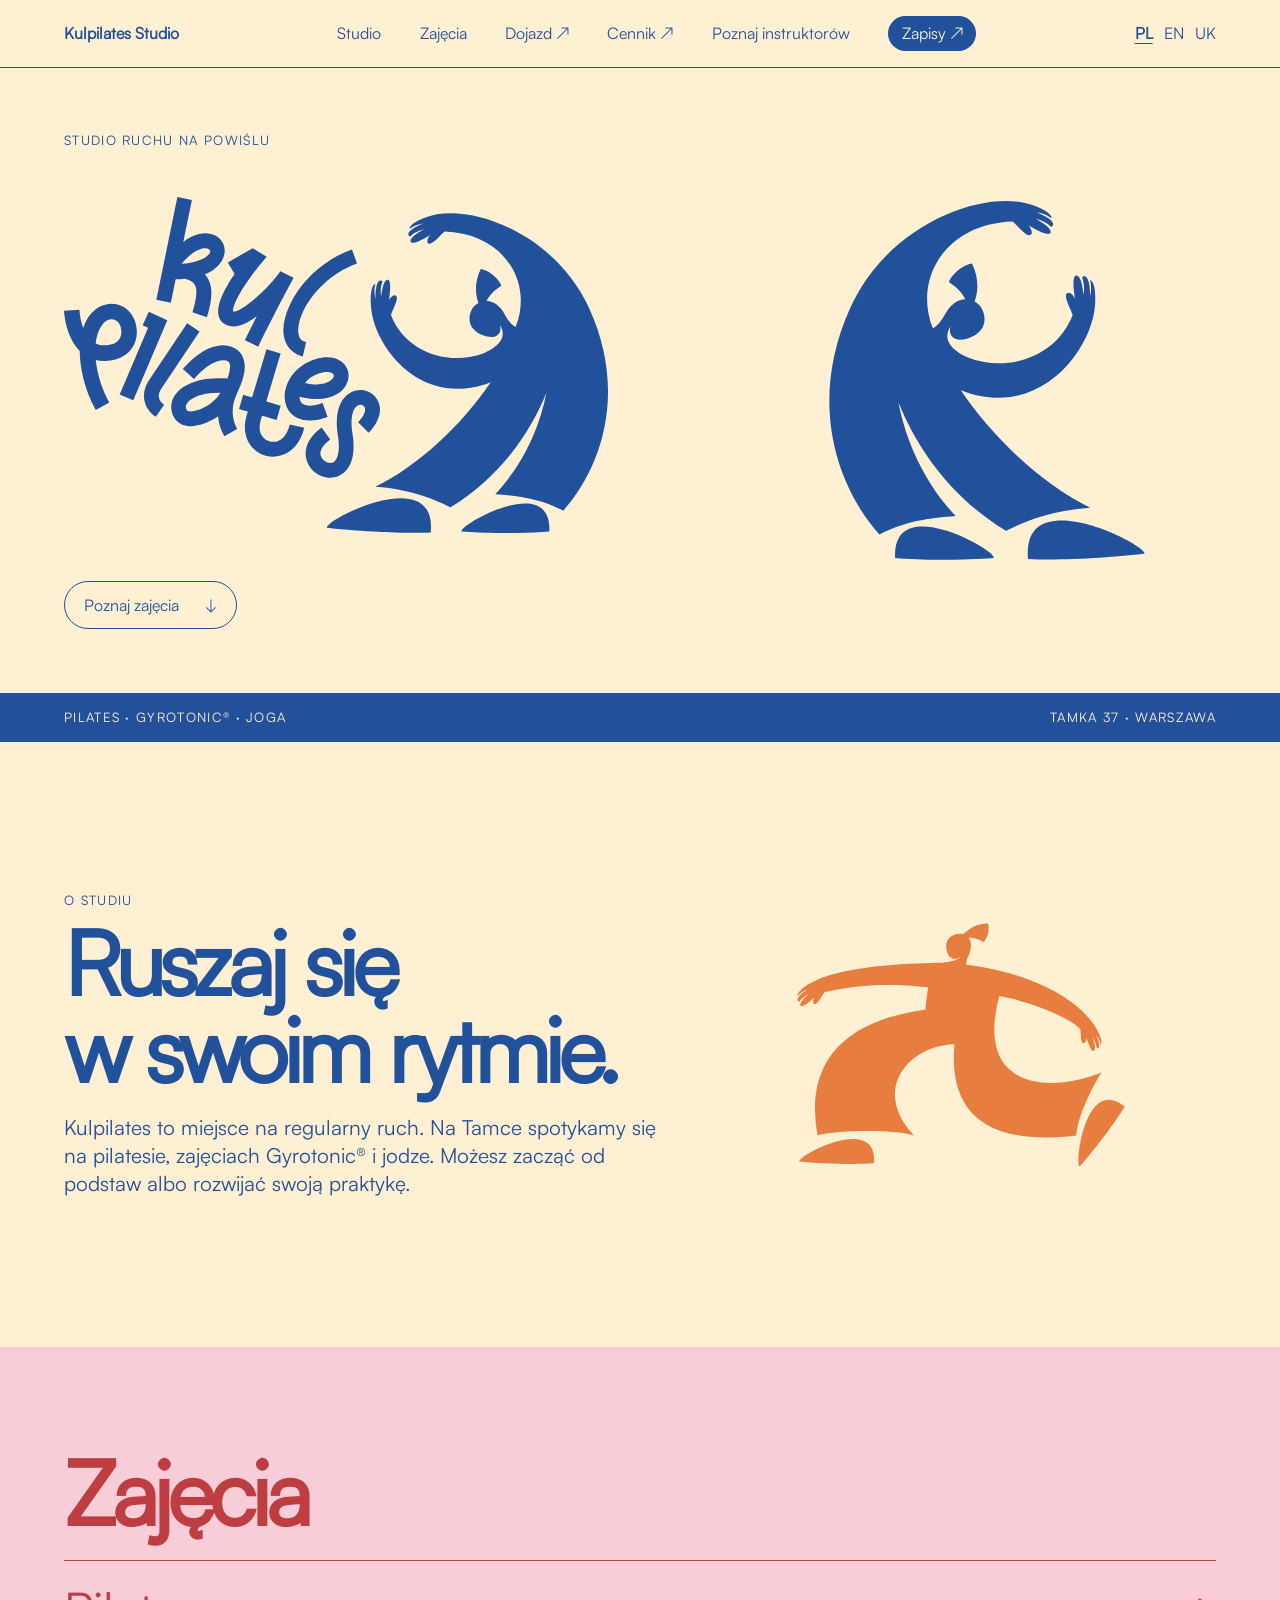
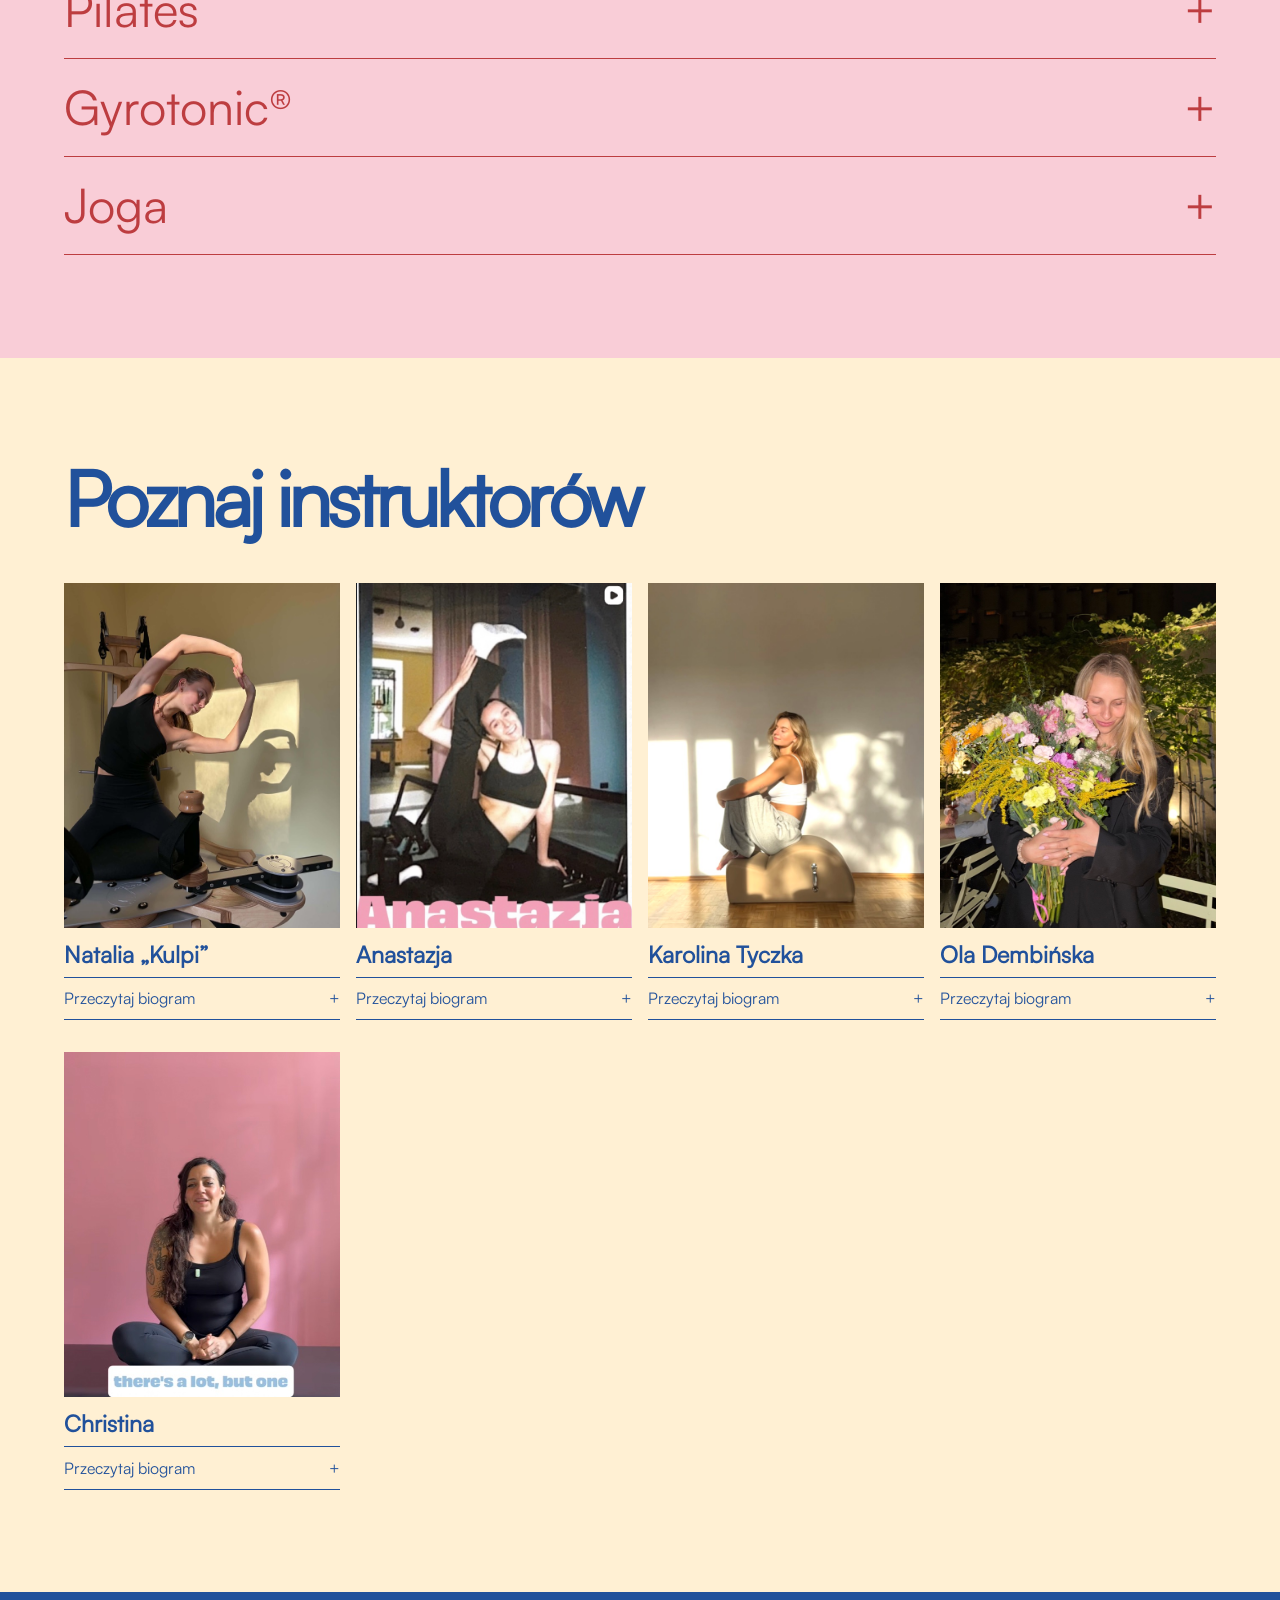
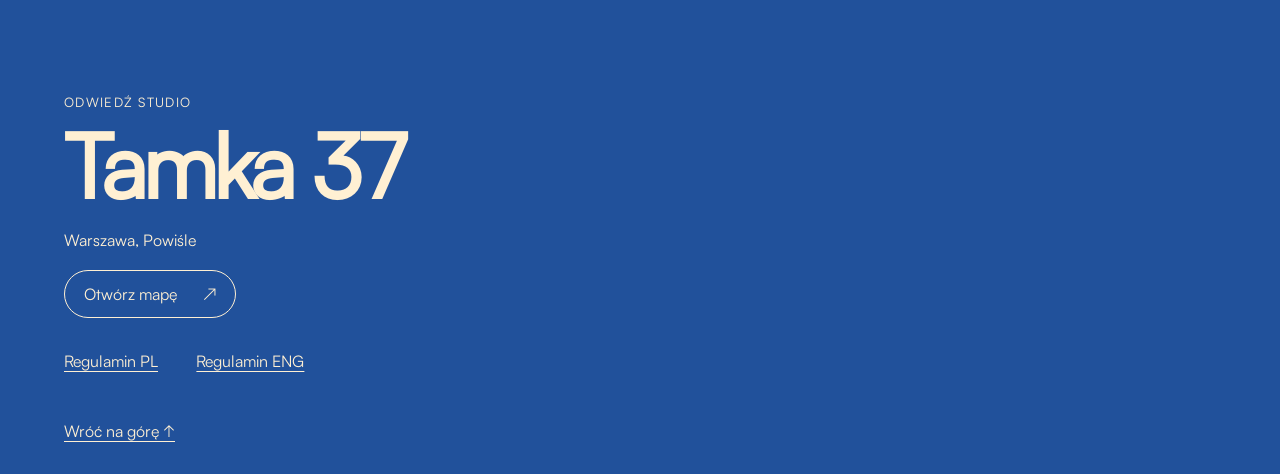
<file: index.html>
<!doctype html>
<html lang="pl">
<head>
  <meta charset="utf-8">
  <meta name="viewport" content="width=device-width, initial-scale=1">
  <meta name="description" content="Kulpilates Studio na warszawskim Powiślu. Pilates, Gyrotonic® i joga przy Tamce 37.">
  <title>Kulpilates Studio · Warszawa</title>
  <link rel="stylesheet" href="style.css">
</head>
<body id="top">
  <header class="header">
    <a class="home" href="#top" aria-label="Kulpilates — początek strony">Kulpilates Studio</a>
    <nav aria-label="Nawigacja główna">
      <a href="#studio">Studio</a>
      <a href="#zajecia">Zajęcia</a>
      <a href="#adres">Dojazd ↗</a>
      <a href="https://app.fitssey.com/kulpilates-studio/frontoffice/pricing/classes">Cennik ↗</a>
      <a href="#instruktorzy">Poznaj instruktorów</a>
      <a class="booking" href="https://app.fitssey.com/kulpilates-studio/frontoffice">Zapisy ↗</a>
    </nav>
    <nav class="languages" aria-label="Język strony"><a href="index.html" hreflang="pl" lang="pl" aria-label="Polski" aria-current="page">PL</a><a href="en.html" hreflang="en" lang="en" aria-label="English">EN</a><a href="uk.html" hreflang="uk" lang="uk" aria-label="Українська">UK</a></nav>
  </header>
  <main>
    <section class="hero" aria-label="Kulpilates Studio">
      <div class="hero-copy">
        <p class="label">Studio ruchu na Powiślu</p>
        <h1><img src="assets/logo.svg" alt="Kulpilates"></h1>
        <a class="button" href="#zajecia">Poznaj zajęcia <span aria-hidden="true">↓</span></a>
      </div>
      <div class="hero-art"><img src="assets/ruch.svg" alt=""></div>
    </section>
    <div class="strip"><span>Pilates · Gyrotonic® · Joga</span><span>Tamka 37 · Warszawa</span></div>
    <section class="intro" id="studio">
      <div>
        <p class="label">O studiu</p>
        <h2>Ruszaj się<br>w swoim rytmie.</h2>
        <p>Kulpilates to miejsce na regularny ruch. Na Tamce spotykamy się na pilatesie, zajęciach Gyrotonic® i jodze. Możesz zacząć od podstaw albo rozwijać swoją praktykę.</p>
      </div>
      <img src="assets/studio.svg" alt="" loading="lazy">
    </section>
    <section class="classes" id="zajecia">
      <h2>Zajęcia</h2>
      <details>
        <summary>Pilates</summary>
        <div class="class-copy"><p>Pilates łączy wzmacnianie mięśni, mobilność, precyzję i świadomy oddech. Na reformerze sprężyny i ruchoma platforma pozwalają dopasować opór do możliwości ćwiczącej osoby.</p>
<p>W studiu prowadzimy pilates na reformerze, na macie i trening obwodowy na sprzęcie. Możesz wybrać kameralną grupę lub sesję indywidualną. Wcześniejsze doświadczenie nie jest potrzebne.</p>
          <a class="class-book" href="https://app.fitssey.com/kulpilates-studio/frontoffice">Zarezerwuj w Fitssey ↗</a>
        </div>
      </details>
      <details>
        <summary>Gyrotonic®</summary>
        <div class="class-copy"><p>GYROTONIC® łączy płynne ruchy koliste i spiralne ze świadomym oddechem. Specjalistyczny sprzęt pozwala pracować w wielu płaszczyznach i rozwijać mobilność kręgosłupa, siłę i koordynację.</p>
<p>Prowadzimy wyłącznie sesje indywidualne i dopasowujemy je do Twoich możliwości i celów. Możesz zacząć bez wcześniejszego doświadczenia.</p>
<p>Pakiet na początek obejmuje 3 sesje indywidualne za 600 zł. Jest ważny przez miesiąc od pierwszej wizyty.</p>
          <div class="gyro-gallery">
      <img src="photos/gyro-1.jpg" alt="Ćwiczenie na sprzęcie GYROTONIC®" loading="lazy">
      <img src="photos/gyro-2.jpg" alt="Ćwiczenie na sprzęcie GYROTONIC®" loading="lazy">
    </div><a class="class-book" href="https://app.fitssey.com/kulpilates-studio/frontoffice">Zarezerwuj w Fitssey ↗</a>
        </div>
      </details>
      <details>
        <summary>Joga</summary>
        <div class="class-copy"><p>Joga łączy ruch, świadomy oddech i uważność. W kameralnej grupie pracujemy nad siłą, mobilnością, równowagą i płynnością ruchu. Zostawiamy też czas na relaksację.</p>
<p>Możesz zacząć bez wcześniejszego doświadczenia i ćwiczyć w swoim tempie.</p>
          <a class="class-book" href="https://app.fitssey.com/kulpilates-studio/frontoffice">Zarezerwuj w Fitssey ↗</a>
        </div>
      </details>
    </section>
    <section class="team" id="instruktorzy">
      <h2>Poznaj instruktorów</h2>
      <div class="profile-grid"><article class="profile">
      <img src="photos/kulpi.jpg" alt="Natalia „Kulpi”" width="400" height="500" loading="lazy">
      <h3>Natalia „Kulpi”</h3>
      <details><summary>Przeczytaj biogram<span class="visually-hidden"> · Natalia „Kulpi”</span></summary>
      <p>Instruktorka pilatesu i jogi · studentka fizjoterapii</p>
<p>Cześć, tu Kulpi! Zaczęło się od tańca. Tańczyłam od dziecka i do dziś na zajęciach zwracam uwagę na to, jak jeden ruch przechodzi w kolejny. Później przyszły joga i pilates. W pilatesie szczególnie lubię to, że można pracować nad siłą i stabilnością, a jednocześnie szukać w ruchu lekkości.</p>
<p>W KulPilates prowadzę kameralne grupy, bo lubię mieć czas dla każdej osoby. Mogę podejść, podpowiedzieć drobną zmianę albo zaproponować inną wersję ćwiczenia. Zależy mi, żebyście czuli się na sali swobodnie i mogli powiedzieć, jak Wam się dzisiaj ćwiczy.</p>
<p>Mam też doświadczenie w prowadzeniu pilatesu dla kobiet w ciąży. Jeśli spodziewasz się dziecka, dobieram ćwiczenia do etapu ciąży, Twoich potrzeb i tego, jak się danego dnia czujesz. W miarę jak zmienia się Twoje ciało, wspólnie szukamy wygodnych pozycji i tempa, które Ci odpowiada.</p>
<p>Studiuję fizjoterapię, rozwijam swój warsztat w programie Comprehensive szkoły Polestar Pilates i szkolę się w metodzie GYROTONIC®. To, czego uczę się o anatomii i ruchu, zabieram ze sobą na salę.</p>
<p>Do zobaczenia w studiu!</p></details>
    </article>
<article class="profile">
      <img src="photos/anastazja.jpg" alt="Anastazja" width="400" height="500" loading="lazy">
      <h3>Anastazja</h3>
      <details><summary>Przeczytaj biogram<span class="visually-hidden"> · Anastazja</span></summary>
      <p>Przez 10 lat trenowałam gimnastykę artystyczną. Później zaczęłam uczyć gimnastyki dzieci, a od czterech lat prowadzę zajęcia grupowe i indywidualne. W pilatesie zakochałam się na macie. Ukończyłam kurs Polestar Pilates, a dziś w KulPilates spotkacie mnie także na reformerze.</p>
<p>Na zajęciach zależy mi na tym, żebyście rozumieli, po co wykonujemy dany ruch i jak poczuć pracę mięśni. Zwracam uwagę na precyzję i tak dobieram ćwiczenia, żeby równomiernie wzmacniać całe ciało. Moje ulubione ćwiczenie na reformerze to arabesque – lubię ten moment, kiedy mogę się wyciągnąć i poczuć, że w ciele jest jeszcze trochę więcej miejsca.</p>
<p>Jeśli to Wasz pierwszy raz na reformerze, zacznijmy spokojnie. Pokażę Wam, jak działa sprzęt, i opowiem, co będziemy robić. Zawsze jest u mnie miejsce na pytania i uśmiech. Do zobaczenia na zajęciach!</p></details>
    </article>
<article class="profile">
      <img src="photos/karolina.jpg" alt="Karolina Tyczka" width="400" height="500" loading="lazy">
      <h3>Karolina Tyczka</h3>
      <details><summary>Przeczytaj biogram<span class="visually-hidden"> · Karolina Tyczka</span></summary>
      <p>Instruktorka pilatesu</p>
<p>Hej, tu Karola! Czego możecie się spodziewać u mnie na zajęciach w KulPilates? Fanu, kontroli i precyzji. Lubię podpowiadać Wam takie drobne rzeczy, które potem przydają się na co dzień. Bo to, jak się ruszamy na zajęciach, ma też znaczenie poza salą.</p>
<p>A w grupach średniozaawansowanych? Teasery będą zawsze! Chętnie je Wam odczaruję. Zresztą, jeśli macie jakieś inne ćwiczenie, które przydałoby się odczarować, to mówcie śmiało.</p>
<p>See you u mnie na zajęciach!</p></details>
    </article>
<article class="profile">
      <img src="photos/ola.jpg" alt="Ola Dembińska" width="400" height="500" loading="lazy">
      <h3>Ola Dembińska</h3>
      <details><summary>Przeczytaj biogram<span class="visually-hidden"> · Ola Dembińska</span></summary>
      <p>Cześć, tu Ola! Lubię ruch w każdej postaci. Jestem certyfikowaną nauczycielką BASI Pilates Global Comprehensive</p>
<p>W swojej praktyce lubię łączyć płynność ruchu z uważnością na to, co dzieje się w ciele. Na zajęciach zwracam uwagę także na momenty między ćwiczeniami – na to, jak płynnie przejść z jednego ruchu do kolejnego, zachowując równowagę i kontrolę. Ważne jest dla mnie, żeby był przy tym czas na spokojną, świadomą pracę w swoim tempie.</p>
<p>Do zobaczenia w KulPilates!</p></details>
    </article>
<article class="profile">
      <img src="photos/christina.jpg" alt="Christina" width="400" height="500" loading="lazy">
      <h3>Christina</h3>
      <details><summary>Przeczytaj biogram<span class="visually-hidden"> · Christina</span></summary>
      <p>Instruktorka pilatesu</p>
<p>Cześć, tu Christina! Miałam chyba 12 lat, kiedy zaczęłam chodzić z mamą na pilates. Uczyłam się wtedy w domu, a te wspólne wyjścia na siłownię były dla mnie okazją, żeby trochę się poruszać. I tak pilates został ze mną do dziś. Na reformer trafiłam dopiero po przeprowadzce do Polski. Fajne jest to, że po tylu latach wciąż mogę w pilatesie odkrywać coś nowego.</p>
<p>Jedno z moich ulubionych ćwiczeń na reformerze? Klasyk – feet in straps, czyli stopy w paskach. Naprawdę mnie odpręża. Łatwiej mi wtedy poczuć swoje ciało, a do tego czuję się całkiem elegancko!</p>
<p>Chciałabym, żeby po zajęciach zostało Wam takie poczucie: „To była chwila dla mnie. Udało mi się zrobić coś dobrego dla swojego ciała”. A jeśli wyjdziecie z sali z odrobiną więcej energii i lepszym wyczuciem własnego ciała, to już w ogóle super.</p>
<p>W KulPilates spotkacie mnie we wtorki o 19:00 na grupowych zajęciach na reformerze. Jeśli wolicie poćwiczyć ze mną indywidualnie, dajcie znać – znajdziemy wspólny termin.</p></details>
    </article></div>
    </section>
  </main>
  <footer id="adres">
    <p class="label">Odwiedź studio</p>
    <h2>Tamka 37</h2>
    <p>Warszawa, Powiśle</p>
    <a class="button" href="https://www.google.com/maps/search/?api=1&amp;query=Kulpilates+Studio+Tamka+37+Warszawa">Otwórz mapę <span aria-hidden="true">↗</span></a>
    <nav class="legal" aria-label="Dokumenty studia">
      <a href="regulamin-pl.html" hreflang="pl">Regulamin PL</a>
      <a href="regulamin-en.html" hreflang="en">Regulamin ENG</a>
    </nav>
    <a class="back" href="#top">Wróć na górę ↑</a>
  </footer>
</body>
</html>
</file>
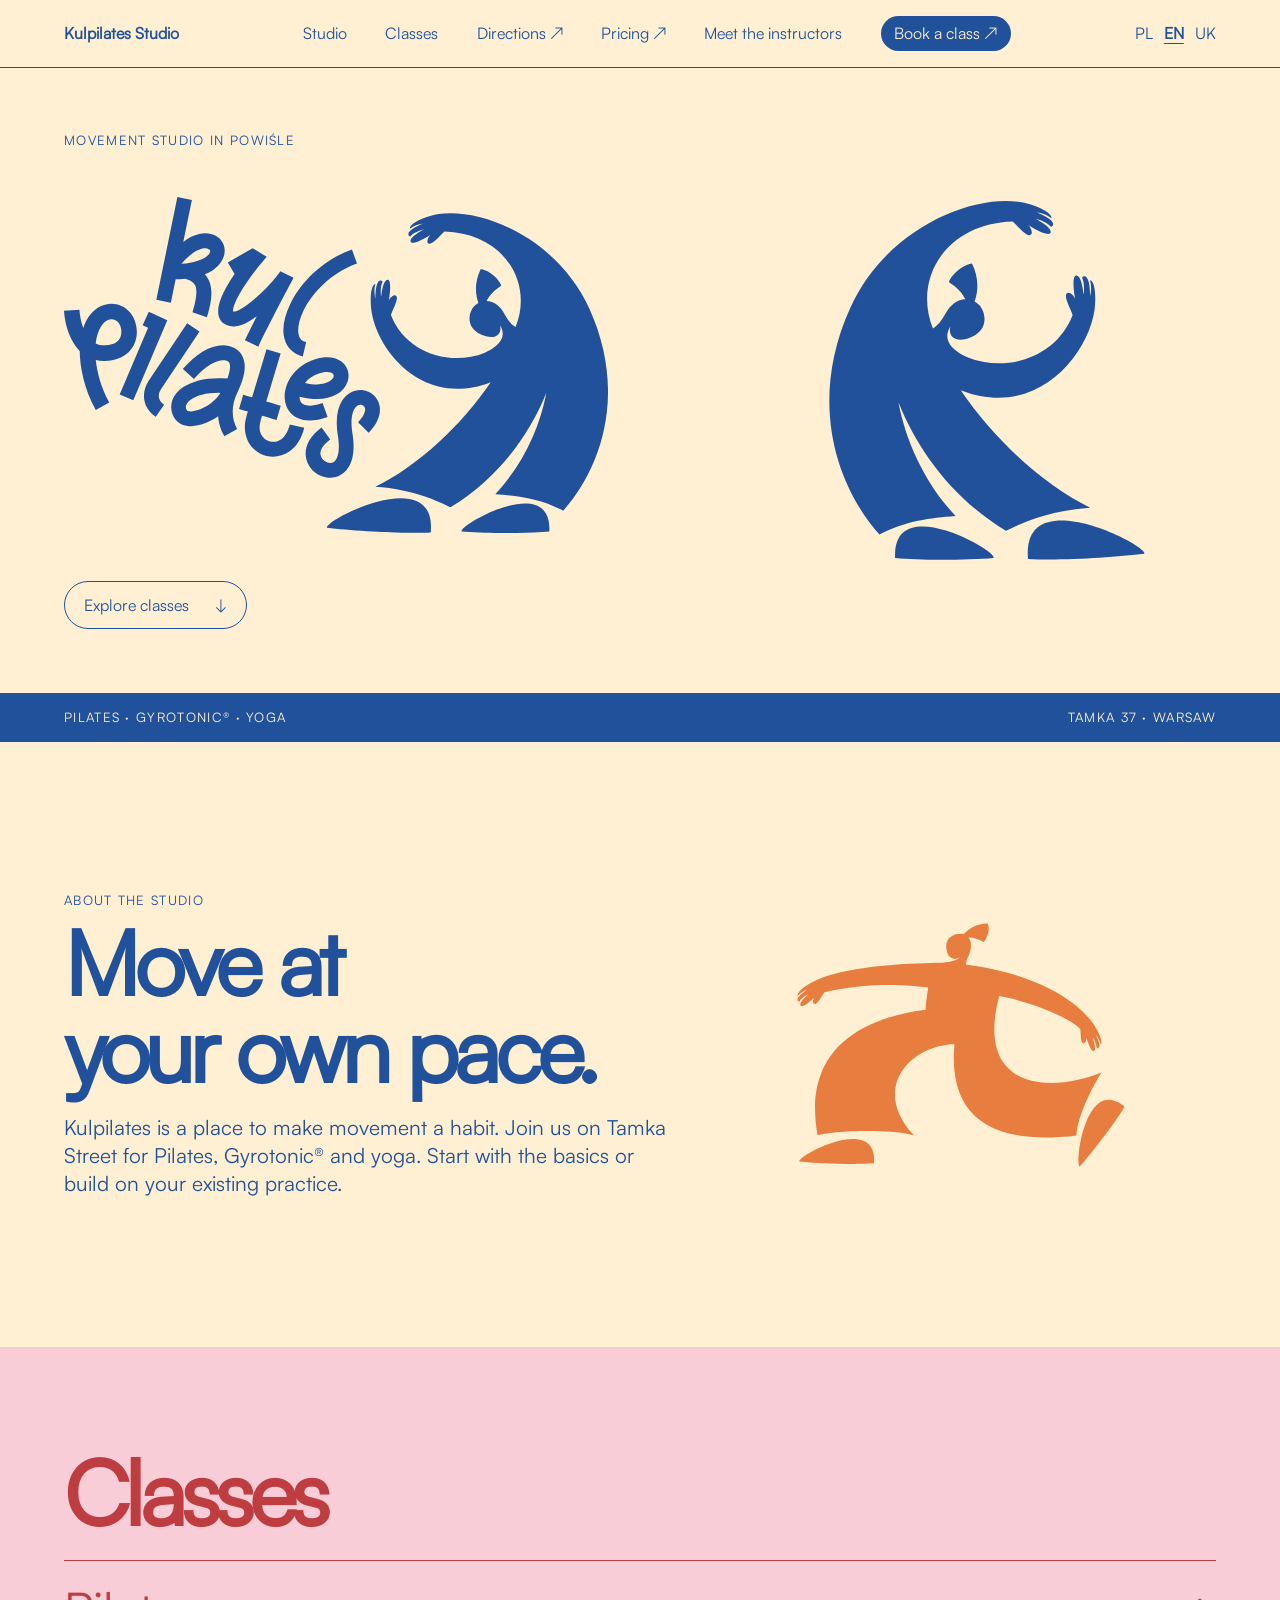
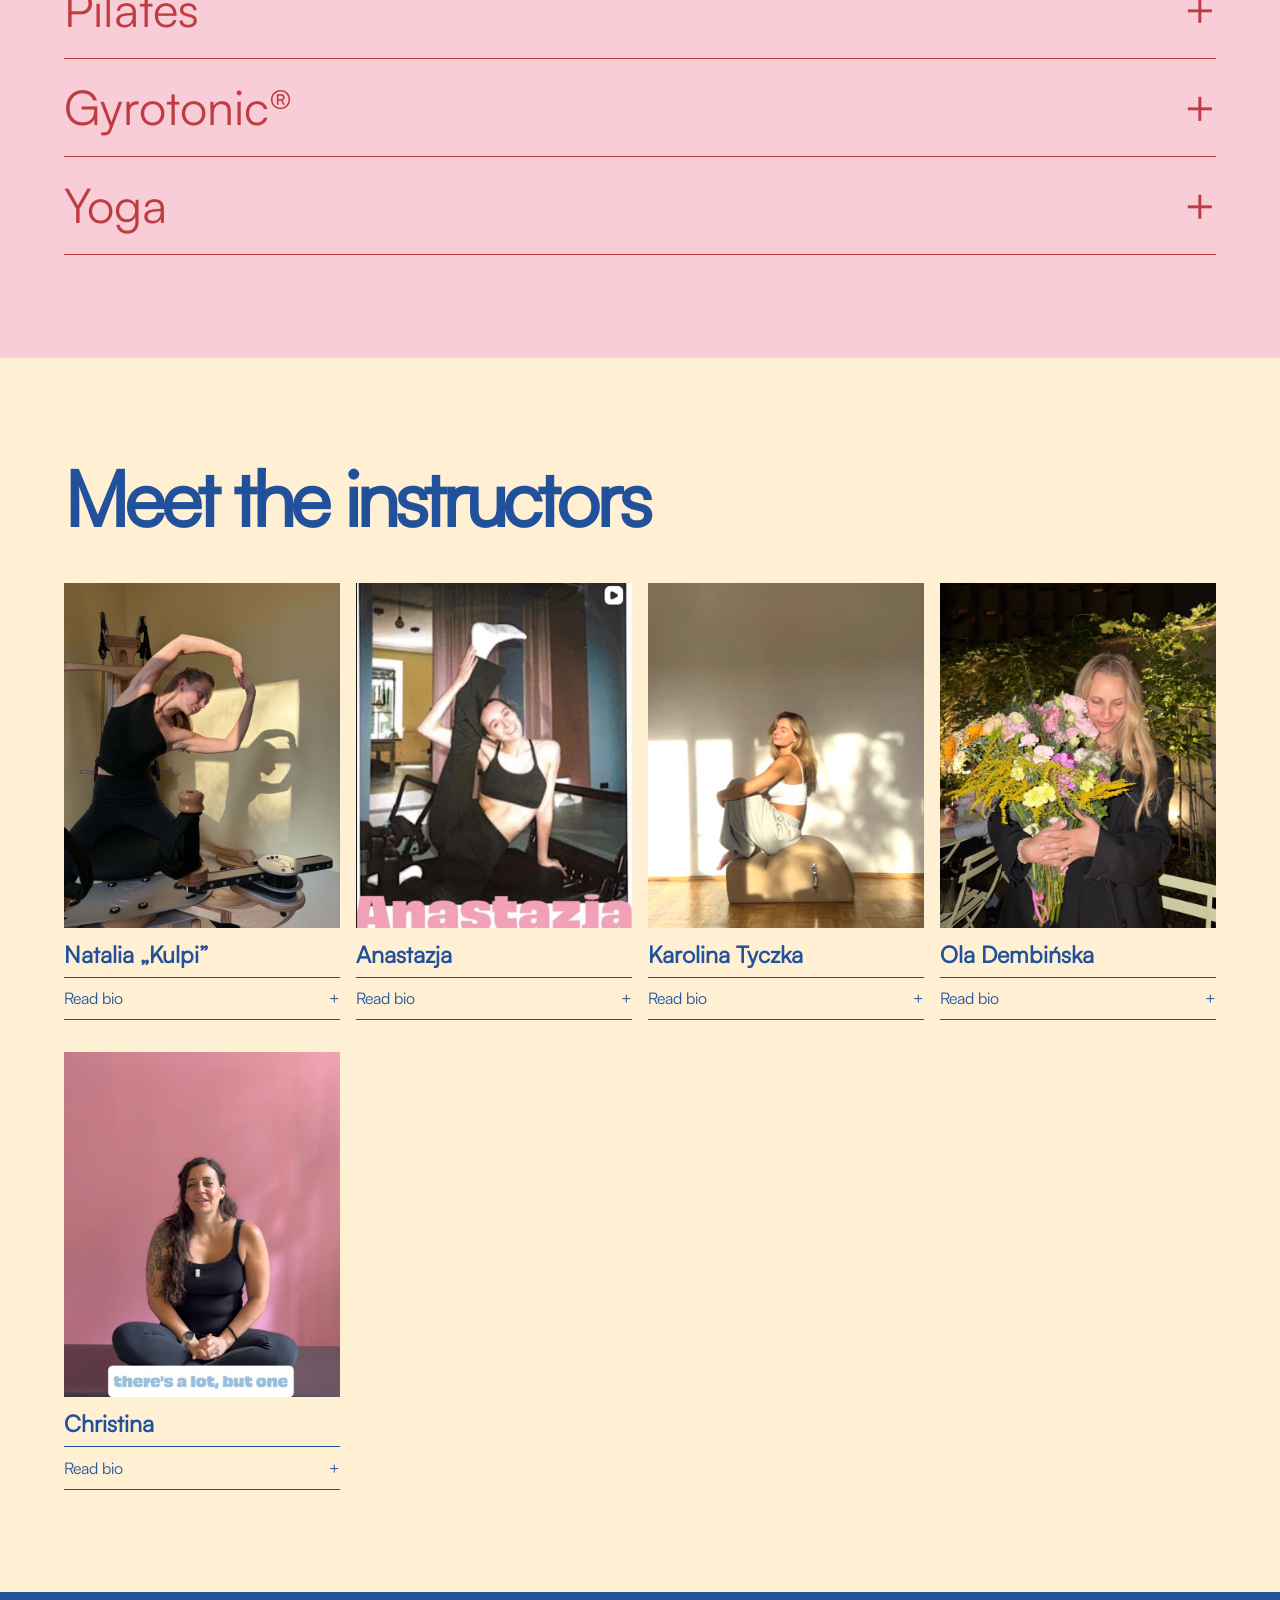
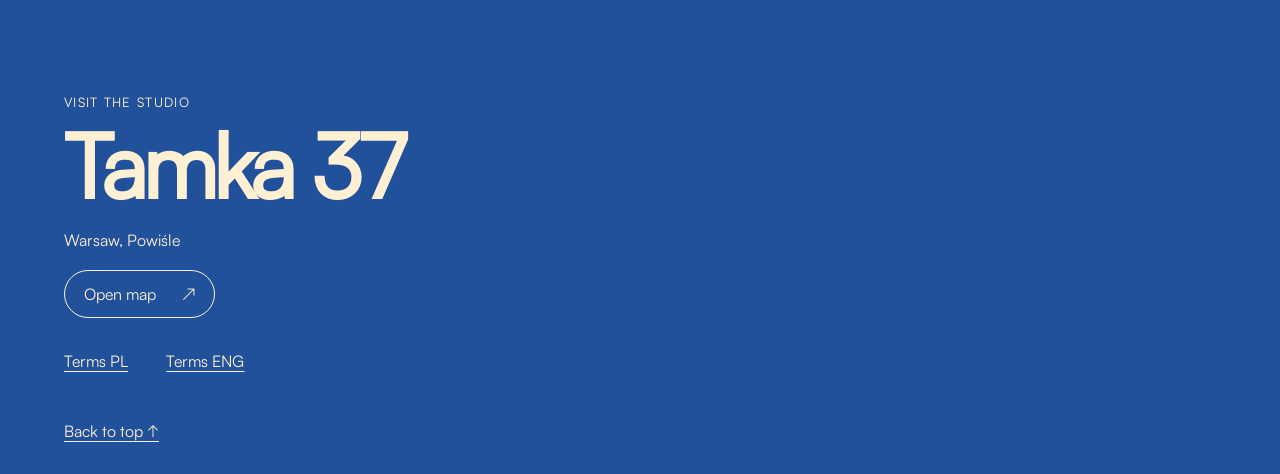
<file: en.html>
<!doctype html>
<html lang="en">
<head>
  <meta charset="utf-8">
  <meta name="viewport" content="width=device-width, initial-scale=1">
  <meta name="description" content="Kulpilates Studio in Warsaw’s Powiśle district. Pilates, Gyrotonic® and yoga at Tamka 37.">
  <title>Kulpilates Studio · Warsaw</title>
  <link rel="stylesheet" href="style.css">
</head>
<body id="top">
  <header class="header">
    <a class="home" href="#top" aria-label="Kulpilates — top of page">Kulpilates Studio</a>
    <nav aria-label="Main navigation">
      <a href="#studio">Studio</a>
      <a href="#zajecia">Classes</a>
      <a href="#adres">Directions ↗</a>
      <a href="https://app.fitssey.com/kulpilates-studio/frontoffice/pricing/classes">Pricing ↗</a>
      <a href="#instruktorzy">Meet the instructors</a>
      <a class="booking" href="https://app.fitssey.com/kulpilates-studio/frontoffice">Book a class ↗</a>
    </nav>
    <nav class="languages" aria-label="Page language"><a href="index.html" hreflang="pl" lang="pl" aria-label="Polski">PL</a><a href="en.html" hreflang="en" lang="en" aria-label="English" aria-current="page">EN</a><a href="uk.html" hreflang="uk" lang="uk" aria-label="Українська">UK</a></nav>
  </header>
  <main>
    <section class="hero" aria-label="Kulpilates Studio">
      <div class="hero-copy">
        <p class="label">Movement studio in Powiśle</p>
        <h1><img src="assets/logo.svg" alt="Kulpilates"></h1>
        <a class="button" href="#zajecia">Explore classes <span aria-hidden="true">↓</span></a>
      </div>
      <div class="hero-art"><img src="assets/ruch.svg" alt=""></div>
    </section>
    <div class="strip"><span>Pilates · Gyrotonic® · Yoga</span><span>Tamka 37 · Warsaw</span></div>
    <section class="intro" id="studio">
      <div>
        <p class="label">About the studio</p>
        <h2>Move at<br>your own pace.</h2>
        <p>Kulpilates is a place to make movement a habit. Join us on Tamka Street for Pilates, Gyrotonic® and yoga. Start with the basics or build on your existing practice.</p>
      </div>
      <img src="assets/studio.svg" alt="" loading="lazy">
    </section>
    <section class="classes" id="zajecia">
      <h2>Classes</h2>
      <details>
        <summary>Pilates</summary>
        <div class="class-copy"><p>Pilates combines strengthening, mobility, precise movement and conscious breathing. Springs and a moving platform on the reformer allow us to adjust the resistance to each person.</p>
<p>We offer reformer, mat and equipment circuit Pilates in small groups, as well as private sessions. Beginners are welcome.</p>
          <a class="class-book" href="https://app.fitssey.com/kulpilates-studio/frontoffice">Book on Fitssey ↗</a>
        </div>
      </details>
      <details>
        <summary>Gyrotonic®</summary>
        <div class="class-copy"><p>GYROTONIC® combines flowing circular and spiral movements with conscious breathing. Specialised equipment lets you move in multiple planes to build spinal mobility, strength and coordination.</p>
<p>Sessions are one-to-one and adapted to your abilities and goals. No previous experience is needed.</p>
<p>The introductory package includes 3 private sessions for PLN 600 and is valid for one month from your first visit.</p>
          <div class="gyro-gallery">
      <img src="photos/gyro-1.jpg" alt="Exercise on GYROTONIC® equipment" loading="lazy">
      <img src="photos/gyro-2.jpg" alt="Exercise on GYROTONIC® equipment" loading="lazy">
    </div><a class="class-book" href="https://app.fitssey.com/kulpilates-studio/frontoffice">Book on Fitssey ↗</a>
        </div>
      </details>
      <details>
        <summary>Yoga</summary>
        <div class="class-copy"><p>Yoga combines movement, conscious breathing and mindfulness. In a small group, we work on strength, mobility, balance and fluid movement, with time for relaxation.</p>
<p>Beginners are welcome and can practise at their own pace.</p>
          <a class="class-book" href="https://app.fitssey.com/kulpilates-studio/frontoffice">Book on Fitssey ↗</a>
        </div>
      </details>
    </section>
    <section class="team" id="instruktorzy">
      <h2>Meet the instructors</h2>
      <div class="profile-grid"><article class="profile">
      <img src="photos/kulpi.jpg" alt="Natalia „Kulpi”" width="400" height="500" loading="lazy">
      <h3>Natalia „Kulpi”</h3>
      <details><summary>Read bio<span class="visually-hidden"> · Natalia „Kulpi”</span></summary>
      <p>Natalia came to yoga and Pilates through dance. She teaches small groups and adapts exercises to each person, including during pregnancy. She studies physiotherapy, is training with Polestar Pilates and is learning the GYROTONIC® method.</p></details>
    </article>
<article class="profile">
      <img src="photos/anastazja.jpg" alt="Anastazja" width="400" height="500" loading="lazy">
      <h3>Anastazja</h3>
      <details><summary>Read bio<span class="visually-hidden"> · Anastazja</span></summary>
      <p>Anastazja spent ten years training in rhythmic gymnastics and went on to teach children. She completed a Polestar Pilates course and teaches on the reformer, with an emphasis on precision, balanced strengthening and helping beginners get comfortable with the equipment.</p></details>
    </article>
<article class="profile">
      <img src="photos/karolina.jpg" alt="Karolina Tyczka" width="400" height="500" loading="lazy">
      <h3>Karolina Tyczka</h3>
      <details><summary>Read bio<span class="visually-hidden"> · Karolina Tyczka</span></summary>
      <p>Karolina brings fun, control and precision to her Pilates classes. She shares movement tips you can use outside the studio and regularly works on the teaser with intermediate groups.</p></details>
    </article>
<article class="profile">
      <img src="photos/ola.jpg" alt="Ola Dembińska" width="400" height="500" loading="lazy">
      <h3>Ola Dembińska</h3>
      <details><summary>Read bio<span class="visually-hidden"> · Ola Dembińska</span></summary>
      <p>Ola is a BASI Pilates Global Comprehensive certified teacher. She focuses on smooth transitions, balance and control, with time to pay attention to each movement at your own pace.</p></details>
    </article>
<article class="profile">
      <img src="photos/christina.jpg" alt="Christina" width="400" height="500" loading="lazy">
      <h3>Christina</h3>
      <details><summary>Read bio<span class="visually-hidden"> · Christina</span></summary>
      <p>Christina first went to Pilates with her mother and discovered the reformer after moving to Poland. Her favourite exercises include feet in straps. She teaches group reformer classes and also offers individual sessions by arrangement.</p></details>
    </article></div>
    </section>
  </main>
  <footer id="adres">
    <p class="label">Visit the studio</p>
    <h2>Tamka 37</h2>
    <p>Warsaw, Powiśle</p>
    <a class="button" href="https://www.google.com/maps/search/?api=1&amp;query=Kulpilates+Studio+Tamka+37+Warszawa">Open map <span aria-hidden="true">↗</span></a>
    <nav class="legal" aria-label="Studio documents">
      <a href="regulamin-pl.html?from=en" hreflang="pl">Terms PL</a>
      <a href="regulamin-en.html?from=en" hreflang="en">Terms ENG</a>
    </nav>
    <a class="back" href="#top">Back to top ↑</a>
  </footer>
</body>
</html>
</file>
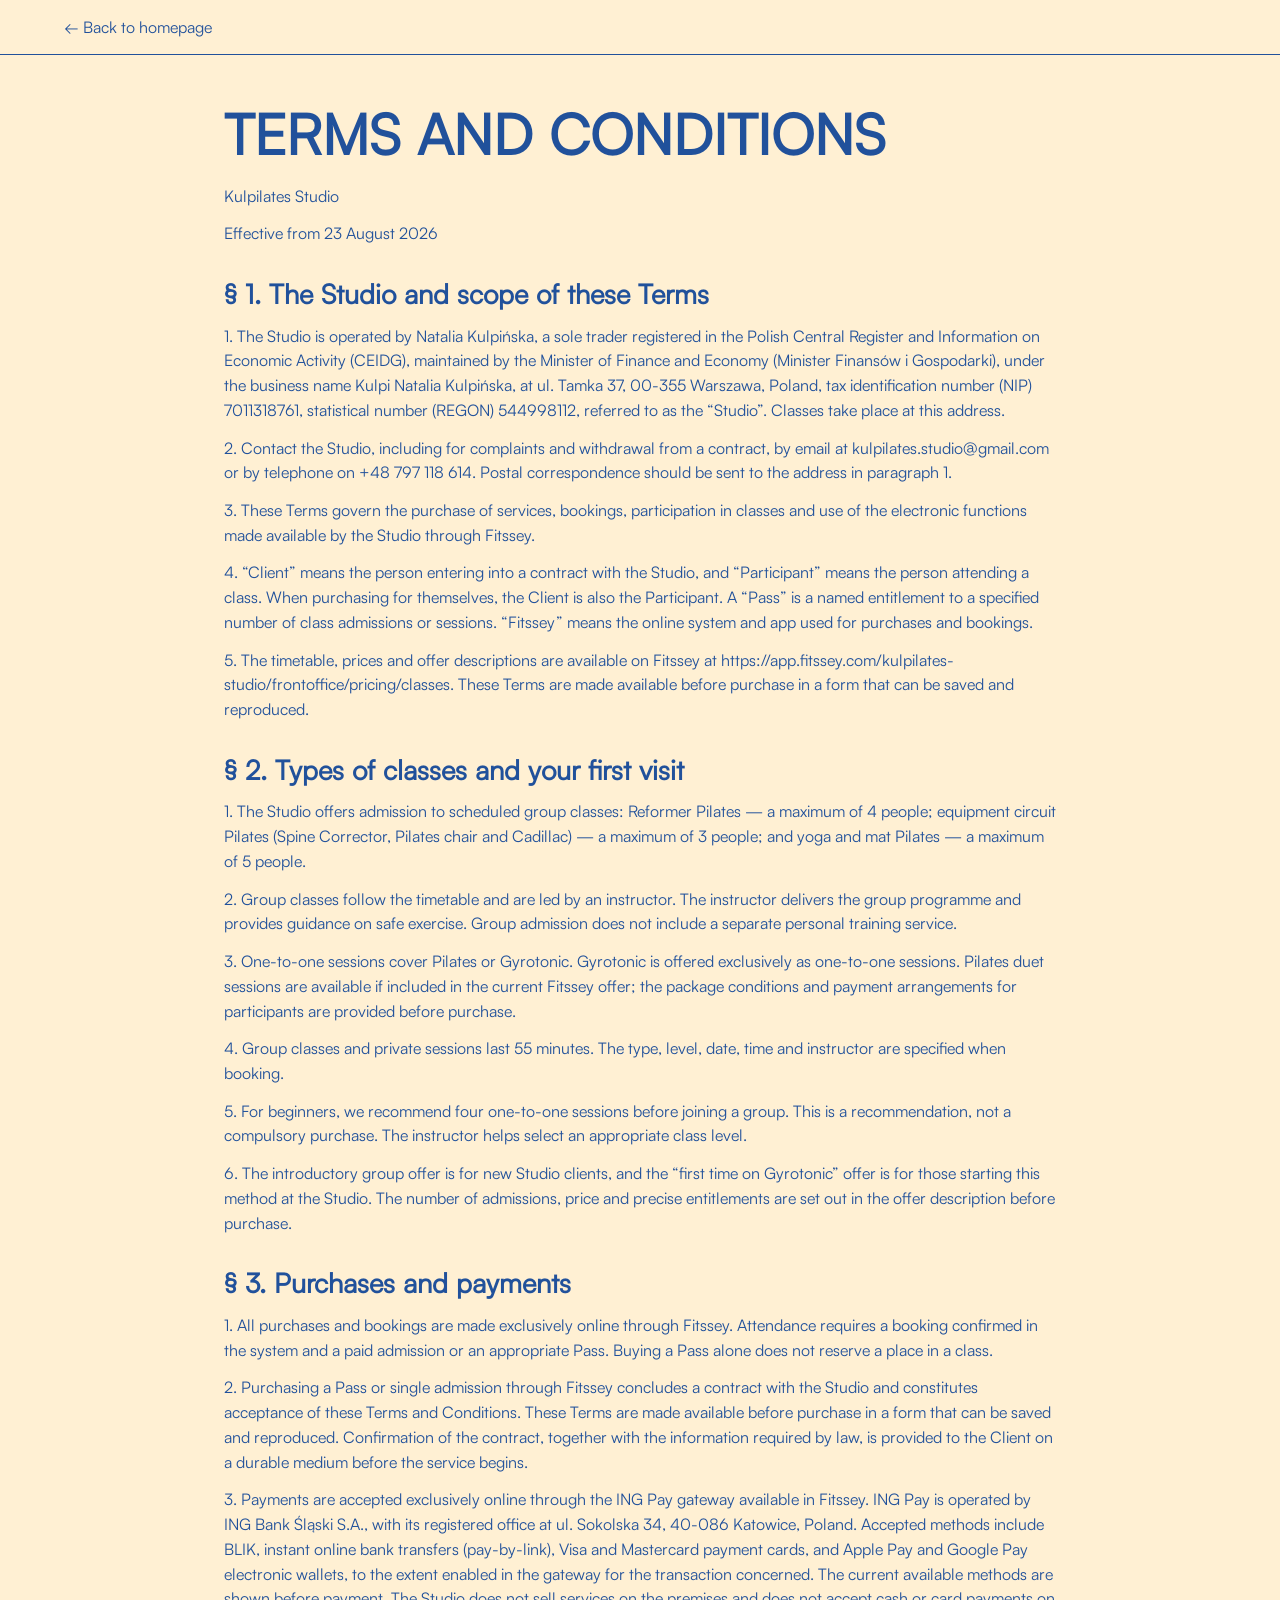
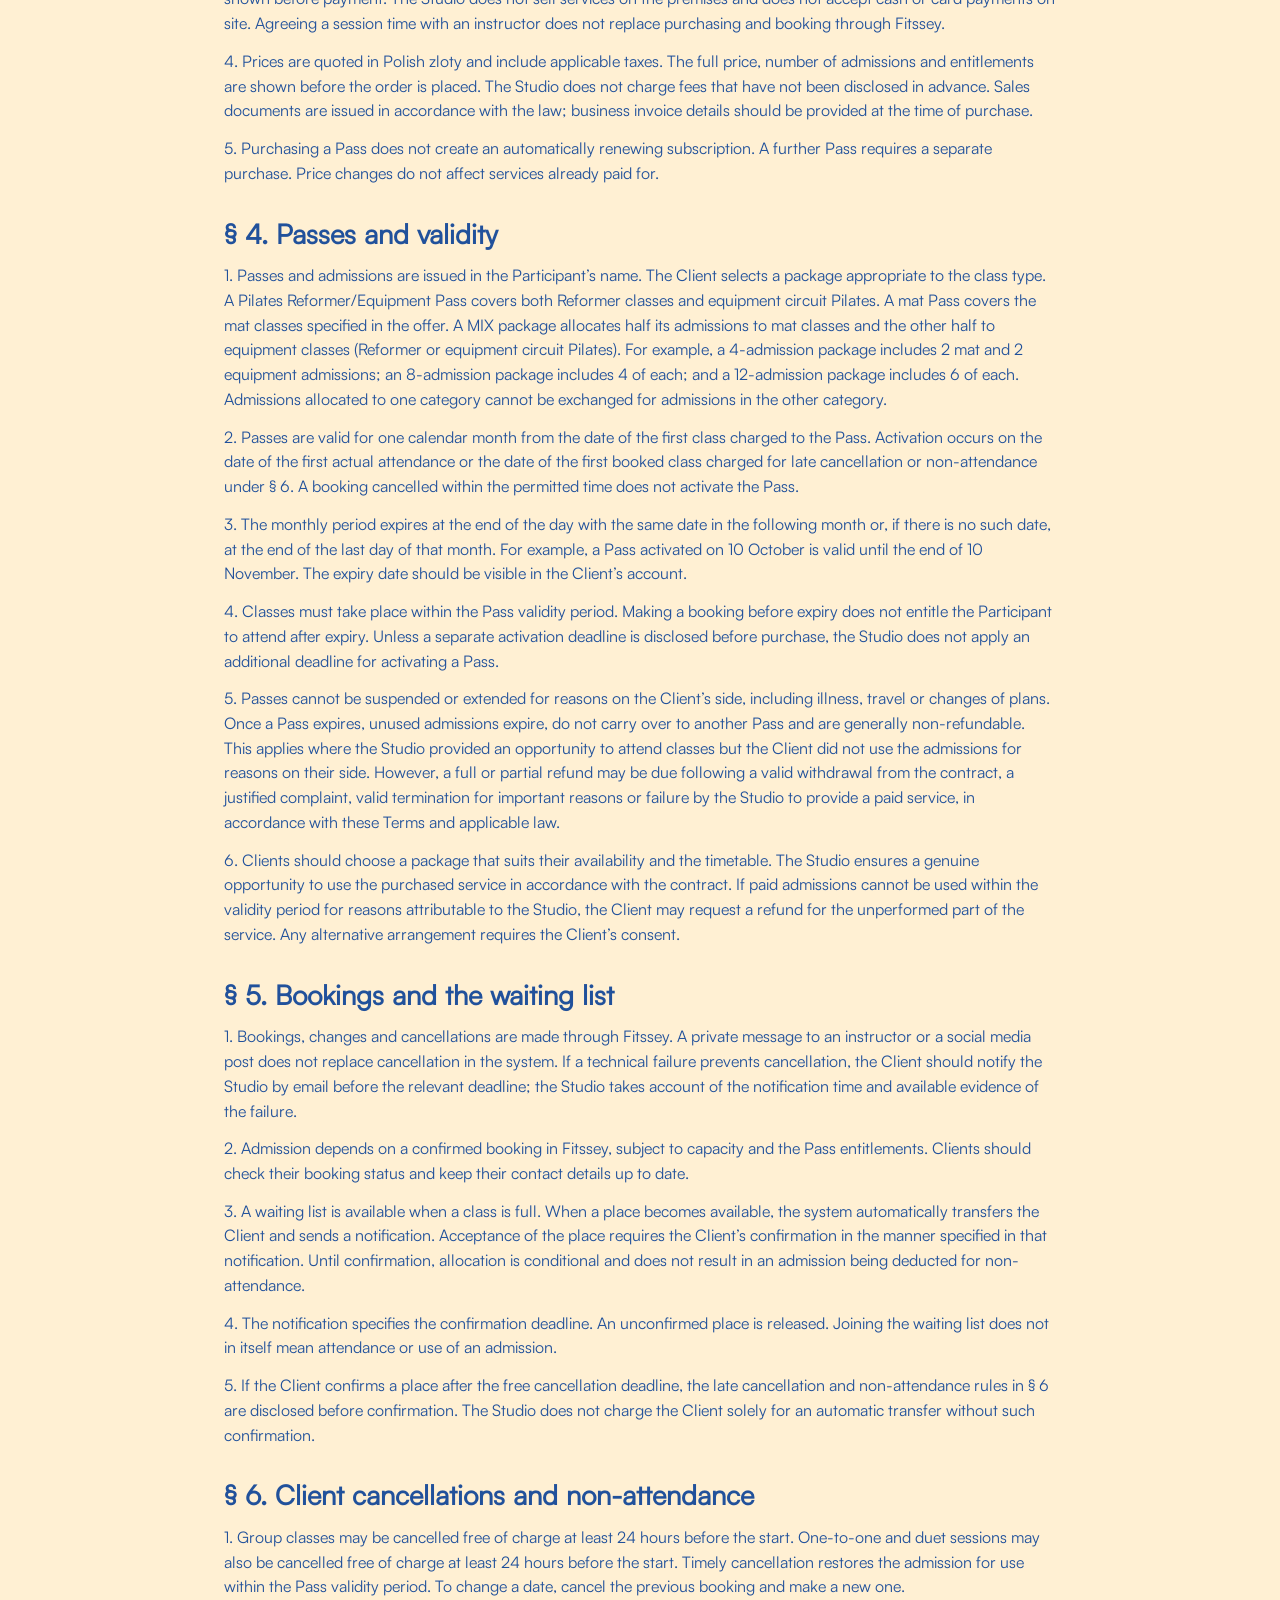
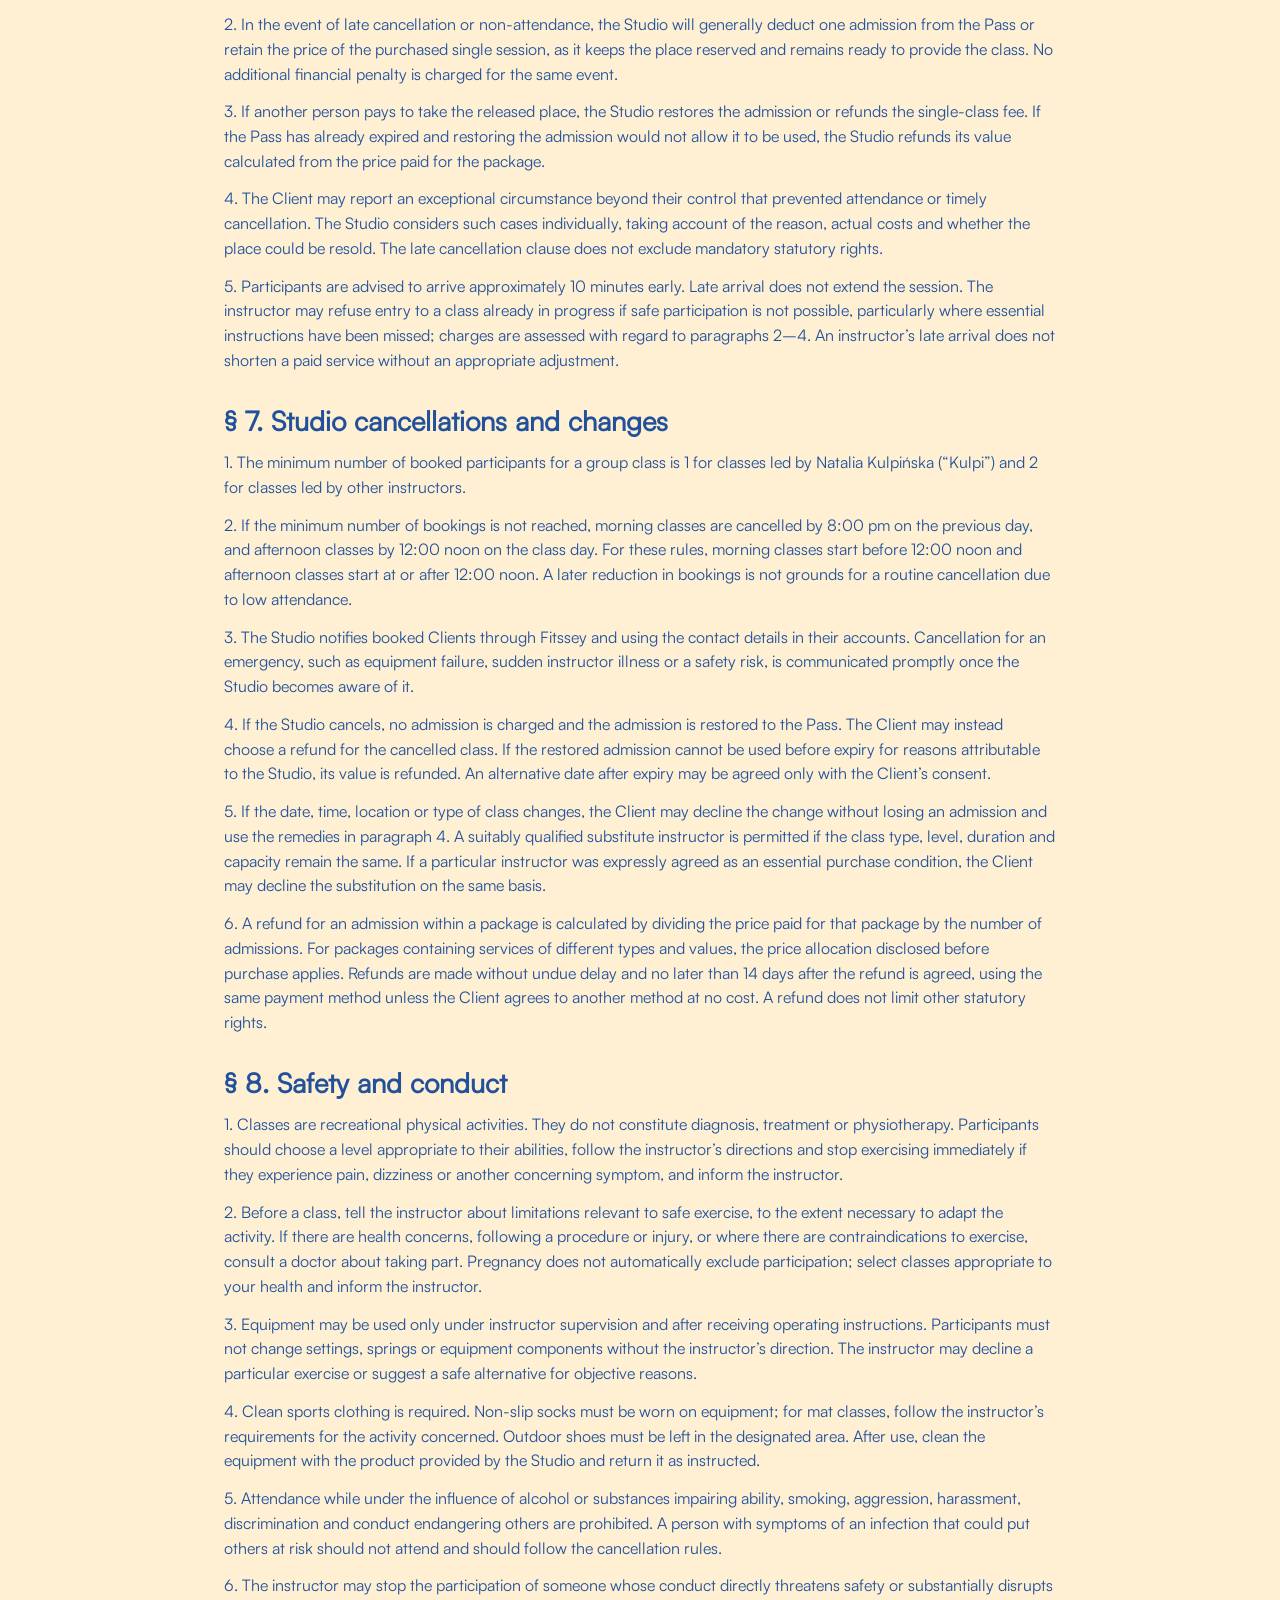
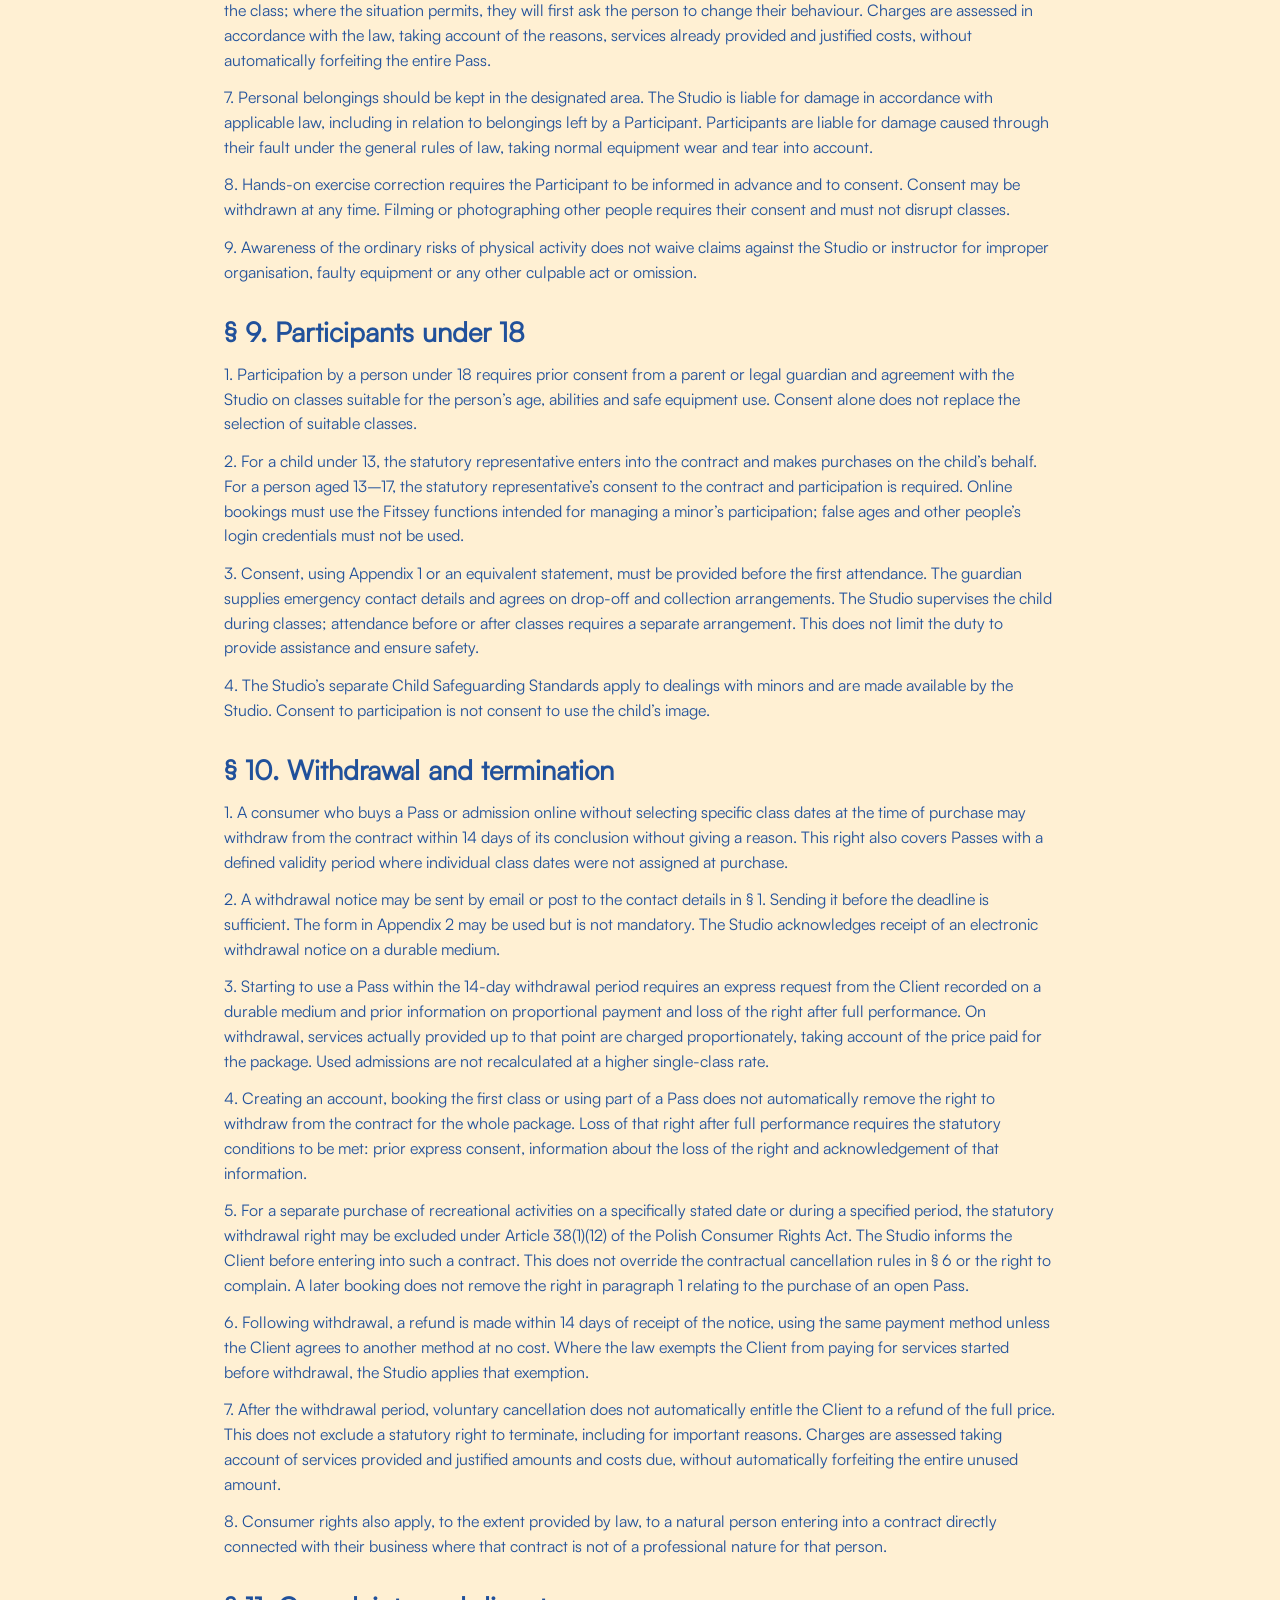
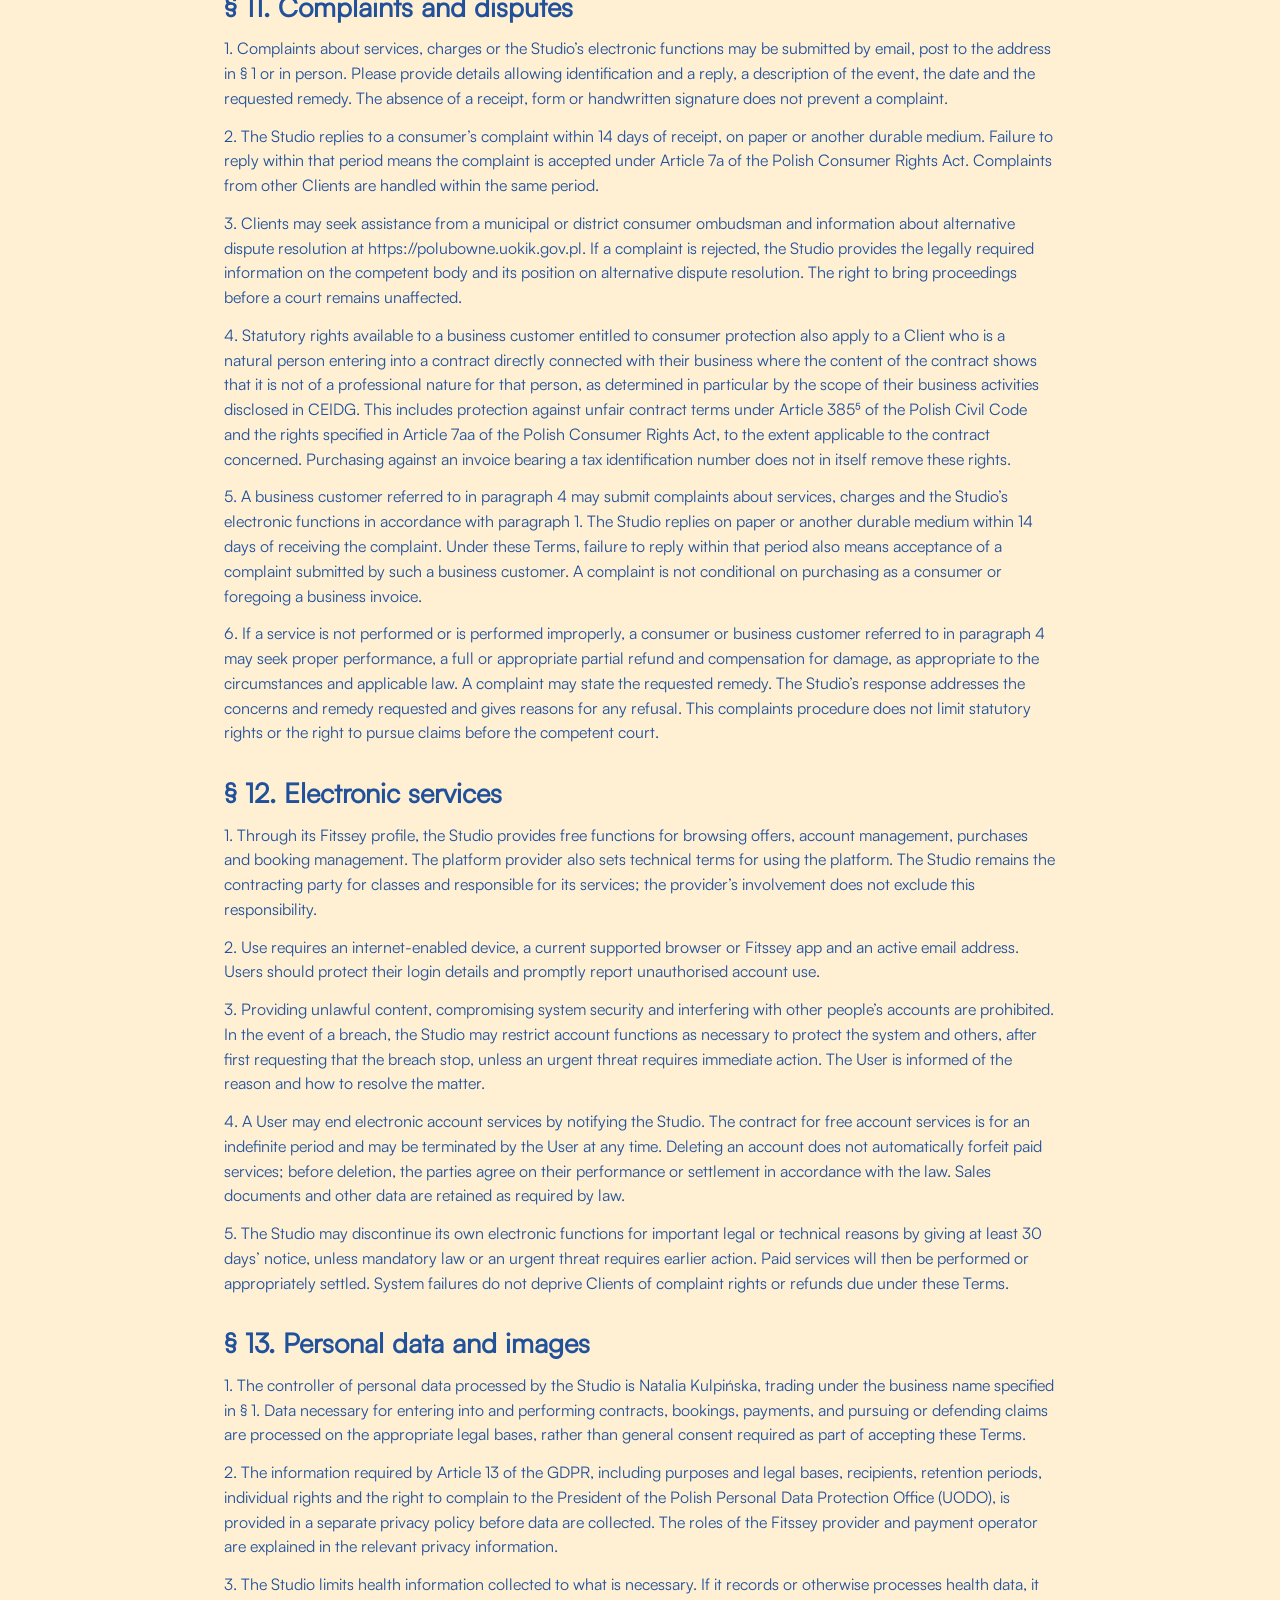
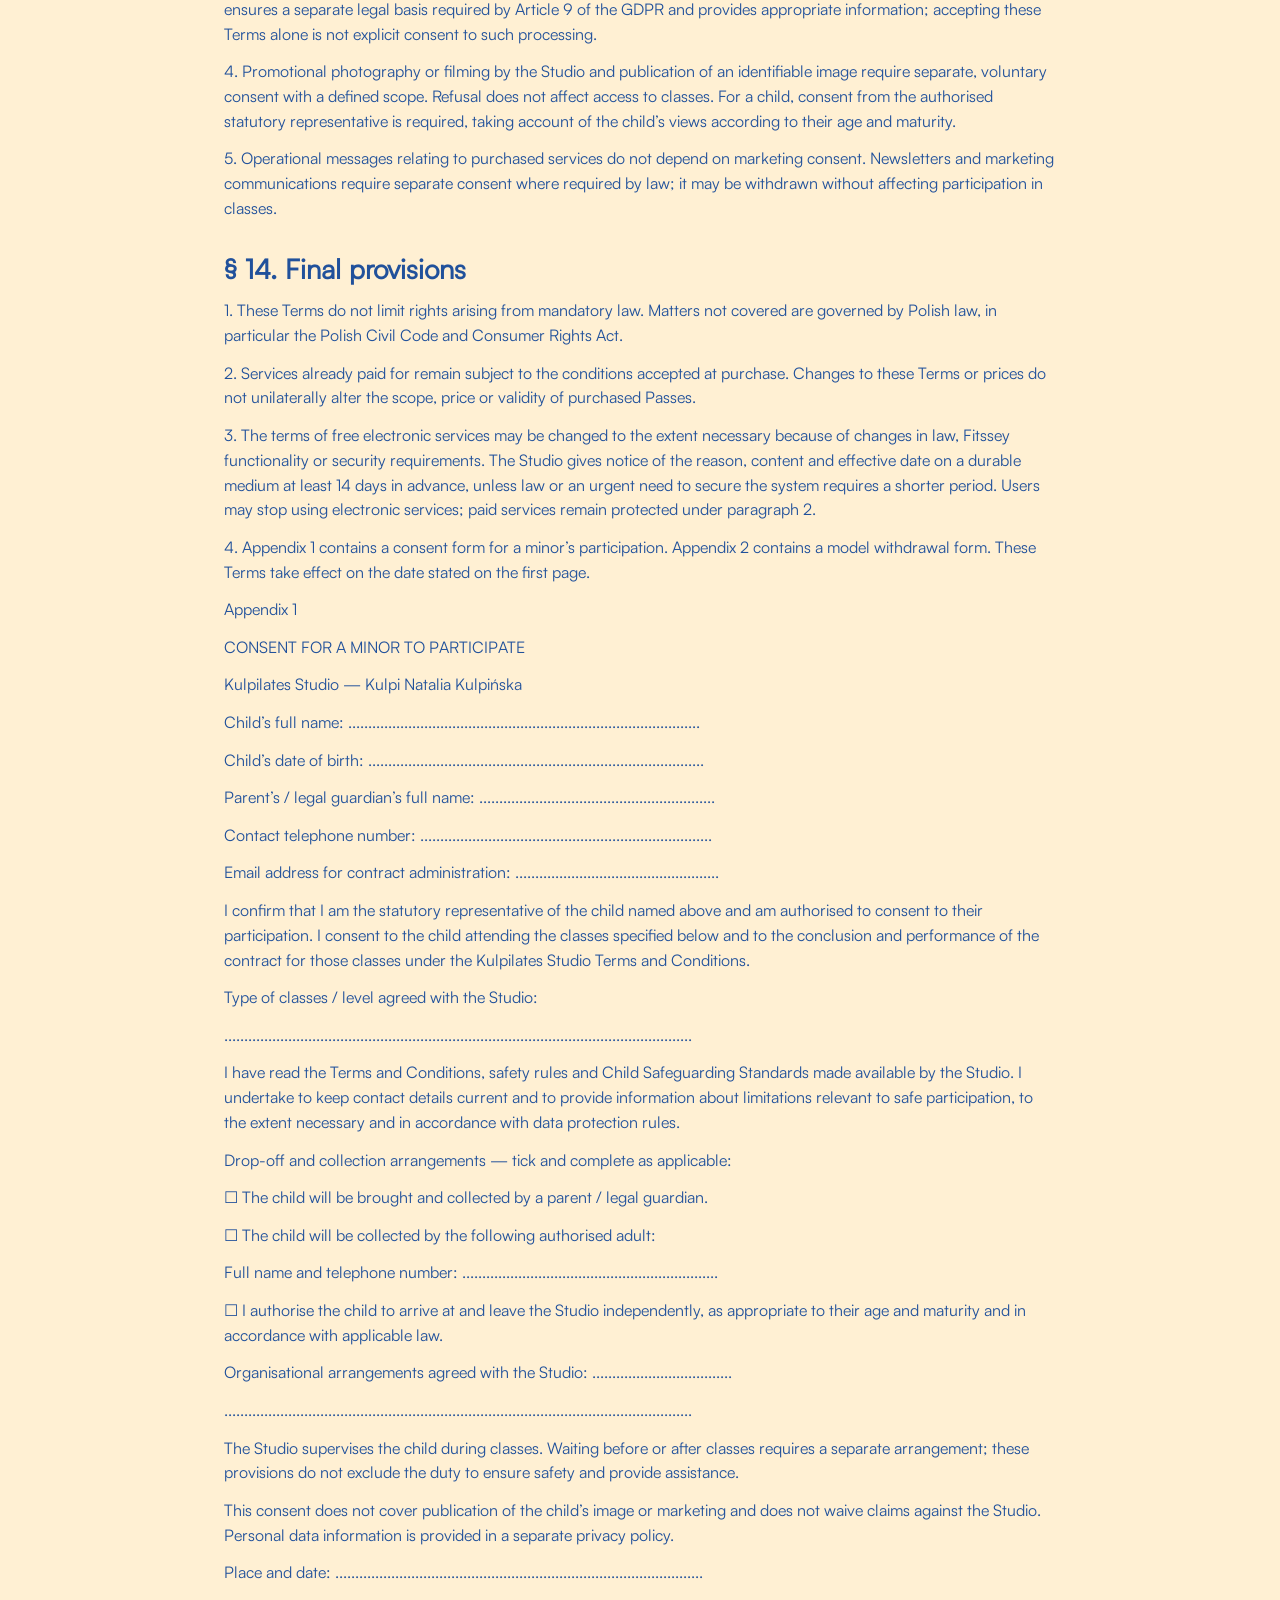
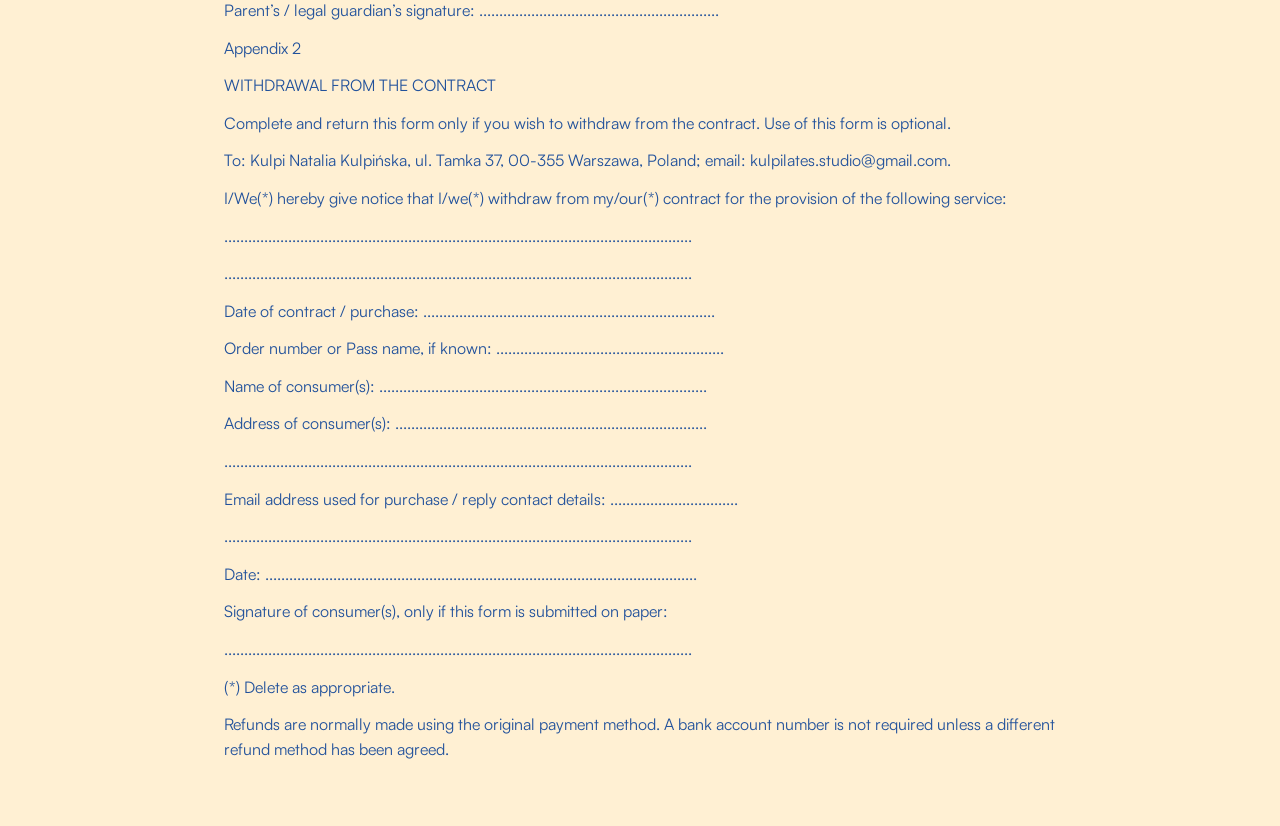
<file: regulamin-en.html>
<!doctype html>
<html lang="en">
<head>
  <meta charset="utf-8">
  <meta name="viewport" content="width=device-width, initial-scale=1">
  <title>Kulpilates Studio Terms and Conditions</title>
  <link rel="stylesheet" href="style.css">
  <script src="terms.js" defer></script>
</head>
<body>
  <header class="header"><a data-home href="en.html">← Back to homepage</a></header>
  <main class="terms">
<h1>TERMS AND CONDITIONS</h1>
<p>Kulpilates Studio</p>
<p>Effective from 23 August 2026</p>
<h2>§ 1. The Studio and scope of these Terms</h2>
<p>1. The Studio is operated by Natalia Kulpińska, a sole trader registered in the Polish Central Register and Information on Economic Activity (CEIDG), maintained by the Minister of Finance and Economy (Minister Finansów i Gospodarki), under the business name Kulpi Natalia Kulpińska, at ul. Tamka 37, 00-355 Warszawa, Poland, tax identification number (NIP) 7011318761, statistical number (REGON) 544998112, referred to as the “Studio”. Classes take place at this address.</p>
<p>2. Contact the Studio, including for complaints and withdrawal from a contract, by email at kulpilates.studio@gmail.com or by telephone on +48 797 118 614. Postal correspondence should be sent to the address in paragraph 1.</p>
<p>3. These Terms govern the purchase of services, bookings, participation in classes and use of the electronic functions made available by the Studio through Fitssey.</p>
<p>4. “Client” means the person entering into a contract with the Studio, and “Participant” means the person attending a class. When purchasing for themselves, the Client is also the Participant. A “Pass” is a named entitlement to a specified number of class admissions or sessions. “Fitssey” means the online system and app used for purchases and bookings.</p>
<p>5. The timetable, prices and offer descriptions are available on Fitssey at https://app.fitssey.com/kulpilates-studio/frontoffice/pricing/classes. These Terms are made available before purchase in a form that can be saved and reproduced.</p>
<h2>§ 2. Types of classes and your first visit</h2>
<p>1. The Studio offers admission to scheduled group classes: Reformer Pilates — a maximum of 4 people; equipment circuit Pilates (Spine Corrector, Pilates chair and Cadillac) — a maximum of 3 people; and yoga and mat Pilates — a maximum of 5 people.</p>
<p>2. Group classes follow the timetable and are led by an instructor. The instructor delivers the group programme and provides guidance on safe exercise. Group admission does not include a separate personal training service.</p>
<p>3. One-to-one sessions cover Pilates or Gyrotonic. Gyrotonic is offered exclusively as one-to-one sessions. Pilates duet sessions are available if included in the current Fitssey offer; the package conditions and payment arrangements for participants are provided before purchase.</p>
<p>4. Group classes and private sessions last 55 minutes. The type, level, date, time and instructor are specified when booking.</p>
<p>5. For beginners, we recommend four one-to-one sessions before joining a group. This is a recommendation, not a compulsory purchase. The instructor helps select an appropriate class level.</p>
<p>6. The introductory group offer is for new Studio clients, and the “first time on Gyrotonic” offer is for those starting this method at the Studio. The number of admissions, price and precise entitlements are set out in the offer description before purchase.</p>
<h2>§ 3. Purchases and payments</h2>
<p>1. All purchases and bookings are made exclusively online through Fitssey. Attendance requires a booking confirmed in the system and a paid admission or an appropriate Pass. Buying a Pass alone does not reserve a place in a class.</p>
<p>2. Purchasing a Pass or single admission through Fitssey concludes a contract with the Studio and constitutes acceptance of these Terms and Conditions. These Terms are made available before purchase in a form that can be saved and reproduced. Confirmation of the contract, together with the information required by law, is provided to the Client on a durable medium before the service begins.</p>
<p>3. Payments are accepted exclusively online through the ING Pay gateway available in Fitssey. ING Pay is operated by ING Bank Śląski S.A., with its registered office at ul. Sokolska 34, 40-086 Katowice, Poland. Accepted methods include BLIK, instant online bank transfers (pay-by-link), Visa and Mastercard payment cards, and Apple Pay and Google Pay electronic wallets, to the extent enabled in the gateway for the transaction concerned. The current available methods are shown before payment. The Studio does not sell services on the premises and does not accept cash or card payments on site. Agreeing a session time with an instructor does not replace purchasing and booking through Fitssey.</p>
<p>4. Prices are quoted in Polish zloty and include applicable taxes. The full price, number of admissions and entitlements are shown before the order is placed. The Studio does not charge fees that have not been disclosed in advance. Sales documents are issued in accordance with the law; business invoice details should be provided at the time of purchase.</p>
<p>5. Purchasing a Pass does not create an automatically renewing subscription. A further Pass requires a separate purchase. Price changes do not affect services already paid for.</p>
<h2>§ 4. Passes and validity</h2>
<p>1. Passes and admissions are issued in the Participant’s name. The Client selects a package appropriate to the class type. A Pilates Reformer/Equipment Pass covers both Reformer classes and equipment circuit Pilates. A mat Pass covers the mat classes specified in the offer. A MIX package allocates half its admissions to mat classes and the other half to equipment classes (Reformer or equipment circuit Pilates). For example, a 4-admission package includes 2 mat and 2 equipment admissions; an 8-admission package includes 4 of each; and a 12-admission package includes 6 of each. Admissions allocated to one category cannot be exchanged for admissions in the other category.</p>
<p>2. Passes are valid for one calendar month from the date of the first class charged to the Pass. Activation occurs on the date of the first actual attendance or the date of the first booked class charged for late cancellation or non-attendance under § 6. A booking cancelled within the permitted time does not activate the Pass.</p>
<p>3. The monthly period expires at the end of the day with the same date in the following month or, if there is no such date, at the end of the last day of that month. For example, a Pass activated on 10 October is valid until the end of 10 November. The expiry date should be visible in the Client’s account.</p>
<p>4. Classes must take place within the Pass validity period. Making a booking before expiry does not entitle the Participant to attend after expiry. Unless a separate activation deadline is disclosed before purchase, the Studio does not apply an additional deadline for activating a Pass.</p>
<p>5. Passes cannot be suspended or extended for reasons on the Client’s side, including illness, travel or changes of plans. Once a Pass expires, unused admissions expire, do not carry over to another Pass and are generally non-refundable. This applies where the Studio provided an opportunity to attend classes but the Client did not use the admissions for reasons on their side. However, a full or partial refund may be due following a valid withdrawal from the contract, a justified complaint, valid termination for important reasons or failure by the Studio to provide a paid service, in accordance with these Terms and applicable law.</p>
<p>6. Clients should choose a package that suits their availability and the timetable. The Studio ensures a genuine opportunity to use the purchased service in accordance with the contract. If paid admissions cannot be used within the validity period for reasons attributable to the Studio, the Client may request a refund for the unperformed part of the service. Any alternative arrangement requires the Client’s consent.</p>
<h2>§ 5. Bookings and the waiting list</h2>
<p>1. Bookings, changes and cancellations are made through Fitssey. A private message to an instructor or a social media post does not replace cancellation in the system. If a technical failure prevents cancellation, the Client should notify the Studio by email before the relevant deadline; the Studio takes account of the notification time and available evidence of the failure.</p>
<p>2. Admission depends on a confirmed booking in Fitssey, subject to capacity and the Pass entitlements. Clients should check their booking status and keep their contact details up to date.</p>
<p>3. A waiting list is available when a class is full. When a place becomes available, the system automatically transfers the Client and sends a notification. Acceptance of the place requires the Client’s confirmation in the manner specified in that notification. Until confirmation, allocation is conditional and does not result in an admission being deducted for non-attendance.</p>
<p>4. The notification specifies the confirmation deadline. An unconfirmed place is released. Joining the waiting list does not in itself mean attendance or use of an admission.</p>
<p>5. If the Client confirms a place after the free cancellation deadline, the late cancellation and non-attendance rules in § 6 are disclosed before confirmation. The Studio does not charge the Client solely for an automatic transfer without such confirmation.</p>
<h2>§ 6. Client cancellations and non-attendance</h2>
<p>1. Group classes may be cancelled free of charge at least 24 hours before the start. One-to-one and duet sessions may also be cancelled free of charge at least 24 hours before the start. Timely cancellation restores the admission for use within the Pass validity period. To change a date, cancel the previous booking and make a new one.</p>
<p>2. In the event of late cancellation or non-attendance, the Studio will generally deduct one admission from the Pass or retain the price of the purchased single session, as it keeps the place reserved and remains ready to provide the class. No additional financial penalty is charged for the same event.</p>
<p>3. If another person pays to take the released place, the Studio restores the admission or refunds the single-class fee. If the Pass has already expired and restoring the admission would not allow it to be used, the Studio refunds its value calculated from the price paid for the package.</p>
<p>4. The Client may report an exceptional circumstance beyond their control that prevented attendance or timely cancellation. The Studio considers such cases individually, taking account of the reason, actual costs and whether the place could be resold. The late cancellation clause does not exclude mandatory statutory rights.</p>
<p>5. Participants are advised to arrive approximately 10 minutes early. Late arrival does not extend the session. The instructor may refuse entry to a class already in progress if safe participation is not possible, particularly where essential instructions have been missed; charges are assessed with regard to paragraphs 2–4. An instructor’s late arrival does not shorten a paid service without an appropriate adjustment.</p>
<h2>§ 7. Studio cancellations and changes</h2>
<p>1. The minimum number of booked participants for a group class is 1 for classes led by Natalia Kulpińska (“Kulpi”) and 2 for classes led by other instructors.</p>
<p>2. If the minimum number of bookings is not reached, morning classes are cancelled by 8:00 pm on the previous day, and afternoon classes by 12:00 noon on the class day. For these rules, morning classes start before 12:00 noon and afternoon classes start at or after 12:00 noon. A later reduction in bookings is not grounds for a routine cancellation due to low attendance.</p>
<p>3. The Studio notifies booked Clients through Fitssey and using the contact details in their accounts. Cancellation for an emergency, such as equipment failure, sudden instructor illness or a safety risk, is communicated promptly once the Studio becomes aware of it.</p>
<p>4. If the Studio cancels, no admission is charged and the admission is restored to the Pass. The Client may instead choose a refund for the cancelled class. If the restored admission cannot be used before expiry for reasons attributable to the Studio, its value is refunded. An alternative date after expiry may be agreed only with the Client’s consent.</p>
<p>5. If the date, time, location or type of class changes, the Client may decline the change without losing an admission and use the remedies in paragraph 4. A suitably qualified substitute instructor is permitted if the class type, level, duration and capacity remain the same. If a particular instructor was expressly agreed as an essential purchase condition, the Client may decline the substitution on the same basis.</p>
<p>6. A refund for an admission within a package is calculated by dividing the price paid for that package by the number of admissions. For packages containing services of different types and values, the price allocation disclosed before purchase applies. Refunds are made without undue delay and no later than 14 days after the refund is agreed, using the same payment method unless the Client agrees to another method at no cost. A refund does not limit other statutory rights.</p>
<h2>§ 8. Safety and conduct</h2>
<p>1. Classes are recreational physical activities. They do not constitute diagnosis, treatment or physiotherapy. Participants should choose a level appropriate to their abilities, follow the instructor’s directions and stop exercising immediately if they experience pain, dizziness or another concerning symptom, and inform the instructor.</p>
<p>2. Before a class, tell the instructor about limitations relevant to safe exercise, to the extent necessary to adapt the activity. If there are health concerns, following a procedure or injury, or where there are contraindications to exercise, consult a doctor about taking part. Pregnancy does not automatically exclude participation; select classes appropriate to your health and inform the instructor.</p>
<p>3. Equipment may be used only under instructor supervision and after receiving operating instructions. Participants must not change settings, springs or equipment components without the instructor’s direction. The instructor may decline a particular exercise or suggest a safe alternative for objective reasons.</p>
<p>4. Clean sports clothing is required. Non-slip socks must be worn on equipment; for mat classes, follow the instructor’s requirements for the activity concerned. Outdoor shoes must be left in the designated area. After use, clean the equipment with the product provided by the Studio and return it as instructed.</p>
<p>5. Attendance while under the influence of alcohol or substances impairing ability, smoking, aggression, harassment, discrimination and conduct endangering others are prohibited. A person with symptoms of an infection that could put others at risk should not attend and should follow the cancellation rules.</p>
<p>6. The instructor may stop the participation of someone whose conduct directly threatens safety or substantially disrupts the class; where the situation permits, they will first ask the person to change their behaviour. Charges are assessed in accordance with the law, taking account of the reasons, services already provided and justified costs, without automatically forfeiting the entire Pass.</p>
<p>7. Personal belongings should be kept in the designated area. The Studio is liable for damage in accordance with applicable law, including in relation to belongings left by a Participant. Participants are liable for damage caused through their fault under the general rules of law, taking normal equipment wear and tear into account.</p>
<p>8. Hands-on exercise correction requires the Participant to be informed in advance and to consent. Consent may be withdrawn at any time. Filming or photographing other people requires their consent and must not disrupt classes.</p>
<p>9. Awareness of the ordinary risks of physical activity does not waive claims against the Studio or instructor for improper organisation, faulty equipment or any other culpable act or omission.</p>
<h2>§ 9. Participants under 18</h2>
<p>1. Participation by a person under 18 requires prior consent from a parent or legal guardian and agreement with the Studio on classes suitable for the person’s age, abilities and safe equipment use. Consent alone does not replace the selection of suitable classes.</p>
<p>2. For a child under 13, the statutory representative enters into the contract and makes purchases on the child’s behalf. For a person aged 13–17, the statutory representative’s consent to the contract and participation is required. Online bookings must use the Fitssey functions intended for managing a minor’s participation; false ages and other people’s login credentials must not be used.</p>
<p>3. Consent, using Appendix 1 or an equivalent statement, must be provided before the first attendance. The guardian supplies emergency contact details and agrees on drop-off and collection arrangements. The Studio supervises the child during classes; attendance before or after classes requires a separate arrangement. This does not limit the duty to provide assistance and ensure safety.</p>
<p>4. The Studio’s separate Child Safeguarding Standards apply to dealings with minors and are made available by the Studio. Consent to participation is not consent to use the child’s image.</p>
<h2>§ 10. Withdrawal and termination</h2>
<p>1. A consumer who buys a Pass or admission online without selecting specific class dates at the time of purchase may withdraw from the contract within 14 days of its conclusion without giving a reason. This right also covers Passes with a defined validity period where individual class dates were not assigned at purchase.</p>
<p>2. A withdrawal notice may be sent by email or post to the contact details in § 1. Sending it before the deadline is sufficient. The form in Appendix 2 may be used but is not mandatory. The Studio acknowledges receipt of an electronic withdrawal notice on a durable medium.</p>
<p>3. Starting to use a Pass within the 14-day withdrawal period requires an express request from the Client recorded on a durable medium and prior information on proportional payment and loss of the right after full performance. On withdrawal, services actually provided up to that point are charged proportionately, taking account of the price paid for the package. Used admissions are not recalculated at a higher single-class rate.</p>
<p>4. Creating an account, booking the first class or using part of a Pass does not automatically remove the right to withdraw from the contract for the whole package. Loss of that right after full performance requires the statutory conditions to be met: prior express consent, information about the loss of the right and acknowledgement of that information.</p>
<p>5. For a separate purchase of recreational activities on a specifically stated date or during a specified period, the statutory withdrawal right may be excluded under Article 38(1)(12) of the Polish Consumer Rights Act. The Studio informs the Client before entering into such a contract. This does not override the contractual cancellation rules in § 6 or the right to complain. A later booking does not remove the right in paragraph 1 relating to the purchase of an open Pass.</p>
<p>6. Following withdrawal, a refund is made within 14 days of receipt of the notice, using the same payment method unless the Client agrees to another method at no cost. Where the law exempts the Client from paying for services started before withdrawal, the Studio applies that exemption.</p>
<p>7. After the withdrawal period, voluntary cancellation does not automatically entitle the Client to a refund of the full price. This does not exclude a statutory right to terminate, including for important reasons. Charges are assessed taking account of services provided and justified amounts and costs due, without automatically forfeiting the entire unused amount.</p>
<p>8. Consumer rights also apply, to the extent provided by law, to a natural person entering into a contract directly connected with their business where that contract is not of a professional nature for that person.</p>
<h2>§ 11. Complaints and disputes</h2>
<p>1. Complaints about services, charges or the Studio’s electronic functions may be submitted by email, post to the address in § 1 or in person. Please provide details allowing identification and a reply, a description of the event, the date and the requested remedy. The absence of a receipt, form or handwritten signature does not prevent a complaint.</p>
<p>2. The Studio replies to a consumer’s complaint within 14 days of receipt, on paper or another durable medium. Failure to reply within that period means the complaint is accepted under Article 7a of the Polish Consumer Rights Act. Complaints from other Clients are handled within the same period.</p>
<p>3. Clients may seek assistance from a municipal or district consumer ombudsman and information about alternative dispute resolution at https://polubowne.uokik.gov.pl. If a complaint is rejected, the Studio provides the legally required information on the competent body and its position on alternative dispute resolution. The right to bring proceedings before a court remains unaffected.</p>
<p>4. Statutory rights available to a business customer entitled to consumer protection also apply to a Client who is a natural person entering into a contract directly connected with their business where the content of the contract shows that it is not of a professional nature for that person, as determined in particular by the scope of their business activities disclosed in CEIDG. This includes protection against unfair contract terms under Article 385⁵ of the Polish Civil Code and the rights specified in Article 7aa of the Polish Consumer Rights Act, to the extent applicable to the contract concerned. Purchasing against an invoice bearing a tax identification number does not in itself remove these rights.</p>
<p>5. A business customer referred to in paragraph 4 may submit complaints about services, charges and the Studio’s electronic functions in accordance with paragraph 1. The Studio replies on paper or another durable medium within 14 days of receiving the complaint. Under these Terms, failure to reply within that period also means acceptance of a complaint submitted by such a business customer. A complaint is not conditional on purchasing as a consumer or foregoing a business invoice.</p>
<p>6. If a service is not performed or is performed improperly, a consumer or business customer referred to in paragraph 4 may seek proper performance, a full or appropriate partial refund and compensation for damage, as appropriate to the circumstances and applicable law. A complaint may state the requested remedy. The Studio’s response addresses the concerns and remedy requested and gives reasons for any refusal. This complaints procedure does not limit statutory rights or the right to pursue claims before the competent court.</p>
<h2>§ 12. Electronic services</h2>
<p>1. Through its Fitssey profile, the Studio provides free functions for browsing offers, account management, purchases and booking management. The platform provider also sets technical terms for using the platform. The Studio remains the contracting party for classes and responsible for its services; the provider’s involvement does not exclude this responsibility.</p>
<p>2. Use requires an internet-enabled device, a current supported browser or Fitssey app and an active email address. Users should protect their login details and promptly report unauthorised account use.</p>
<p>3. Providing unlawful content, compromising system security and interfering with other people’s accounts are prohibited. In the event of a breach, the Studio may restrict account functions as necessary to protect the system and others, after first requesting that the breach stop, unless an urgent threat requires immediate action. The User is informed of the reason and how to resolve the matter.</p>
<p>4. A User may end electronic account services by notifying the Studio. The contract for free account services is for an indefinite period and may be terminated by the User at any time. Deleting an account does not automatically forfeit paid services; before deletion, the parties agree on their performance or settlement in accordance with the law. Sales documents and other data are retained as required by law.</p>
<p>5. The Studio may discontinue its own electronic functions for important legal or technical reasons by giving at least 30 days’ notice, unless mandatory law or an urgent threat requires earlier action. Paid services will then be performed or appropriately settled. System failures do not deprive Clients of complaint rights or refunds due under these Terms.</p>
<h2>§ 13. Personal data and images</h2>
<p>1. The controller of personal data processed by the Studio is Natalia Kulpińska, trading under the business name specified in § 1. Data necessary for entering into and performing contracts, bookings, payments, and pursuing or defending claims are processed on the appropriate legal bases, rather than general consent required as part of accepting these Terms.</p>
<p>2. The information required by Article 13 of the GDPR, including purposes and legal bases, recipients, retention periods, individual rights and the right to complain to the President of the Polish Personal Data Protection Office (UODO), is provided in a separate privacy policy before data are collected. The roles of the Fitssey provider and payment operator are explained in the relevant privacy information.</p>
<p>3. The Studio limits health information collected to what is necessary. If it records or otherwise processes health data, it ensures a separate legal basis required by Article 9 of the GDPR and provides appropriate information; accepting these Terms alone is not explicit consent to such processing.</p>
<p>4. Promotional photography or filming by the Studio and publication of an identifiable image require separate, voluntary consent with a defined scope. Refusal does not affect access to classes. For a child, consent from the authorised statutory representative is required, taking account of the child’s views according to their age and maturity.</p>
<p>5. Operational messages relating to purchased services do not depend on marketing consent. Newsletters and marketing communications require separate consent where required by law; it may be withdrawn without affecting participation in classes.</p>
<h2>§ 14. Final provisions</h2>
<p>1. These Terms do not limit rights arising from mandatory law. Matters not covered are governed by Polish law, in particular the Polish Civil Code and Consumer Rights Act.</p>
<p>2. Services already paid for remain subject to the conditions accepted at purchase. Changes to these Terms or prices do not unilaterally alter the scope, price or validity of purchased Passes.</p>
<p>3. The terms of free electronic services may be changed to the extent necessary because of changes in law, Fitssey functionality or security requirements. The Studio gives notice of the reason, content and effective date on a durable medium at least 14 days in advance, unless law or an urgent need to secure the system requires a shorter period. Users may stop using electronic services; paid services remain protected under paragraph 2.</p>
<p>4. Appendix 1 contains a consent form for a minor’s participation. Appendix 2 contains a model withdrawal form. These Terms take effect on the date stated on the first page.</p>
<p>Appendix 1</p>
<p>CONSENT FOR A MINOR TO PARTICIPATE</p>
<p>Kulpilates Studio — Kulpi Natalia Kulpińska</p>
<p>Child’s full name: ........................................................................................</p>
<p>Child’s date of birth: ....................................................................................</p>
<p>Parent’s / legal guardian’s full name: ...........................................................</p>
<p>Contact telephone number: .........................................................................</p>
<p>Email address for contract administration: ...................................................</p>
<p>I confirm that I am the statutory representative of the child named above and am authorised to consent to their participation. I consent to the child attending the classes specified below and to the conclusion and performance of the contract for those classes under the Kulpilates Studio Terms and Conditions.</p>
<p>Type of classes / level agreed with the Studio:</p>
<p>.....................................................................................................................</p>
<p>I have read the Terms and Conditions, safety rules and Child Safeguarding Standards made available by the Studio. I undertake to keep contact details current and to provide information about limitations relevant to safe participation, to the extent necessary and in accordance with data protection rules.</p>
<p>Drop-off and collection arrangements — tick and complete as applicable:</p>
<p>☐ The child will be brought and collected by a parent / legal guardian.</p>
<p>☐ The child will be collected by the following authorised adult:</p>
<p>Full name and telephone number: ................................................................</p>
<p>☐ I authorise the child to arrive at and leave the Studio independently, as appropriate to their age and maturity and in accordance with applicable law.</p>
<p>Organisational arrangements agreed with the Studio: ...................................</p>
<p>.....................................................................................................................</p>
<p>The Studio supervises the child during classes. Waiting before or after classes requires a separate arrangement; these provisions do not exclude the duty to ensure safety and provide assistance.</p>
<p>This consent does not cover publication of the child’s image or marketing and does not waive claims against the Studio. Personal data information is provided in a separate privacy policy.</p>
<p>Place and date: ............................................................................................</p>
<p>Parent’s / legal guardian’s signature: ............................................................</p>
<p>Appendix 2</p>
<p>WITHDRAWAL FROM THE CONTRACT</p>
<p>Complete and return this form only if you wish to withdraw from the contract. Use of this form is optional.</p>
<p>To: Kulpi Natalia Kulpińska, ul. Tamka 37, 00-355 Warszawa, Poland; email: kulpilates.studio@gmail.com.</p>
<p>I/We(*) hereby give notice that I/we(*) withdraw from my/our(*) contract for the provision of the following service:</p>
<p>.....................................................................................................................</p>
<p>.....................................................................................................................</p>
<p>Date of contract / purchase: .........................................................................</p>
<p>Order number or Pass name, if known: .........................................................</p>
<p>Name of consumer(s): ..................................................................................</p>
<p>Address of consumer(s): ..............................................................................</p>
<p>.....................................................................................................................</p>
<p>Email address used for purchase / reply contact details: ................................</p>
<p>.....................................................................................................................</p>
<p>Date: ............................................................................................................</p>
<p>Signature of consumer(s), only if this form is submitted on paper:</p>
<p>.....................................................................................................................</p>
<p>(*) Delete as appropriate.</p>
<p>Refunds are normally made using the original payment method. A bank account number is not required unless a different refund method has been agreed.</p>
  </main>
</body>
</html>
</file>
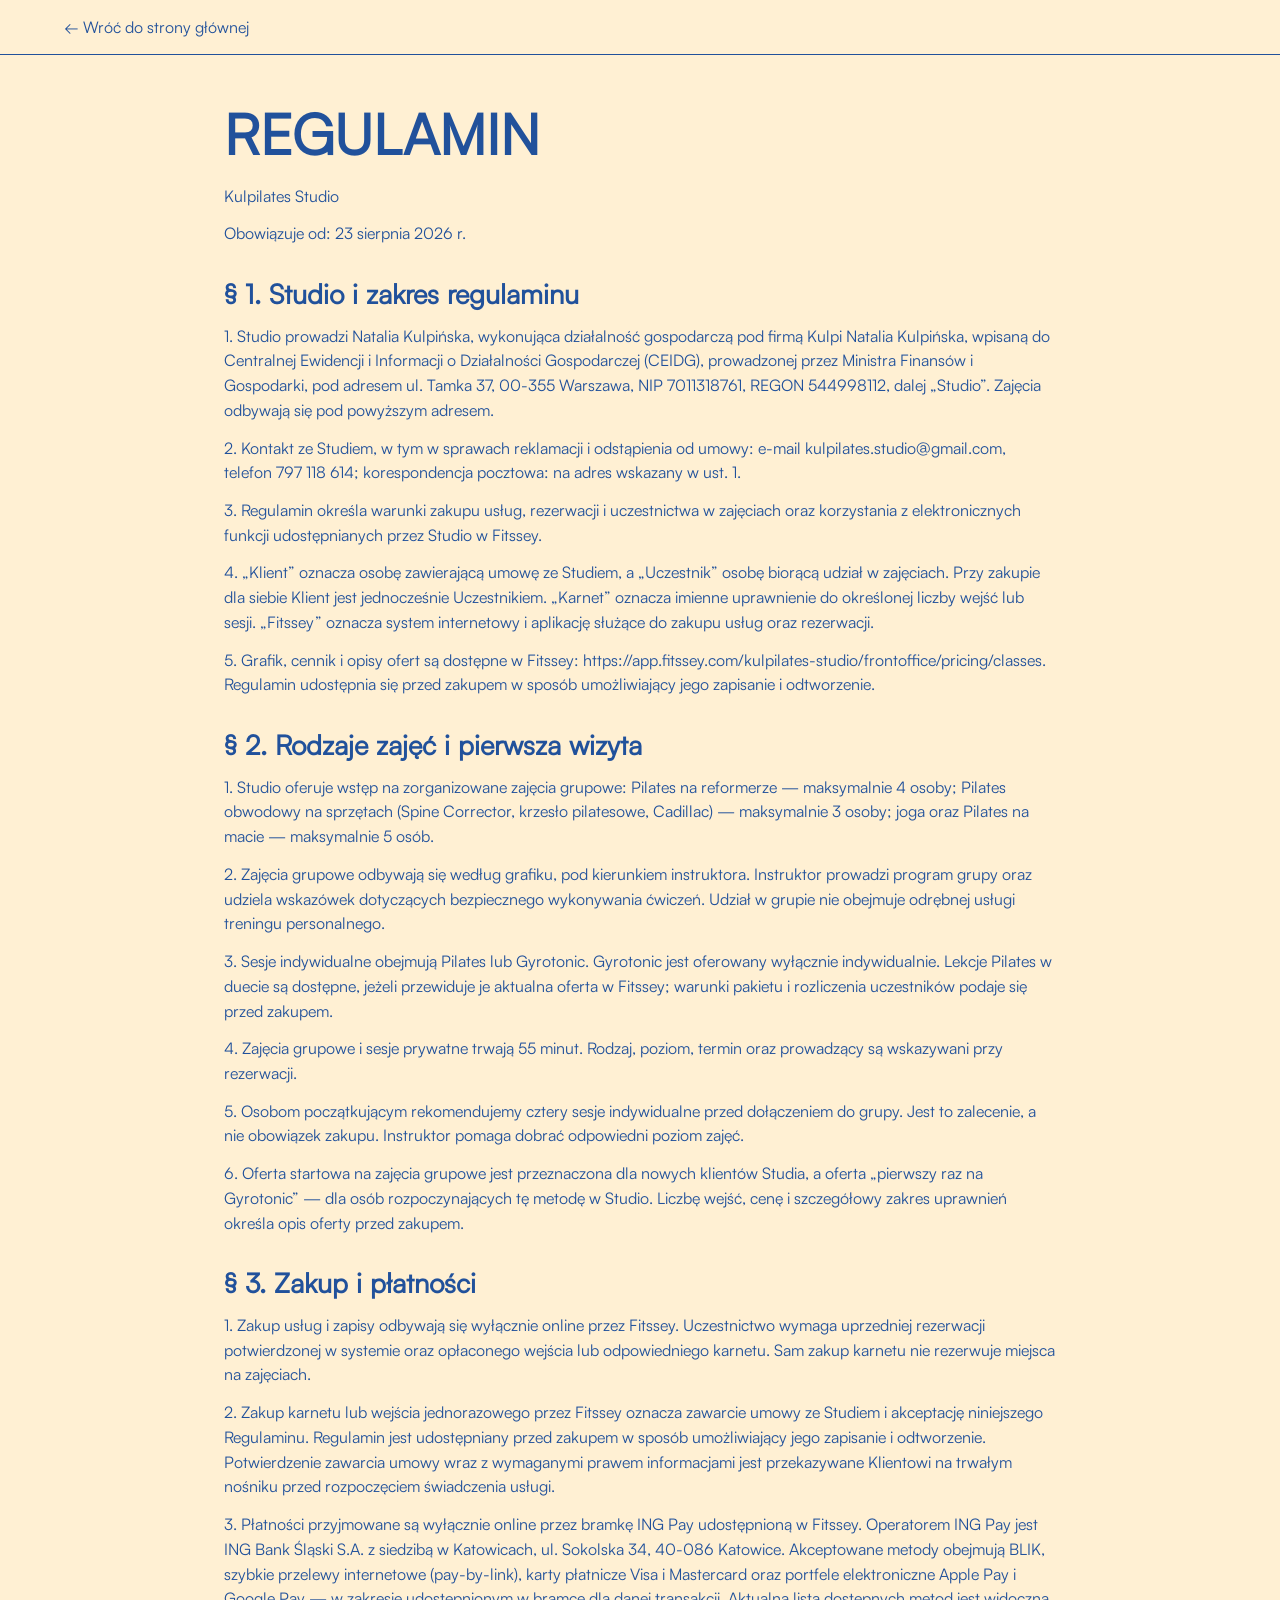
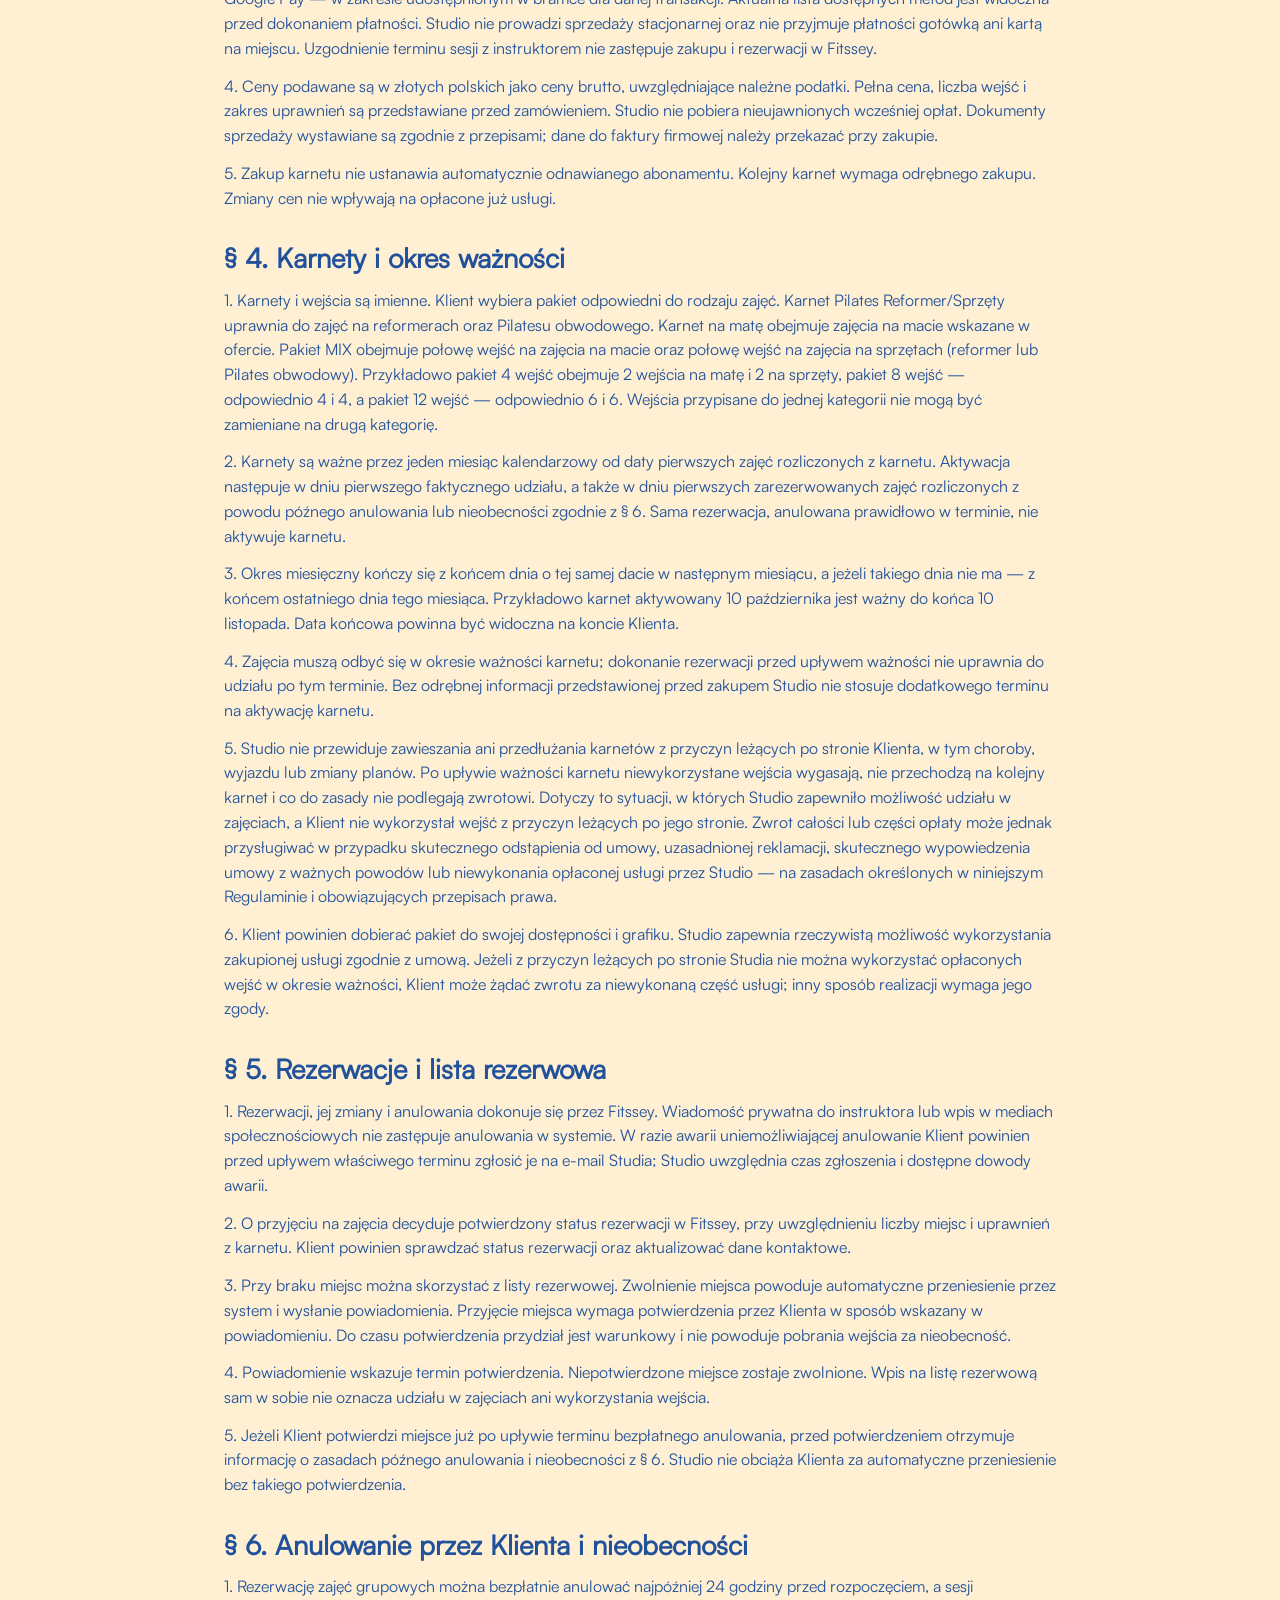
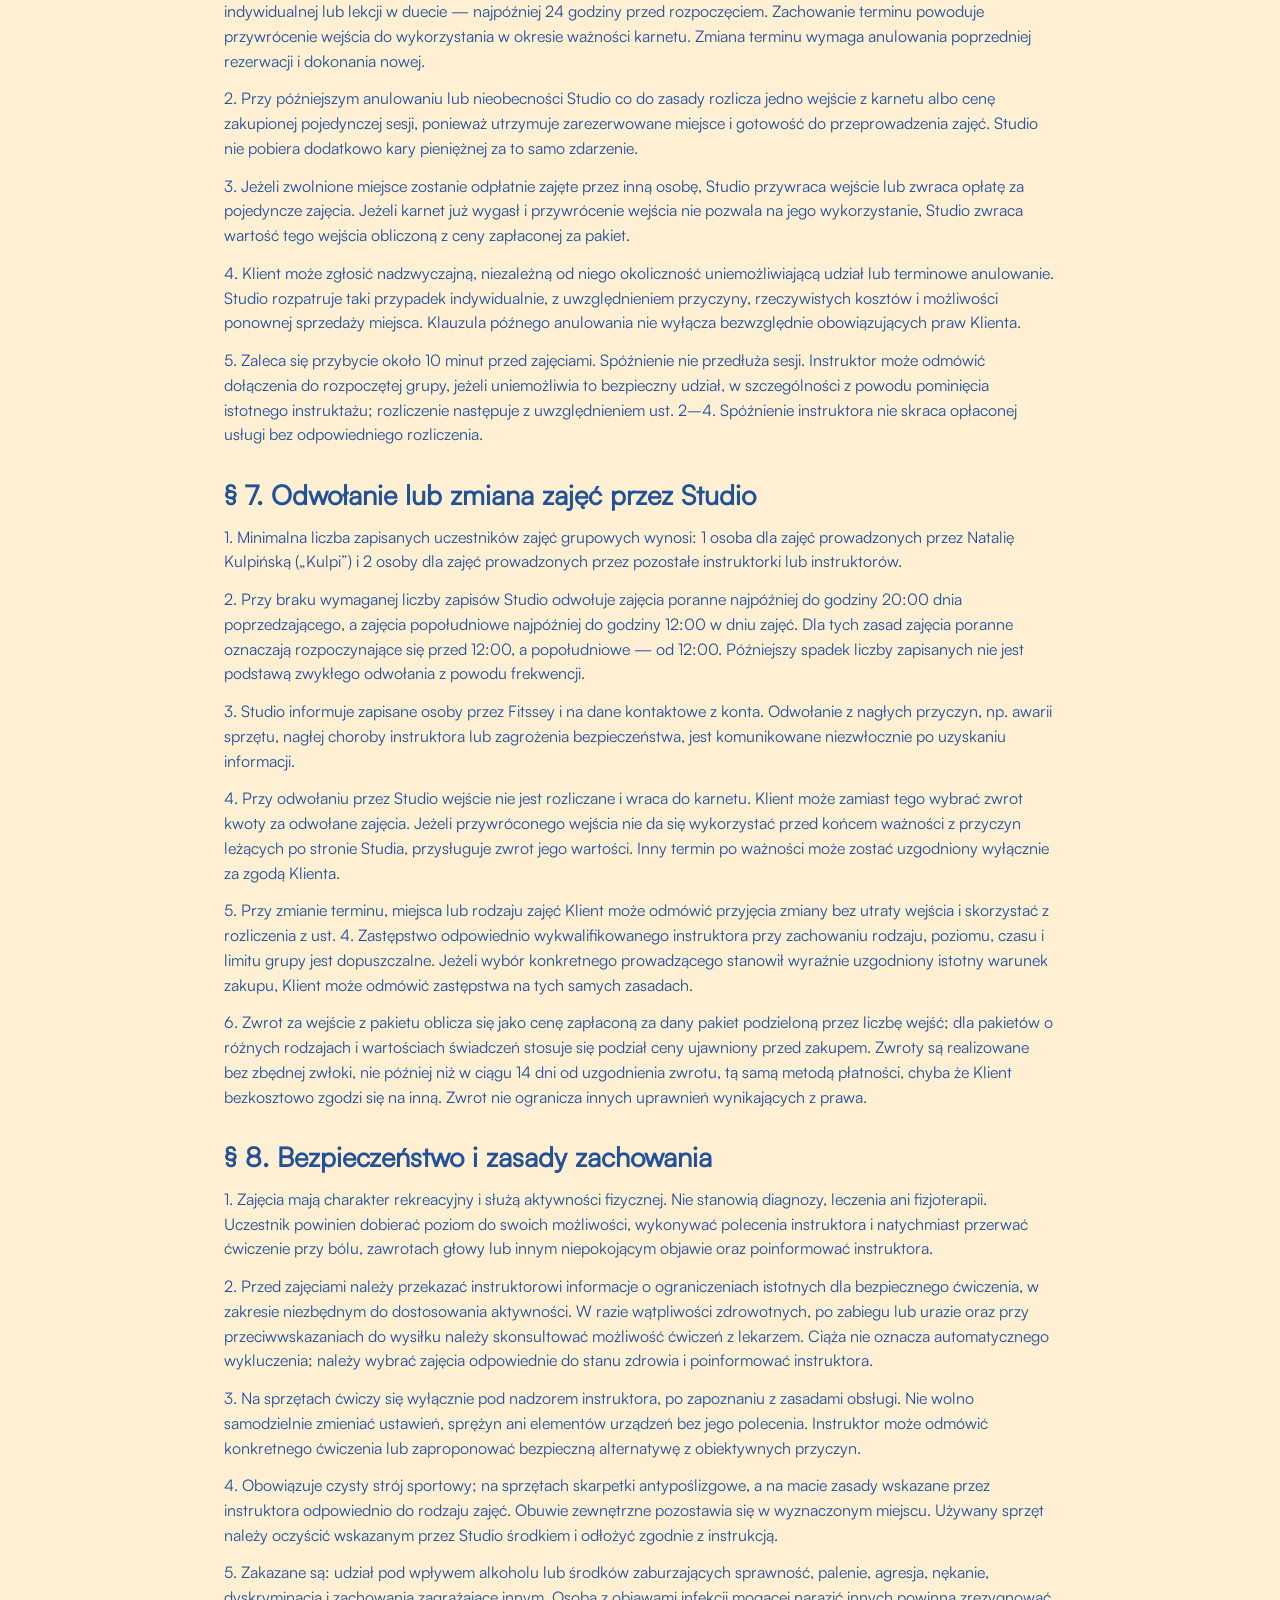
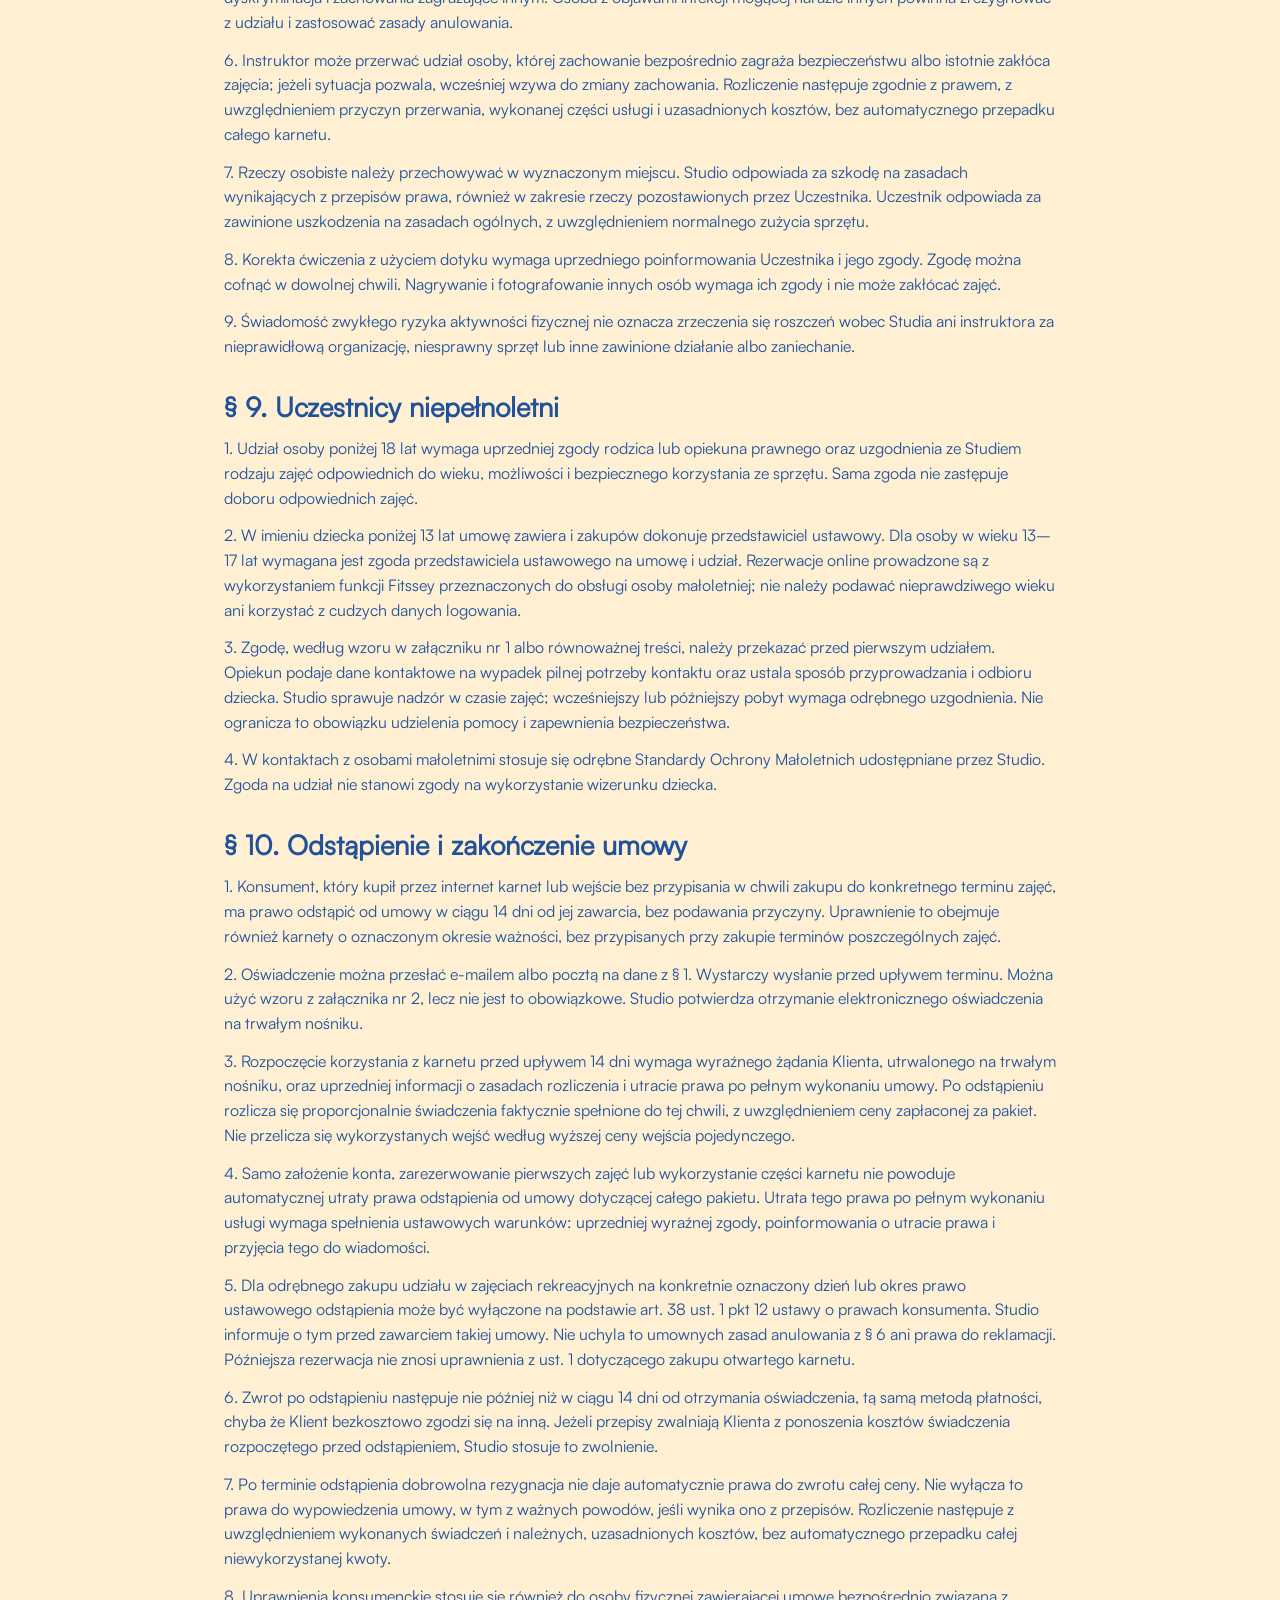
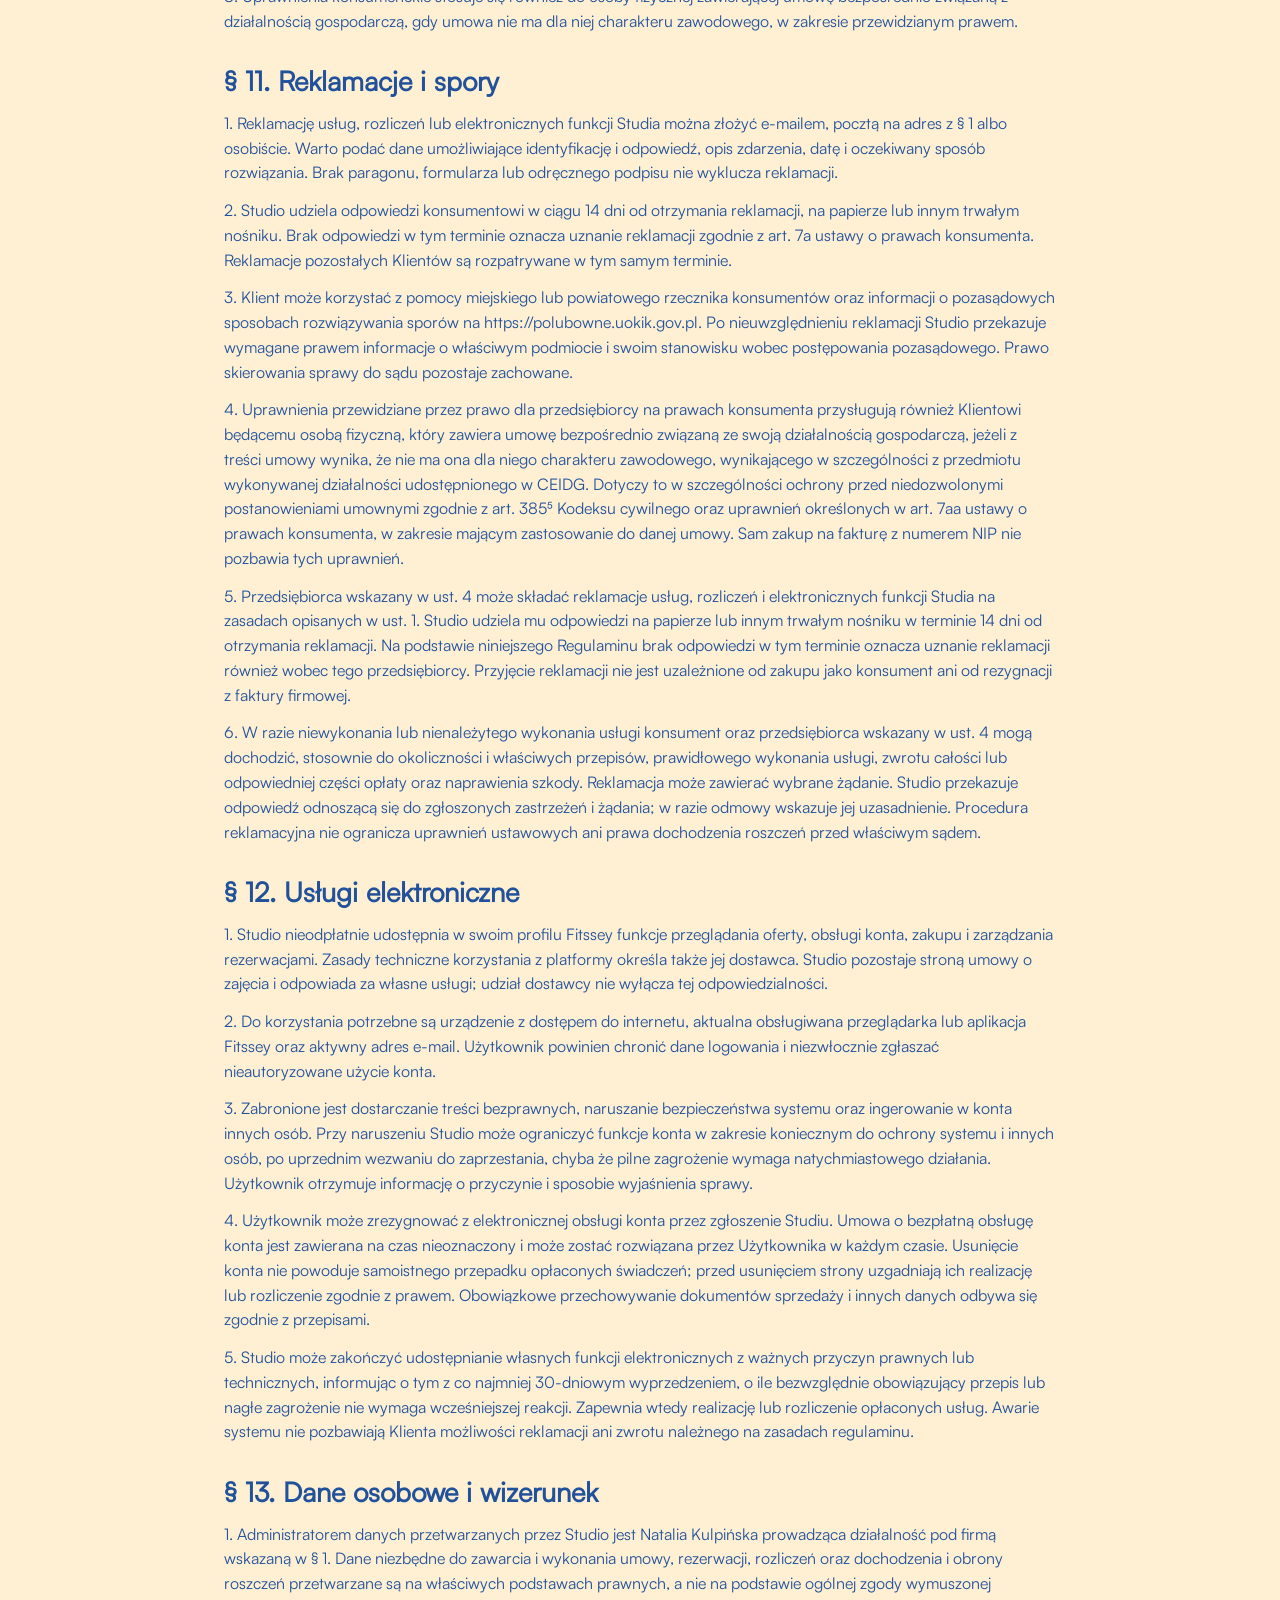
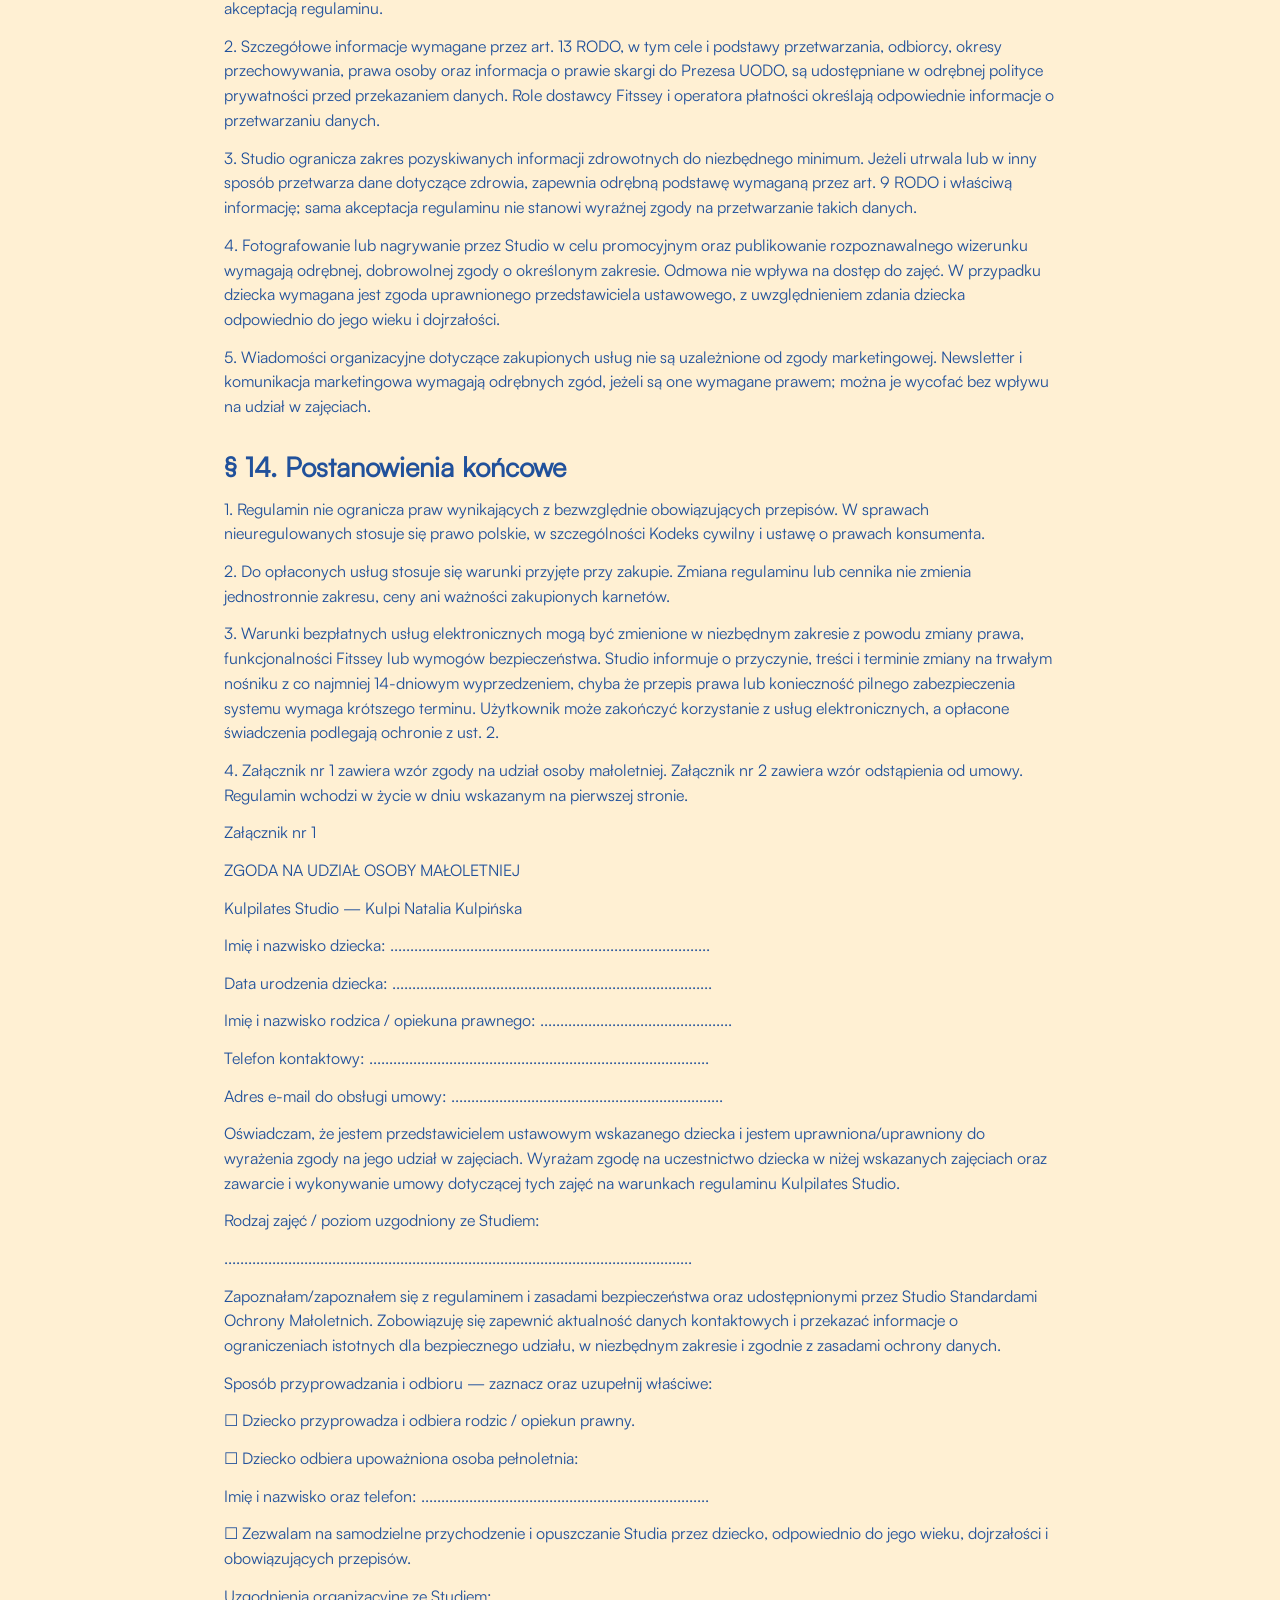
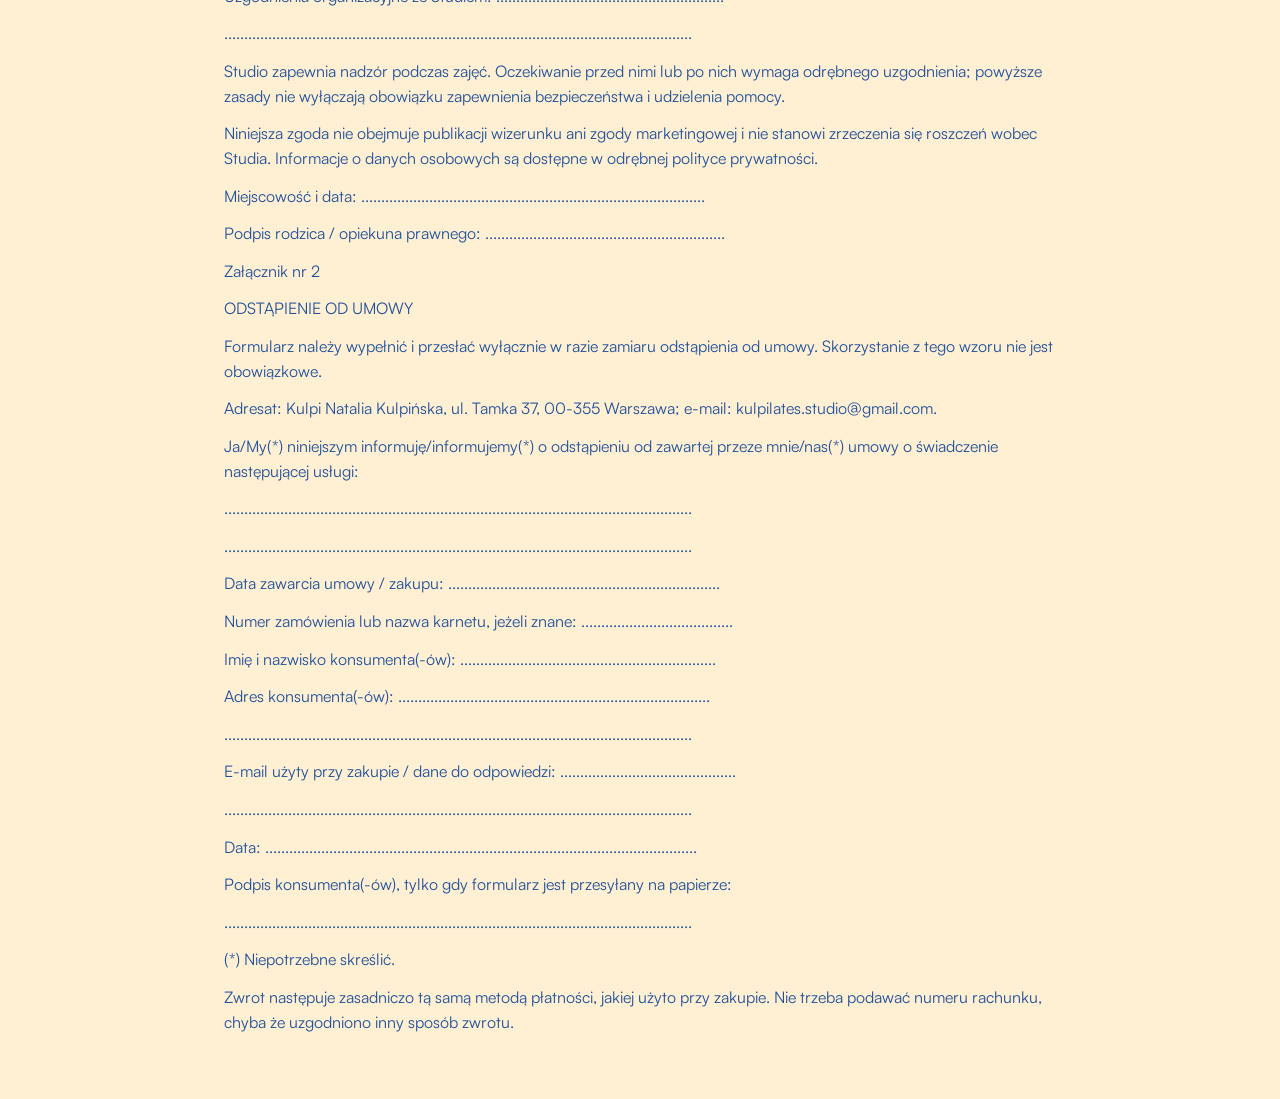
<file: regulamin-pl.html>
<!doctype html>
<html lang="pl">
<head>
  <meta charset="utf-8">
  <meta name="viewport" content="width=device-width, initial-scale=1">
  <title>Regulamin Kulpilates Studio</title>
  <link rel="stylesheet" href="style.css">
  <script src="terms.js" defer></script>
</head>
<body>
  <header class="header"><a data-home href="index.html">← Wróć do strony głównej</a></header>
  <main class="terms">
<h1>REGULAMIN</h1>
<p>Kulpilates Studio</p>
<p>Obowiązuje od: 23 sierpnia 2026 r.</p>
<h2>§ 1. Studio i zakres regulaminu</h2>
<p>1. Studio prowadzi Natalia Kulpińska, wykonująca działalność gospodarczą pod firmą Kulpi Natalia Kulpińska, wpisaną do Centralnej Ewidencji i Informacji o Działalności Gospodarczej (CEIDG), prowadzonej przez Ministra Finansów i Gospodarki, pod adresem ul. Tamka 37, 00-355 Warszawa, NIP 7011318761, REGON 544998112, dalej „Studio”. Zajęcia odbywają się pod powyższym adresem.</p>
<p>2. Kontakt ze Studiem, w tym w sprawach reklamacji i odstąpienia od umowy: e-mail kulpilates.studio@gmail.com, telefon 797 118 614; korespondencja pocztowa: na adres wskazany w ust. 1.</p>
<p>3. Regulamin określa warunki zakupu usług, rezerwacji i uczestnictwa w zajęciach oraz korzystania z elektronicznych funkcji udostępnianych przez Studio w Fitssey.</p>
<p>4. „Klient” oznacza osobę zawierającą umowę ze Studiem, a „Uczestnik” osobę biorącą udział w zajęciach. Przy zakupie dla siebie Klient jest jednocześnie Uczestnikiem. „Karnet” oznacza imienne uprawnienie do określonej liczby wejść lub sesji. „Fitssey” oznacza system internetowy i aplikację służące do zakupu usług oraz rezerwacji.</p>
<p>5. Grafik, cennik i opisy ofert są dostępne w Fitssey: https://app.fitssey.com/kulpilates-studio/frontoffice/pricing/classes. Regulamin udostępnia się przed zakupem w sposób umożliwiający jego zapisanie i odtworzenie.</p>
<h2>§ 2. Rodzaje zajęć i pierwsza wizyta</h2>
<p>1. Studio oferuje wstęp na zorganizowane zajęcia grupowe: Pilates na reformerze — maksymalnie 4 osoby; Pilates obwodowy na sprzętach (Spine Corrector, krzesło pilatesowe, Cadillac) — maksymalnie 3 osoby; joga oraz Pilates na macie — maksymalnie 5 osób.</p>
<p>2. Zajęcia grupowe odbywają się według grafiku, pod kierunkiem instruktora. Instruktor prowadzi program grupy oraz udziela wskazówek dotyczących bezpiecznego wykonywania ćwiczeń. Udział w grupie nie obejmuje odrębnej usługi treningu personalnego.</p>
<p>3. Sesje indywidualne obejmują Pilates lub Gyrotonic. Gyrotonic jest oferowany wyłącznie indywidualnie. Lekcje Pilates w duecie są dostępne, jeżeli przewiduje je aktualna oferta w Fitssey; warunki pakietu i rozliczenia uczestników podaje się przed zakupem.</p>
<p>4. Zajęcia grupowe i sesje prywatne trwają 55 minut. Rodzaj, poziom, termin oraz prowadzący są wskazywani przy rezerwacji.</p>
<p>5. Osobom początkującym rekomendujemy cztery sesje indywidualne przed dołączeniem do grupy. Jest to zalecenie, a nie obowiązek zakupu. Instruktor pomaga dobrać odpowiedni poziom zajęć.</p>
<p>6. Oferta startowa na zajęcia grupowe jest przeznaczona dla nowych klientów Studia, a oferta „pierwszy raz na Gyrotonic” — dla osób rozpoczynających tę metodę w Studio. Liczbę wejść, cenę i szczegółowy zakres uprawnień określa opis oferty przed zakupem.</p>
<h2>§ 3. Zakup i płatności</h2>
<p>1. Zakup usług i zapisy odbywają się wyłącznie online przez Fitssey. Uczestnictwo wymaga uprzedniej rezerwacji potwierdzonej w systemie oraz opłaconego wejścia lub odpowiedniego karnetu. Sam zakup karnetu nie rezerwuje miejsca na zajęciach.</p>
<p>2. Zakup karnetu lub wejścia jednorazowego przez Fitssey oznacza zawarcie umowy ze Studiem i akceptację niniejszego Regulaminu. Regulamin jest udostępniany przed zakupem w sposób umożliwiający jego zapisanie i odtworzenie. Potwierdzenie zawarcia umowy wraz z wymaganymi prawem informacjami jest przekazywane Klientowi na trwałym nośniku przed rozpoczęciem świadczenia usługi.</p>
<p>3. Płatności przyjmowane są wyłącznie online przez bramkę ING Pay udostępnioną w Fitssey. Operatorem ING Pay jest ING Bank Śląski S.A. z siedzibą w Katowicach, ul. Sokolska 34, 40-086 Katowice. Akceptowane metody obejmują BLIK, szybkie przelewy internetowe (pay-by-link), karty płatnicze Visa i Mastercard oraz portfele elektroniczne Apple Pay i Google Pay — w zakresie udostępnionym w bramce dla danej transakcji. Aktualna lista dostępnych metod jest widoczna przed dokonaniem płatności. Studio nie prowadzi sprzedaży stacjonarnej oraz nie przyjmuje płatności gotówką ani kartą na miejscu. Uzgodnienie terminu sesji z instruktorem nie zastępuje zakupu i rezerwacji w Fitssey.</p>
<p>4. Ceny podawane są w złotych polskich jako ceny brutto, uwzględniające należne podatki. Pełna cena, liczba wejść i zakres uprawnień są przedstawiane przed zamówieniem. Studio nie pobiera nieujawnionych wcześniej opłat. Dokumenty sprzedaży wystawiane są zgodnie z przepisami; dane do faktury firmowej należy przekazać przy zakupie.</p>
<p>5. Zakup karnetu nie ustanawia automatycznie odnawianego abonamentu. Kolejny karnet wymaga odrębnego zakupu. Zmiany cen nie wpływają na opłacone już usługi.</p>
<h2>§ 4. Karnety i okres ważności</h2>
<p>1. Karnety i wejścia są imienne. Klient wybiera pakiet odpowiedni do rodzaju zajęć. Karnet Pilates Reformer/Sprzęty uprawnia do zajęć na reformerach oraz Pilatesu obwodowego. Karnet na matę obejmuje zajęcia na macie wskazane w ofercie. Pakiet MIX obejmuje połowę wejść na zajęcia na macie oraz połowę wejść na zajęcia na sprzętach (reformer lub Pilates obwodowy). Przykładowo pakiet 4 wejść obejmuje 2 wejścia na matę i 2 na sprzęty, pakiet 8 wejść — odpowiednio 4 i 4, a pakiet 12 wejść — odpowiednio 6 i 6. Wejścia przypisane do jednej kategorii nie mogą być zamieniane na drugą kategorię.</p>
<p>2. Karnety są ważne przez jeden miesiąc kalendarzowy od daty pierwszych zajęć rozliczonych z karnetu. Aktywacja następuje w dniu pierwszego faktycznego udziału, a także w dniu pierwszych zarezerwowanych zajęć rozliczonych z powodu późnego anulowania lub nieobecności zgodnie z § 6. Sama rezerwacja, anulowana prawidłowo w terminie, nie aktywuje karnetu.</p>
<p>3. Okres miesięczny kończy się z końcem dnia o tej samej dacie w następnym miesiącu, a jeżeli takiego dnia nie ma — z końcem ostatniego dnia tego miesiąca. Przykładowo karnet aktywowany 10 października jest ważny do końca 10 listopada. Data końcowa powinna być widoczna na koncie Klienta.</p>
<p>4. Zajęcia muszą odbyć się w okresie ważności karnetu; dokonanie rezerwacji przed upływem ważności nie uprawnia do udziału po tym terminie. Bez odrębnej informacji przedstawionej przed zakupem Studio nie stosuje dodatkowego terminu na aktywację karnetu.</p>
<p>5. Studio nie przewiduje zawieszania ani przedłużania karnetów z przyczyn leżących po stronie Klienta, w tym choroby, wyjazdu lub zmiany planów. Po upływie ważności karnetu niewykorzystane wejścia wygasają, nie przechodzą na kolejny karnet i co do zasady nie podlegają zwrotowi. Dotyczy to sytuacji, w których Studio zapewniło możliwość udziału w zajęciach, a Klient nie wykorzystał wejść z przyczyn leżących po jego stronie. Zwrot całości lub części opłaty może jednak przysługiwać w przypadku skutecznego odstąpienia od umowy, uzasadnionej reklamacji, skutecznego wypowiedzenia umowy z ważnych powodów lub niewykonania opłaconej usługi przez Studio — na zasadach określonych w niniejszym Regulaminie i obowiązujących przepisach prawa.</p>
<p>6. Klient powinien dobierać pakiet do swojej dostępności i grafiku. Studio zapewnia rzeczywistą możliwość wykorzystania zakupionej usługi zgodnie z umową. Jeżeli z przyczyn leżących po stronie Studia nie można wykorzystać opłaconych wejść w okresie ważności, Klient może żądać zwrotu za niewykonaną część usługi; inny sposób realizacji wymaga jego zgody.</p>
<h2>§ 5. Rezerwacje i lista rezerwowa</h2>
<p>1. Rezerwacji, jej zmiany i anulowania dokonuje się przez Fitssey. Wiadomość prywatna do instruktora lub wpis w mediach społecznościowych nie zastępuje anulowania w systemie. W razie awarii uniemożliwiającej anulowanie Klient powinien przed upływem właściwego terminu zgłosić je na e-mail Studia; Studio uwzględnia czas zgłoszenia i dostępne dowody awarii.</p>
<p>2. O przyjęciu na zajęcia decyduje potwierdzony status rezerwacji w Fitssey, przy uwzględnieniu liczby miejsc i uprawnień z karnetu. Klient powinien sprawdzać status rezerwacji oraz aktualizować dane kontaktowe.</p>
<p>3. Przy braku miejsc można skorzystać z listy rezerwowej. Zwolnienie miejsca powoduje automatyczne przeniesienie przez system i wysłanie powiadomienia. Przyjęcie miejsca wymaga potwierdzenia przez Klienta w sposób wskazany w powiadomieniu. Do czasu potwierdzenia przydział jest warunkowy i nie powoduje pobrania wejścia za nieobecność.</p>
<p>4. Powiadomienie wskazuje termin potwierdzenia. Niepotwierdzone miejsce zostaje zwolnione. Wpis na listę rezerwową sam w sobie nie oznacza udziału w zajęciach ani wykorzystania wejścia.</p>
<p>5. Jeżeli Klient potwierdzi miejsce już po upływie terminu bezpłatnego anulowania, przed potwierdzeniem otrzymuje informację o zasadach późnego anulowania i nieobecności z § 6. Studio nie obciąża Klienta za automatyczne przeniesienie bez takiego potwierdzenia.</p>
<h2>§ 6. Anulowanie przez Klienta i nieobecności</h2>
<p>1. Rezerwację zajęć grupowych można bezpłatnie anulować najpóźniej 24 godziny przed rozpoczęciem, a sesji indywidualnej lub lekcji w duecie — najpóźniej 24 godziny przed rozpoczęciem. Zachowanie terminu powoduje przywrócenie wejścia do wykorzystania w okresie ważności karnetu. Zmiana terminu wymaga anulowania poprzedniej rezerwacji i dokonania nowej.</p>
<p>2. Przy późniejszym anulowaniu lub nieobecności Studio co do zasady rozlicza jedno wejście z karnetu albo cenę zakupionej pojedynczej sesji, ponieważ utrzymuje zarezerwowane miejsce i gotowość do przeprowadzenia zajęć. Studio nie pobiera dodatkowo kary pieniężnej za to samo zdarzenie.</p>
<p>3. Jeżeli zwolnione miejsce zostanie odpłatnie zajęte przez inną osobę, Studio przywraca wejście lub zwraca opłatę za pojedyncze zajęcia. Jeżeli karnet już wygasł i przywrócenie wejścia nie pozwala na jego wykorzystanie, Studio zwraca wartość tego wejścia obliczoną z ceny zapłaconej za pakiet.</p>
<p>4. Klient może zgłosić nadzwyczajną, niezależną od niego okoliczność uniemożliwiającą udział lub terminowe anulowanie. Studio rozpatruje taki przypadek indywidualnie, z uwzględnieniem przyczyny, rzeczywistych kosztów i możliwości ponownej sprzedaży miejsca. Klauzula późnego anulowania nie wyłącza bezwzględnie obowiązujących praw Klienta.</p>
<p>5. Zaleca się przybycie około 10 minut przed zajęciami. Spóźnienie nie przedłuża sesji. Instruktor może odmówić dołączenia do rozpoczętej grupy, jeżeli uniemożliwia to bezpieczny udział, w szczególności z powodu pominięcia istotnego instruktażu; rozliczenie następuje z uwzględnieniem ust. 2–4. Spóźnienie instruktora nie skraca opłaconej usługi bez odpowiedniego rozliczenia.</p>
<h2>§ 7. Odwołanie lub zmiana zajęć przez Studio</h2>
<p>1. Minimalna liczba zapisanych uczestników zajęć grupowych wynosi: 1 osoba dla zajęć prowadzonych przez Natalię Kulpińską („Kulpi”) i 2 osoby dla zajęć prowadzonych przez pozostałe instruktorki lub instruktorów.</p>
<p>2. Przy braku wymaganej liczby zapisów Studio odwołuje zajęcia poranne najpóźniej do godziny 20:00 dnia poprzedzającego, a zajęcia popołudniowe najpóźniej do godziny 12:00 w dniu zajęć. Dla tych zasad zajęcia poranne oznaczają rozpoczynające się przed 12:00, a popołudniowe — od 12:00. Późniejszy spadek liczby zapisanych nie jest podstawą zwykłego odwołania z powodu frekwencji.</p>
<p>3. Studio informuje zapisane osoby przez Fitssey i na dane kontaktowe z konta. Odwołanie z nagłych przyczyn, np. awarii sprzętu, nagłej choroby instruktora lub zagrożenia bezpieczeństwa, jest komunikowane niezwłocznie po uzyskaniu informacji.</p>
<p>4. Przy odwołaniu przez Studio wejście nie jest rozliczane i wraca do karnetu. Klient może zamiast tego wybrać zwrot kwoty za odwołane zajęcia. Jeżeli przywróconego wejścia nie da się wykorzystać przed końcem ważności z przyczyn leżących po stronie Studia, przysługuje zwrot jego wartości. Inny termin po ważności może zostać uzgodniony wyłącznie za zgodą Klienta.</p>
<p>5. Przy zmianie terminu, miejsca lub rodzaju zajęć Klient może odmówić przyjęcia zmiany bez utraty wejścia i skorzystać z rozliczenia z ust. 4. Zastępstwo odpowiednio wykwalifikowanego instruktora przy zachowaniu rodzaju, poziomu, czasu i limitu grupy jest dopuszczalne. Jeżeli wybór konkretnego prowadzącego stanowił wyraźnie uzgodniony istotny warunek zakupu, Klient może odmówić zastępstwa na tych samych zasadach.</p>
<p>6. Zwrot za wejście z pakietu oblicza się jako cenę zapłaconą za dany pakiet podzieloną przez liczbę wejść; dla pakietów o różnych rodzajach i wartościach świadczeń stosuje się podział ceny ujawniony przed zakupem. Zwroty są realizowane bez zbędnej zwłoki, nie później niż w ciągu 14 dni od uzgodnienia zwrotu, tą samą metodą płatności, chyba że Klient bezkosztowo zgodzi się na inną. Zwrot nie ogranicza innych uprawnień wynikających z prawa.</p>
<h2>§ 8. Bezpieczeństwo i zasady zachowania</h2>
<p>1. Zajęcia mają charakter rekreacyjny i służą aktywności fizycznej. Nie stanowią diagnozy, leczenia ani fizjoterapii. Uczestnik powinien dobierać poziom do swoich możliwości, wykonywać polecenia instruktora i natychmiast przerwać ćwiczenie przy bólu, zawrotach głowy lub innym niepokojącym objawie oraz poinformować instruktora.</p>
<p>2. Przed zajęciami należy przekazać instruktorowi informacje o ograniczeniach istotnych dla bezpiecznego ćwiczenia, w zakresie niezbędnym do dostosowania aktywności. W razie wątpliwości zdrowotnych, po zabiegu lub urazie oraz przy przeciwwskazaniach do wysiłku należy skonsultować możliwość ćwiczeń z lekarzem. Ciąża nie oznacza automatycznego wykluczenia; należy wybrać zajęcia odpowiednie do stanu zdrowia i poinformować instruktora.</p>
<p>3. Na sprzętach ćwiczy się wyłącznie pod nadzorem instruktora, po zapoznaniu z zasadami obsługi. Nie wolno samodzielnie zmieniać ustawień, sprężyn ani elementów urządzeń bez jego polecenia. Instruktor może odmówić konkretnego ćwiczenia lub zaproponować bezpieczną alternatywę z obiektywnych przyczyn.</p>
<p>4. Obowiązuje czysty strój sportowy; na sprzętach skarpetki antypoślizgowe, a na macie zasady wskazane przez instruktora odpowiednio do rodzaju zajęć. Obuwie zewnętrzne pozostawia się w wyznaczonym miejscu. Używany sprzęt należy oczyścić wskazanym przez Studio środkiem i odłożyć zgodnie z instrukcją.</p>
<p>5. Zakazane są: udział pod wpływem alkoholu lub środków zaburzających sprawność, palenie, agresja, nękanie, dyskryminacja i zachowania zagrażające innym. Osoba z objawami infekcji mogącej narazić innych powinna zrezygnować z udziału i zastosować zasady anulowania.</p>
<p>6. Instruktor może przerwać udział osoby, której zachowanie bezpośrednio zagraża bezpieczeństwu albo istotnie zakłóca zajęcia; jeżeli sytuacja pozwala, wcześniej wzywa do zmiany zachowania. Rozliczenie następuje zgodnie z prawem, z uwzględnieniem przyczyn przerwania, wykonanej części usługi i uzasadnionych kosztów, bez automatycznego przepadku całego karnetu.</p>
<p>7. Rzeczy osobiste należy przechowywać w wyznaczonym miejscu. Studio odpowiada za szkodę na zasadach wynikających z przepisów prawa, również w zakresie rzeczy pozostawionych przez Uczestnika. Uczestnik odpowiada za zawinione uszkodzenia na zasadach ogólnych, z uwzględnieniem normalnego zużycia sprzętu.</p>
<p>8. Korekta ćwiczenia z użyciem dotyku wymaga uprzedniego poinformowania Uczestnika i jego zgody. Zgodę można cofnąć w dowolnej chwili. Nagrywanie i fotografowanie innych osób wymaga ich zgody i nie może zakłócać zajęć.</p>
<p>9. Świadomość zwykłego ryzyka aktywności fizycznej nie oznacza zrzeczenia się roszczeń wobec Studia ani instruktora za nieprawidłową organizację, niesprawny sprzęt lub inne zawinione działanie albo zaniechanie.</p>
<h2>§ 9. Uczestnicy niepełnoletni</h2>
<p>1. Udział osoby poniżej 18 lat wymaga uprzedniej zgody rodzica lub opiekuna prawnego oraz uzgodnienia ze Studiem rodzaju zajęć odpowiednich do wieku, możliwości i bezpiecznego korzystania ze sprzętu. Sama zgoda nie zastępuje doboru odpowiednich zajęć.</p>
<p>2. W imieniu dziecka poniżej 13 lat umowę zawiera i zakupów dokonuje przedstawiciel ustawowy. Dla osoby w wieku 13–17 lat wymagana jest zgoda przedstawiciela ustawowego na umowę i udział. Rezerwacje online prowadzone są z wykorzystaniem funkcji Fitssey przeznaczonych do obsługi osoby małoletniej; nie należy podawać nieprawdziwego wieku ani korzystać z cudzych danych logowania.</p>
<p>3. Zgodę, według wzoru w załączniku nr 1 albo równoważnej treści, należy przekazać przed pierwszym udziałem. Opiekun podaje dane kontaktowe na wypadek pilnej potrzeby kontaktu oraz ustala sposób przyprowadzania i odbioru dziecka. Studio sprawuje nadzór w czasie zajęć; wcześniejszy lub późniejszy pobyt wymaga odrębnego uzgodnienia. Nie ogranicza to obowiązku udzielenia pomocy i zapewnienia bezpieczeństwa.</p>
<p>4. W kontaktach z osobami małoletnimi stosuje się odrębne Standardy Ochrony Małoletnich udostępniane przez Studio. Zgoda na udział nie stanowi zgody na wykorzystanie wizerunku dziecka.</p>
<h2>§ 10. Odstąpienie i zakończenie umowy</h2>
<p>1. Konsument, który kupił przez internet karnet lub wejście bez przypisania w chwili zakupu do konkretnego terminu zajęć, ma prawo odstąpić od umowy w ciągu 14 dni od jej zawarcia, bez podawania przyczyny. Uprawnienie to obejmuje również karnety o oznaczonym okresie ważności, bez przypisanych przy zakupie terminów poszczególnych zajęć.</p>
<p>2. Oświadczenie można przesłać e-mailem albo pocztą na dane z § 1. Wystarczy wysłanie przed upływem terminu. Można użyć wzoru z załącznika nr 2, lecz nie jest to obowiązkowe. Studio potwierdza otrzymanie elektronicznego oświadczenia na trwałym nośniku.</p>
<p>3. Rozpoczęcie korzystania z karnetu przed upływem 14 dni wymaga wyraźnego żądania Klienta, utrwalonego na trwałym nośniku, oraz uprzedniej informacji o zasadach rozliczenia i utracie prawa po pełnym wykonaniu umowy. Po odstąpieniu rozlicza się proporcjonalnie świadczenia faktycznie spełnione do tej chwili, z uwzględnieniem ceny zapłaconej za pakiet. Nie przelicza się wykorzystanych wejść według wyższej ceny wejścia pojedynczego.</p>
<p>4. Samo założenie konta, zarezerwowanie pierwszych zajęć lub wykorzystanie części karnetu nie powoduje automatycznej utraty prawa odstąpienia od umowy dotyczącej całego pakietu. Utrata tego prawa po pełnym wykonaniu usługi wymaga spełnienia ustawowych warunków: uprzedniej wyraźnej zgody, poinformowania o utracie prawa i przyjęcia tego do wiadomości.</p>
<p>5. Dla odrębnego zakupu udziału w zajęciach rekreacyjnych na konkretnie oznaczony dzień lub okres prawo ustawowego odstąpienia może być wyłączone na podstawie art. 38 ust. 1 pkt 12 ustawy o prawach konsumenta. Studio informuje o tym przed zawarciem takiej umowy. Nie uchyla to umownych zasad anulowania z § 6 ani prawa do reklamacji. Późniejsza rezerwacja nie znosi uprawnienia z ust. 1 dotyczącego zakupu otwartego karnetu.</p>
<p>6. Zwrot po odstąpieniu następuje nie później niż w ciągu 14 dni od otrzymania oświadczenia, tą samą metodą płatności, chyba że Klient bezkosztowo zgodzi się na inną. Jeżeli przepisy zwalniają Klienta z ponoszenia kosztów świadczenia rozpoczętego przed odstąpieniem, Studio stosuje to zwolnienie.</p>
<p>7. Po terminie odstąpienia dobrowolna rezygnacja nie daje automatycznie prawa do zwrotu całej ceny. Nie wyłącza to prawa do wypowiedzenia umowy, w tym z ważnych powodów, jeśli wynika ono z przepisów. Rozliczenie następuje z uwzględnieniem wykonanych świadczeń i należnych, uzasadnionych kosztów, bez automatycznego przepadku całej niewykorzystanej kwoty.</p>
<p>8. Uprawnienia konsumenckie stosuje się również do osoby fizycznej zawierającej umowę bezpośrednio związaną z działalnością gospodarczą, gdy umowa nie ma dla niej charakteru zawodowego, w zakresie przewidzianym prawem.</p>
<h2>§ 11. Reklamacje i spory</h2>
<p>1. Reklamację usług, rozliczeń lub elektronicznych funkcji Studia można złożyć e-mailem, pocztą na adres z § 1 albo osobiście. Warto podać dane umożliwiające identyfikację i odpowiedź, opis zdarzenia, datę i oczekiwany sposób rozwiązania. Brak paragonu, formularza lub odręcznego podpisu nie wyklucza reklamacji.</p>
<p>2. Studio udziela odpowiedzi konsumentowi w ciągu 14 dni od otrzymania reklamacji, na papierze lub innym trwałym nośniku. Brak odpowiedzi w tym terminie oznacza uznanie reklamacji zgodnie z art. 7a ustawy o prawach konsumenta. Reklamacje pozostałych Klientów są rozpatrywane w tym samym terminie.</p>
<p>3. Klient może korzystać z pomocy miejskiego lub powiatowego rzecznika konsumentów oraz informacji o pozasądowych sposobach rozwiązywania sporów na https://polubowne.uokik.gov.pl. Po nieuwzględnieniu reklamacji Studio przekazuje wymagane prawem informacje o właściwym podmiocie i swoim stanowisku wobec postępowania pozasądowego. Prawo skierowania sprawy do sądu pozostaje zachowane.</p>
<p>4. Uprawnienia przewidziane przez prawo dla przedsiębiorcy na prawach konsumenta przysługują również Klientowi będącemu osobą fizyczną, który zawiera umowę bezpośrednio związaną ze swoją działalnością gospodarczą, jeżeli z treści umowy wynika, że nie ma ona dla niego charakteru zawodowego, wynikającego w szczególności z przedmiotu wykonywanej działalności udostępnionego w CEIDG. Dotyczy to w szczególności ochrony przed niedozwolonymi postanowieniami umownymi zgodnie z art. 385⁵ Kodeksu cywilnego oraz uprawnień określonych w art. 7aa ustawy o prawach konsumenta, w zakresie mającym zastosowanie do danej umowy. Sam zakup na fakturę z numerem NIP nie pozbawia tych uprawnień.</p>
<p>5. Przedsiębiorca wskazany w ust. 4 może składać reklamacje usług, rozliczeń i elektronicznych funkcji Studia na zasadach opisanych w ust. 1. Studio udziela mu odpowiedzi na papierze lub innym trwałym nośniku w terminie 14 dni od otrzymania reklamacji. Na podstawie niniejszego Regulaminu brak odpowiedzi w tym terminie oznacza uznanie reklamacji również wobec tego przedsiębiorcy. Przyjęcie reklamacji nie jest uzależnione od zakupu jako konsument ani od rezygnacji z faktury firmowej.</p>
<p>6. W razie niewykonania lub nienależytego wykonania usługi konsument oraz przedsiębiorca wskazany w ust. 4 mogą dochodzić, stosownie do okoliczności i właściwych przepisów, prawidłowego wykonania usługi, zwrotu całości lub odpowiedniej części opłaty oraz naprawienia szkody. Reklamacja może zawierać wybrane żądanie. Studio przekazuje odpowiedź odnoszącą się do zgłoszonych zastrzeżeń i żądania; w razie odmowy wskazuje jej uzasadnienie. Procedura reklamacyjna nie ogranicza uprawnień ustawowych ani prawa dochodzenia roszczeń przed właściwym sądem.</p>
<h2>§ 12. Usługi elektroniczne</h2>
<p>1. Studio nieodpłatnie udostępnia w swoim profilu Fitssey funkcje przeglądania oferty, obsługi konta, zakupu i zarządzania rezerwacjami. Zasady techniczne korzystania z platformy określa także jej dostawca. Studio pozostaje stroną umowy o zajęcia i odpowiada za własne usługi; udział dostawcy nie wyłącza tej odpowiedzialności.</p>
<p>2. Do korzystania potrzebne są urządzenie z dostępem do internetu, aktualna obsługiwana przeglądarka lub aplikacja Fitssey oraz aktywny adres e-mail. Użytkownik powinien chronić dane logowania i niezwłocznie zgłaszać nieautoryzowane użycie konta.</p>
<p>3. Zabronione jest dostarczanie treści bezprawnych, naruszanie bezpieczeństwa systemu oraz ingerowanie w konta innych osób. Przy naruszeniu Studio może ograniczyć funkcje konta w zakresie koniecznym do ochrony systemu i innych osób, po uprzednim wezwaniu do zaprzestania, chyba że pilne zagrożenie wymaga natychmiastowego działania. Użytkownik otrzymuje informację o przyczynie i sposobie wyjaśnienia sprawy.</p>
<p>4. Użytkownik może zrezygnować z elektronicznej obsługi konta przez zgłoszenie Studiu. Umowa o bezpłatną obsługę konta jest zawierana na czas nieoznaczony i może zostać rozwiązana przez Użytkownika w każdym czasie. Usunięcie konta nie powoduje samoistnego przepadku opłaconych świadczeń; przed usunięciem strony uzgadniają ich realizację lub rozliczenie zgodnie z prawem. Obowiązkowe przechowywanie dokumentów sprzedaży i innych danych odbywa się zgodnie z przepisami.</p>
<p>5. Studio może zakończyć udostępnianie własnych funkcji elektronicznych z ważnych przyczyn prawnych lub technicznych, informując o tym z co najmniej 30-dniowym wyprzedzeniem, o ile bezwzględnie obowiązujący przepis lub nagłe zagrożenie nie wymaga wcześniejszej reakcji. Zapewnia wtedy realizację lub rozliczenie opłaconych usług. Awarie systemu nie pozbawiają Klienta możliwości reklamacji ani zwrotu należnego na zasadach regulaminu.</p>
<h2>§ 13. Dane osobowe i wizerunek</h2>
<p>1. Administratorem danych przetwarzanych przez Studio jest Natalia Kulpińska prowadząca działalność pod firmą wskazaną w § 1. Dane niezbędne do zawarcia i wykonania umowy, rezerwacji, rozliczeń oraz dochodzenia i obrony roszczeń przetwarzane są na właściwych podstawach prawnych, a nie na podstawie ogólnej zgody wymuszonej akceptacją regulaminu.</p>
<p>2. Szczegółowe informacje wymagane przez art. 13 RODO, w tym cele i podstawy przetwarzania, odbiorcy, okresy przechowywania, prawa osoby oraz informacja o prawie skargi do Prezesa UODO, są udostępniane w odrębnej polityce prywatności przed przekazaniem danych. Role dostawcy Fitssey i operatora płatności określają odpowiednie informacje o przetwarzaniu danych.</p>
<p>3. Studio ogranicza zakres pozyskiwanych informacji zdrowotnych do niezbędnego minimum. Jeżeli utrwala lub w inny sposób przetwarza dane dotyczące zdrowia, zapewnia odrębną podstawę wymaganą przez art. 9 RODO i właściwą informację; sama akceptacja regulaminu nie stanowi wyraźnej zgody na przetwarzanie takich danych.</p>
<p>4. Fotografowanie lub nagrywanie przez Studio w celu promocyjnym oraz publikowanie rozpoznawalnego wizerunku wymagają odrębnej, dobrowolnej zgody o określonym zakresie. Odmowa nie wpływa na dostęp do zajęć. W przypadku dziecka wymagana jest zgoda uprawnionego przedstawiciela ustawowego, z uwzględnieniem zdania dziecka odpowiednio do jego wieku i dojrzałości.</p>
<p>5. Wiadomości organizacyjne dotyczące zakupionych usług nie są uzależnione od zgody marketingowej. Newsletter i komunikacja marketingowa wymagają odrębnych zgód, jeżeli są one wymagane prawem; można je wycofać bez wpływu na udział w zajęciach.</p>
<h2>§ 14. Postanowienia końcowe</h2>
<p>1. Regulamin nie ogranicza praw wynikających z bezwzględnie obowiązujących przepisów. W sprawach nieuregulowanych stosuje się prawo polskie, w szczególności Kodeks cywilny i ustawę o prawach konsumenta.</p>
<p>2. Do opłaconych usług stosuje się warunki przyjęte przy zakupie. Zmiana regulaminu lub cennika nie zmienia jednostronnie zakresu, ceny ani ważności zakupionych karnetów.</p>
<p>3. Warunki bezpłatnych usług elektronicznych mogą być zmienione w niezbędnym zakresie z powodu zmiany prawa, funkcjonalności Fitssey lub wymogów bezpieczeństwa. Studio informuje o przyczynie, treści i terminie zmiany na trwałym nośniku z co najmniej 14-dniowym wyprzedzeniem, chyba że przepis prawa lub konieczność pilnego zabezpieczenia systemu wymaga krótszego terminu. Użytkownik może zakończyć korzystanie z usług elektronicznych, a opłacone świadczenia podlegają ochronie z ust. 2.</p>
<p>4. Załącznik nr 1 zawiera wzór zgody na udział osoby małoletniej. Załącznik nr 2 zawiera wzór odstąpienia od umowy. Regulamin wchodzi w życie w dniu wskazanym na pierwszej stronie.</p>
<p>Załącznik nr 1</p>
<p>ZGODA NA UDZIAŁ OSOBY MAŁOLETNIEJ</p>
<p>Kulpilates Studio — Kulpi Natalia Kulpińska</p>
<p>Imię i nazwisko dziecka: ................................................................................</p>
<p>Data urodzenia dziecka: ................................................................................</p>
<p>Imię i nazwisko rodzica / opiekuna prawnego: ................................................</p>
<p>Telefon kontaktowy: .....................................................................................</p>
<p>Adres e-mail do obsługi umowy: ....................................................................</p>
<p>Oświadczam, że jestem przedstawicielem ustawowym wskazanego dziecka i jestem uprawniona/uprawniony do wyrażenia zgody na jego udział w zajęciach. Wyrażam zgodę na uczestnictwo dziecka w niżej wskazanych zajęciach oraz zawarcie i wykonywanie umowy dotyczącej tych zajęć na warunkach regulaminu Kulpilates Studio.</p>
<p>Rodzaj zajęć / poziom uzgodniony ze Studiem:</p>
<p>.....................................................................................................................</p>
<p>Zapoznałam/zapoznałem się z regulaminem i zasadami bezpieczeństwa oraz udostępnionymi przez Studio Standardami Ochrony Małoletnich. Zobowiązuję się zapewnić aktualność danych kontaktowych i przekazać informacje o ograniczeniach istotnych dla bezpiecznego udziału, w niezbędnym zakresie i zgodnie z zasadami ochrony danych.</p>
<p>Sposób przyprowadzania i odbioru — zaznacz oraz uzupełnij właściwe:</p>
<p>☐ Dziecko przyprowadza i odbiera rodzic / opiekun prawny.</p>
<p>☐ Dziecko odbiera upoważniona osoba pełnoletnia:</p>
<p>Imię i nazwisko oraz telefon: ........................................................................</p>
<p>☐ Zezwalam na samodzielne przychodzenie i opuszczanie Studia przez dziecko, odpowiednio do jego wieku, dojrzałości i obowiązujących przepisów.</p>
<p>Uzgodnienia organizacyjne ze Studiem: .........................................................</p>
<p>.....................................................................................................................</p>
<p>Studio zapewnia nadzór podczas zajęć. Oczekiwanie przed nimi lub po nich wymaga odrębnego uzgodnienia; powyższe zasady nie wyłączają obowiązku zapewnienia bezpieczeństwa i udzielenia pomocy.</p>
<p>Niniejsza zgoda nie obejmuje publikacji wizerunku ani zgody marketingowej i nie stanowi zrzeczenia się roszczeń wobec Studia. Informacje o danych osobowych są dostępne w odrębnej polityce prywatności.</p>
<p>Miejscowość i data: ......................................................................................</p>
<p>Podpis rodzica / opiekuna prawnego: ............................................................</p>
<p>Załącznik nr 2</p>
<p>ODSTĄPIENIE OD UMOWY</p>
<p>Formularz należy wypełnić i przesłać wyłącznie w razie zamiaru odstąpienia od umowy. Skorzystanie z tego wzoru nie jest obowiązkowe.</p>
<p>Adresat: Kulpi Natalia Kulpińska, ul. Tamka 37, 00-355 Warszawa; e-mail: kulpilates.studio@gmail.com.</p>
<p>Ja/My(*) niniejszym informuję/informujemy(*) o odstąpieniu od zawartej przeze mnie/nas(*) umowy o świadczenie następującej usługi:</p>
<p>.....................................................................................................................</p>
<p>.....................................................................................................................</p>
<p>Data zawarcia umowy / zakupu: ....................................................................</p>
<p>Numer zamówienia lub nazwa karnetu, jeżeli znane: ......................................</p>
<p>Imię i nazwisko konsumenta(-ów): ................................................................</p>
<p>Adres konsumenta(-ów): ..............................................................................</p>
<p>.....................................................................................................................</p>
<p>E-mail użyty przy zakupie / dane do odpowiedzi: ............................................</p>
<p>.....................................................................................................................</p>
<p>Data: ............................................................................................................</p>
<p>Podpis konsumenta(-ów), tylko gdy formularz jest przesyłany na papierze:</p>
<p>.....................................................................................................................</p>
<p>(*) Niepotrzebne skreślić.</p>
<p>Zwrot następuje zasadniczo tą samą metodą płatności, jakiej użyto przy zakupie. Nie trzeba podawać numeru rachunku, chyba że uzgodniono inny sposób zwrotu.</p>
  </main>
</body>
</html>
</file>
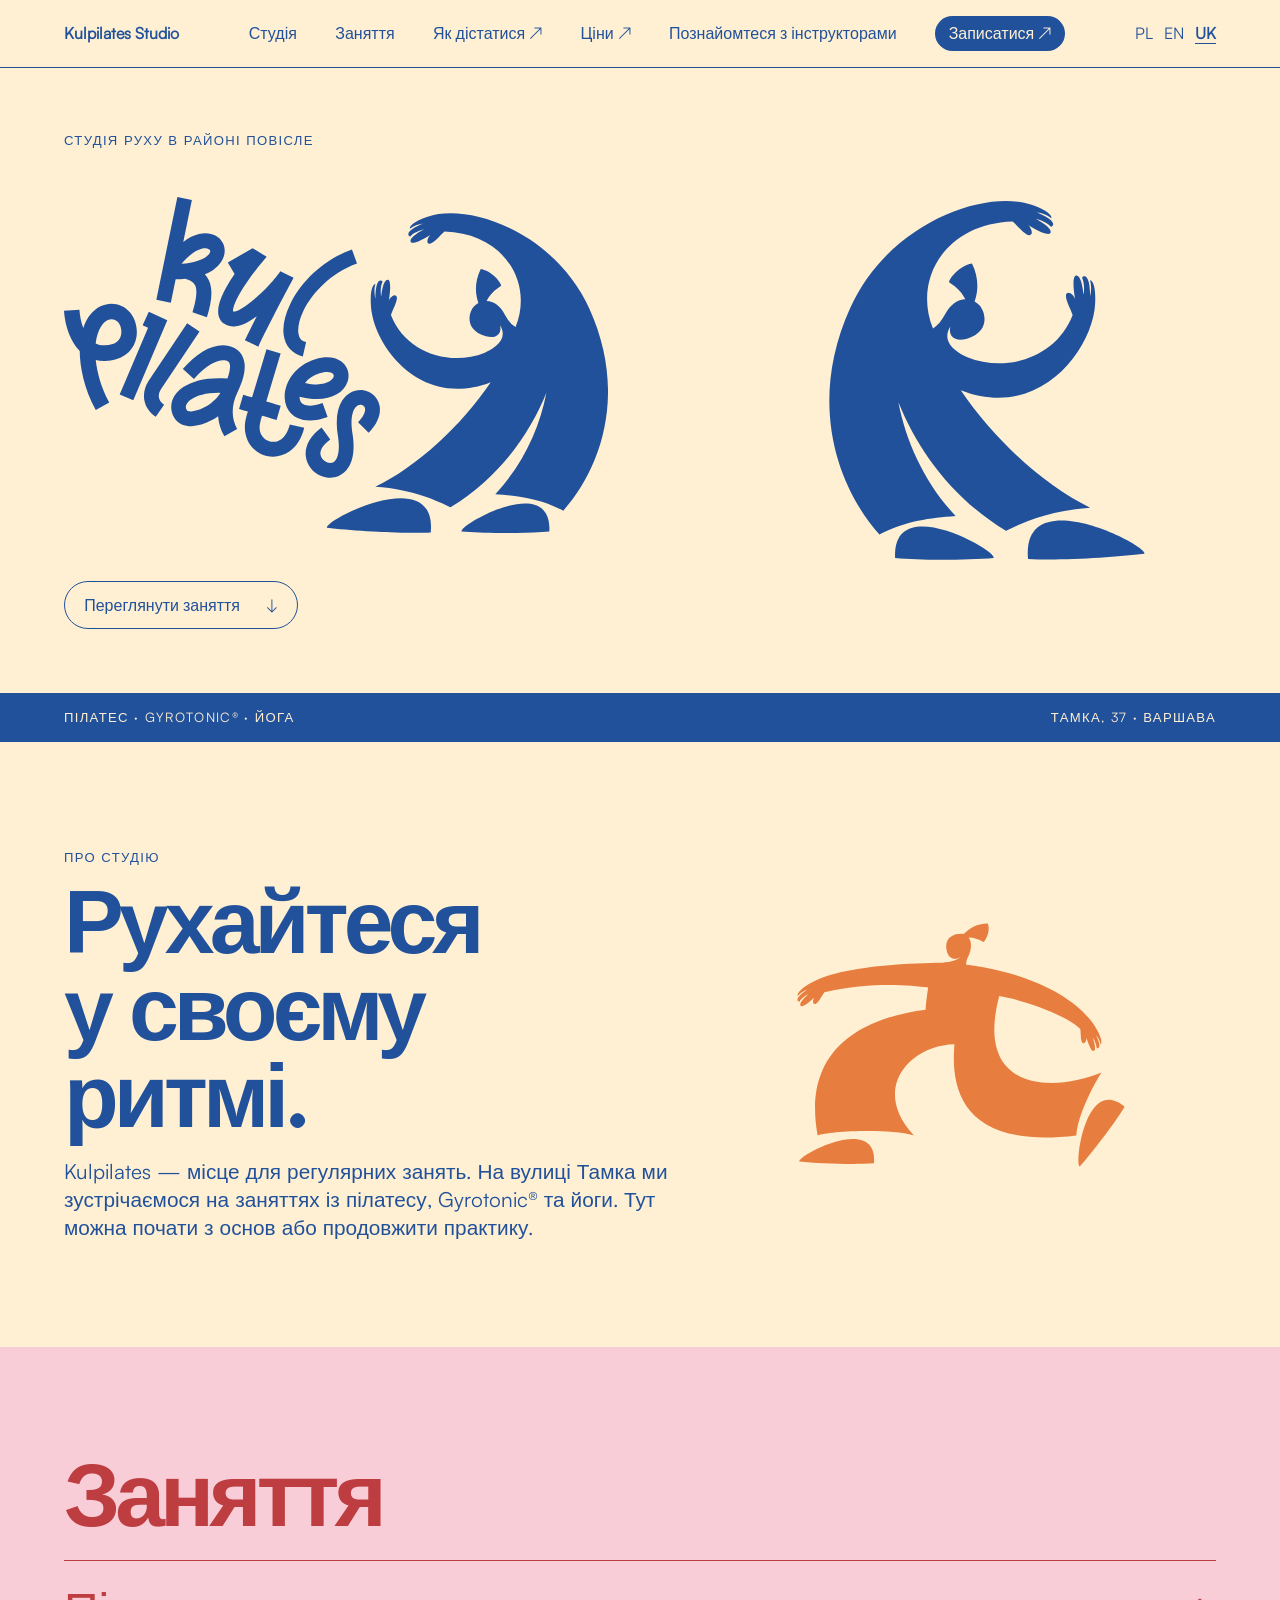
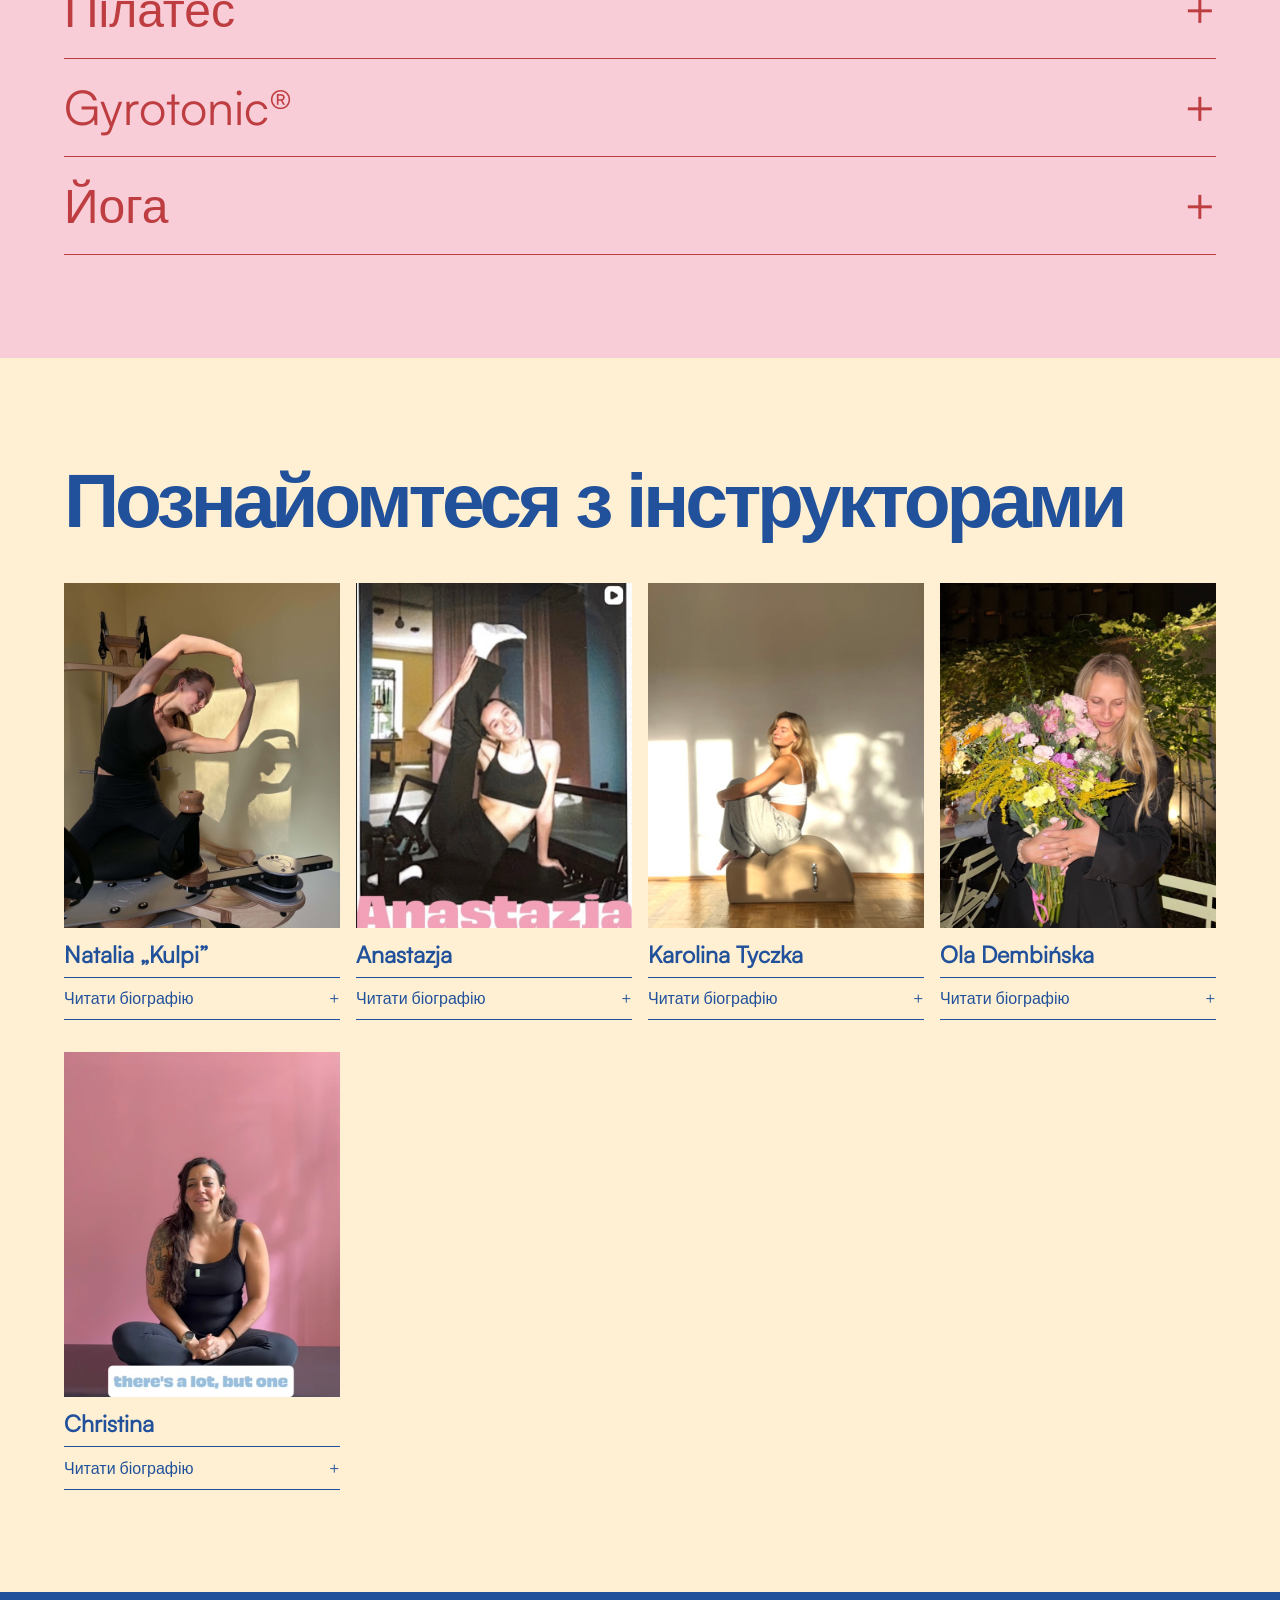
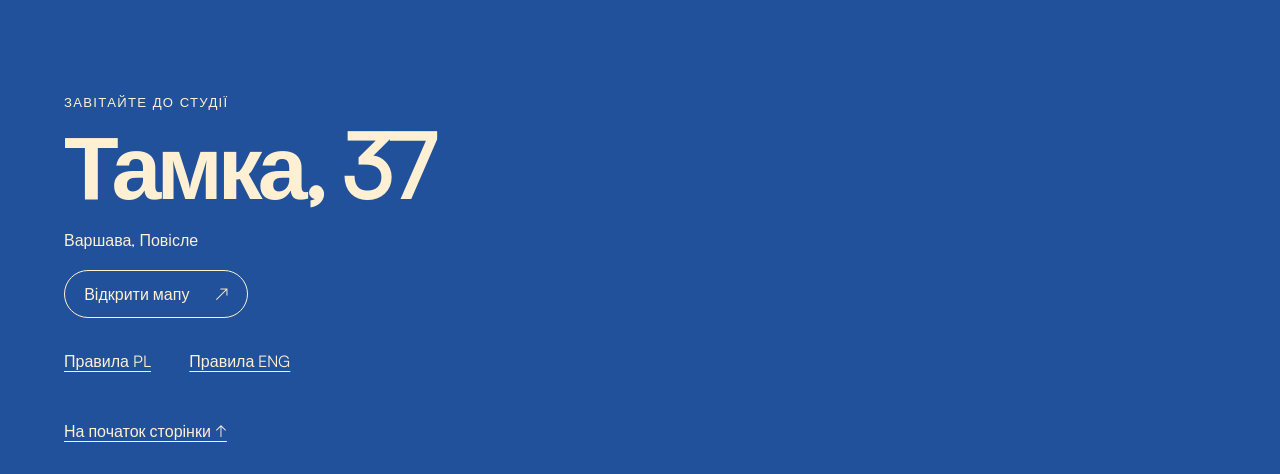
<file: uk.html>
<!doctype html>
<html lang="uk">
<head>
  <meta charset="utf-8">
  <meta name="viewport" content="width=device-width, initial-scale=1">
  <meta name="description" content="Студія Kulpilates у варшавському районі Повісле. Пілатес, Gyrotonic® та йога на вулиці Тамка, 37.">
  <title>Kulpilates Studio · Варшава</title>
  <link rel="stylesheet" href="style.css">
</head>
<body id="top">
  <header class="header">
    <a class="home" href="#top" aria-label="Kulpilates — початок сторінки">Kulpilates Studio</a>
    <nav aria-label="Головна навігація">
      <a href="#studio">Студія</a>
      <a href="#zajecia">Заняття</a>
      <a href="#adres">Як дістатися ↗</a>
      <a href="https://app.fitssey.com/kulpilates-studio/frontoffice/pricing/classes">Ціни ↗</a>
      <a href="#instruktorzy">Познайомтеся з інструкторами</a>
      <a class="booking" href="https://app.fitssey.com/kulpilates-studio/frontoffice">Записатися ↗</a>
    </nav>
    <nav class="languages" aria-label="Мова сайту"><a href="index.html" hreflang="pl" lang="pl" aria-label="Polski">PL</a><a href="en.html" hreflang="en" lang="en" aria-label="English">EN</a><a href="uk.html" hreflang="uk" lang="uk" aria-label="Українська" aria-current="page">UK</a></nav>
  </header>
  <main>
    <section class="hero" aria-label="Kulpilates Studio">
      <div class="hero-copy">
        <p class="label">Студія руху в районі Повісле</p>
        <h1><img src="assets/logo.svg" alt="Kulpilates"></h1>
        <a class="button" href="#zajecia">Переглянути заняття <span aria-hidden="true">↓</span></a>
      </div>
      <div class="hero-art"><img src="assets/ruch.svg" alt=""></div>
    </section>
    <div class="strip"><span>Пілатес · Gyrotonic® · Йога</span><span>Тамка, 37 · Варшава</span></div>
    <section class="intro" id="studio">
      <div>
        <p class="label">Про студію</p>
        <h2>Рухайтеся<br>у своєму ритмі.</h2>
        <p>Kulpilates — місце для регулярних занять. На вулиці Тамка ми зустрічаємося на заняттях із пілатесу, Gyrotonic® та йоги. Тут можна почати з основ або продовжити практику.</p>
      </div>
      <img src="assets/studio.svg" alt="" loading="lazy">
    </section>
    <section class="classes" id="zajecia">
      <h2>Заняття</h2>
      <details>
        <summary>Пілатес</summary>
        <div class="class-copy"><p>Пілатес поєднує зміцнення м’язів, розвиток рухливості, точність рухів і свідоме дихання. Пружини й рухома платформа реформера дають змогу підібрати опір для кожної людини.</p>
<p>Пропонуємо пілатес на реформері, на килимку та колові тренування на обладнанні. Є заняття в малих групах та індивідуальні сесії. Попередній досвід не потрібен.</p>
          <a class="class-book" href="https://app.fitssey.com/kulpilates-studio/frontoffice">Записатися через Fitssey ↗</a>
        </div>
      </details>
      <details>
        <summary>Gyrotonic®</summary>
        <div class="class-copy"><p>GYROTONIC® поєднує плавні колові й спіральні рухи зі свідомим диханням. Спеціальне обладнання дає змогу рухатися в різних площинах і розвивати рухливість хребта, силу та координацію.</p>
<p>Усі заняття індивідуальні. Темп і вправи добираємо відповідно до ваших можливостей та цілей. Попередній досвід не потрібен.</p>
<p>Стартовий пакет включає 3 індивідуальні заняття за 600 злотих і діє один місяць від першого відвідування.</p>
          <div class="gyro-gallery">
      <img src="photos/gyro-1.jpg" alt="Вправа на обладнанні GYROTONIC®" loading="lazy">
      <img src="photos/gyro-2.jpg" alt="Вправа на обладнанні GYROTONIC®" loading="lazy">
    </div><a class="class-book" href="https://app.fitssey.com/kulpilates-studio/frontoffice">Записатися через Fitssey ↗</a>
        </div>
      </details>
      <details>
        <summary>Йога</summary>
        <div class="class-copy"><p>Йога поєднує рух, свідоме дихання й уважність. У малій групі працюємо над силою, рухливістю, рівновагою та плавністю рухів і залишаємо час на розслаблення.</p>
<p>Можна почати без попереднього досвіду й займатися у власному темпі.</p>
          <a class="class-book" href="https://app.fitssey.com/kulpilates-studio/frontoffice">Записатися через Fitssey ↗</a>
        </div>
      </details>
    </section>
    <section class="team" id="instruktorzy">
      <h2>Познайомтеся з інструкторами</h2>
      <div class="profile-grid"><article class="profile">
      <img src="photos/kulpi.jpg" alt="Natalia „Kulpi”" width="400" height="500" loading="lazy">
      <h3>Natalia „Kulpi”</h3>
      <details><summary>Читати біографію<span class="visually-hidden"> · Natalia „Kulpi”</span></summary>
      <p>Наталія прийшла до йоги та пілатесу через танець. Вона веде заняття в малих групах і добирає вправи індивідуально, зокрема під час вагітності. Вивчає фізіотерапію, навчається в Polestar Pilates та опановує метод GYROTONIC®.</p></details>
    </article>
<article class="profile">
      <img src="photos/anastazja.jpg" alt="Anastazja" width="400" height="500" loading="lazy">
      <h3>Anastazja</h3>
      <details><summary>Читати біографію<span class="visually-hidden"> · Anastazja</span></summary>
      <p>Анастасія десять років займалася художньою гімнастикою, а потім викладала її дітям. Вона закінчила курс Polestar Pilates і веде заняття на реформері. Приділяє увагу точності рухів, рівномірному зміцненню тіла й допомагає початківцям освоїти обладнання.</p></details>
    </article>
<article class="profile">
      <img src="photos/karolina.jpg" alt="Karolina Tyczka" width="400" height="500" loading="lazy">
      <h3>Karolina Tyczka</h3>
      <details><summary>Читати біографію<span class="visually-hidden"> · Karolina Tyczka</span></summary>
      <p>Кароліна поєднує на заняттях із пілатесу задоволення від руху, контроль і точність. Вона ділиться порадами для повсякденного життя, а в групах середнього рівня регулярно розбирає вправу teaser.</p></details>
    </article>
<article class="profile">
      <img src="photos/ola.jpg" alt="Ola Dembińska" width="400" height="500" loading="lazy">
      <h3>Ola Dembińska</h3>
      <details><summary>Читати біографію<span class="visually-hidden"> · Ola Dembińska</span></summary>
      <p>Оля — сертифікована викладачка BASI Pilates Global Comprehensive. Вона приділяє увагу плавним переходам, рівновазі й контролю та дає час попрацювати над кожним рухом у власному темпі.</p></details>
    </article>
<article class="profile">
      <img src="photos/christina.jpg" alt="Christina" width="400" height="500" loading="lazy">
      <h3>Christina</h3>
      <details><summary>Читати біографію<span class="visually-hidden"> · Christina</span></summary>
      <p>Крістіна почала займатися пілатесом разом із мамою, а з реформером познайомилася після переїзду до Польщі. Серед її улюблених вправ — feet in straps. Вона веде групові заняття на реформері й проводить індивідуальні заняття за домовленістю.</p></details>
    </article></div>
    </section>
  </main>
  <footer id="adres">
    <p class="label">Завітайте до студії</p>
    <h2>Тамка, 37</h2>
    <p>Варшава, Повісле</p>
    <a class="button" href="https://www.google.com/maps/search/?api=1&amp;query=Kulpilates+Studio+Tamka+37+Warszawa">Відкрити мапу <span aria-hidden="true">↗</span></a>
    <nav class="legal" aria-label="Документи студії">
      <a href="regulamin-pl.html?from=uk" hreflang="pl">Правила PL</a>
      <a href="regulamin-en.html?from=uk" hreflang="en">Правила ENG</a>
    </nav>
    <a class="back" href="#top">На початок сторінки ↑</a>
  </footer>
</body>
</html>
</file>
<file: style.css>
@font-face {
  font-family: Satoshi;
  src: url("assets/Satoshi-Regular.woff2") format("woff2");
  font-display: swap;
}
@font-face {
  font-family: Obviously;
  src: local("Obviously Black"), local("Obviously-Black");
  font-weight: 900;
}
:root {
  --blue: #21519b;
  --red: #bd3d40;
  --cream: #fff0d3;
  --pink: #f9cdd7;
  --gutter: clamp(1.15rem, 5vw, 5rem);
  color: var(--blue);
  background: var(--cream);
  font-family: Satoshi, sans-serif;
}
* { box-sizing: border-box; }
html { scroll-behavior: smooth; }
body, h1, h2, p { margin: 0; }
img { display: block; max-width: 100%; }
a { color: inherit; text-underline-offset: .22em; }
a:hover { text-decoration-thickness: 2px; }
:focus-visible { outline: 3px solid currentColor; outline-offset: 5px; }
.header, .strip {
  display: flex;
  justify-content: space-between;
  align-items: center;
  gap: .8rem 1.5rem;
  padding: 1rem var(--gutter);
}
.header { border-bottom: 1px solid; flex-wrap: wrap; }
.header a { text-decoration: none; }
.header a:hover { text-decoration: underline; }
.home { font-weight: bold; }
nav { display: flex; gap: clamp(.85rem, 3vw, 2.8rem); }
.hero { display: grid; grid-template-columns: 1.12fr 1fr; }
.hero-copy {
  display: grid;
  justify-items: start;
  align-content: center;
  gap: clamp(1.25rem, 4vw, 3rem);
  padding: clamp(2rem, 5vw, 5rem) var(--gutter);
}
h1 { width: min(100%, 34rem); }
.label, .strip {
  font-size: .82rem;
  letter-spacing: .1em;
  text-transform: uppercase;
}
.hero-art {
  min-width: 0;
  display: grid;
  place-items: center;
  background: var(--cream);
  padding: clamp(1rem, 3vw, 3rem);
}
.hero-art img { width: min(100%, 38rem); transform: scaleX(-1); }
.button {
  display: inline-flex;
  align-items: center;
  justify-content: space-between;
  gap: 1.6rem;
  border: 1px solid currentColor;
  border-radius: 100px;
  padding: .75rem 1.2rem;
  text-decoration: none;
}
.button:hover { background: var(--blue); color: var(--cream); }
.strip { background: var(--blue); color: var(--cream); }
.intro {
  display: grid;
  grid-template-columns: 1.2fr 1fr;
  align-items: center;
  gap: 2rem;
  padding: clamp(3rem, 8vw, 8rem) var(--gutter);
}
.intro img { width: min(100%, 25rem); justify-self: center; }
h2 {
  font: 900 clamp(2.5rem, 7vw, 7rem)/.97 Obviously, "Arial Black", Satoshi, sans-serif;
  letter-spacing: -.055em;
  overflow-wrap: break-word;
}
.intro h2, footer h2 { margin: .65rem 0 1.25rem; }
.intro p:last-child, details p { max-width: 45ch; font-size: clamp(1.02rem, 2vw, 1.3rem); }
.classes { background: var(--pink); color: var(--red); padding: clamp(3rem, 8vw, 7rem) var(--gutter); }
.classes h2 { margin-bottom: 1.5rem; }
details { border-top: 1px solid; }
details:last-child { border-bottom: 1px solid; }
summary {
  display: flex;
  align-items: center;
  justify-content: space-between;
  padding: 1rem 0;
  font-size: clamp(1.4rem, 4vw, 3rem);
  cursor: pointer;
  list-style: none;
}
summary::-webkit-details-marker { display: none; }
summary::after { content: "+"; }
details[open] summary::after { content: "−"; }
details p { padding-bottom: 1.3rem; }
footer { background: var(--blue); color: var(--cream); padding: clamp(3rem, 8vw, 7rem) var(--gutter) 2rem; }
footer .button { margin-top: 1.2rem; }
footer .button:hover { color: var(--blue); background: var(--cream); }
.back { display: block; width: fit-content; margin-top: 3rem; }
@media (max-width: 700px) {
  .hero, .intro { grid-template-columns: 1fr; }
  .hero-art img { width: min(90%, 23rem); }
  .intro img { width: min(80%, 18rem); }
  .strip { flex-wrap: wrap; }
}
@media (prefers-reduced-motion: reduce) {
  html { scroll-behavior: auto; }
}

.header nav, .legal { flex-wrap: wrap; align-items: center; }
.header .languages { gap: .7rem; }
.languages [aria-current="page"] { text-decoration: underline; font-weight: bold; }
.header .booking { background: var(--blue); color: var(--cream); border-radius: 100px; padding: .4rem .85rem; }
.legal { margin-top: 2rem; }
.terms { max-width: 60rem; margin: auto; padding: 2.5rem var(--gutter) 4rem; overflow-wrap: anywhere; }
.terms h1 { width: auto; font-size: clamp(1.7rem, 5vw, 3.5rem); }
.terms h2 { font: bold clamp(1.2rem, 3vw, 1.7rem)/1.2 Satoshi, sans-serif; letter-spacing: normal; margin-top: 2rem; }
.terms p { margin-top: .8rem; line-height: 1.55; }

.class-copy { padding-bottom: 1.8rem; }
.class-copy p { max-width: 65ch; }
.class-book { display: inline-block; font-weight: bold; margin-top: .5rem; }
.gyro-gallery {
  display: grid;
  grid-template-columns: repeat(2, minmax(0, 1fr));
  gap: .8rem;
  max-width: 44rem;
  margin: .5rem 0 1rem;
}
.gyro-gallery img { width: 100%; aspect-ratio: 3 / 4; object-fit: cover; }
.team { padding: clamp(3rem, 8vw, 7rem) var(--gutter); }
.team h2 { margin-bottom: clamp(1.5rem, 4vw, 3rem); font-size: clamp(2.4rem, 6vw, 6rem); }
.profile-grid { display: grid; grid-template-columns: repeat(auto-fit, minmax(min(100%, 15rem), 1fr)); align-items: start; gap: 2rem 1rem; }
.profile { min-width: 0; }
.profile img { width: 100%; height: auto; aspect-ratio: 4 / 5; object-fit: cover; object-position: center 30%; }
.profile h3 { font-size: 1.45rem; margin: .7rem 0 .45rem; }
.profile summary { font-size: 1rem; padding: .6rem 0; }
.profile p { font-size: 1rem; }
.visually-hidden { position: absolute; width: 1px; height: 1px; overflow: hidden; clip-path: inset(50%); white-space: nowrap; }
</file>
